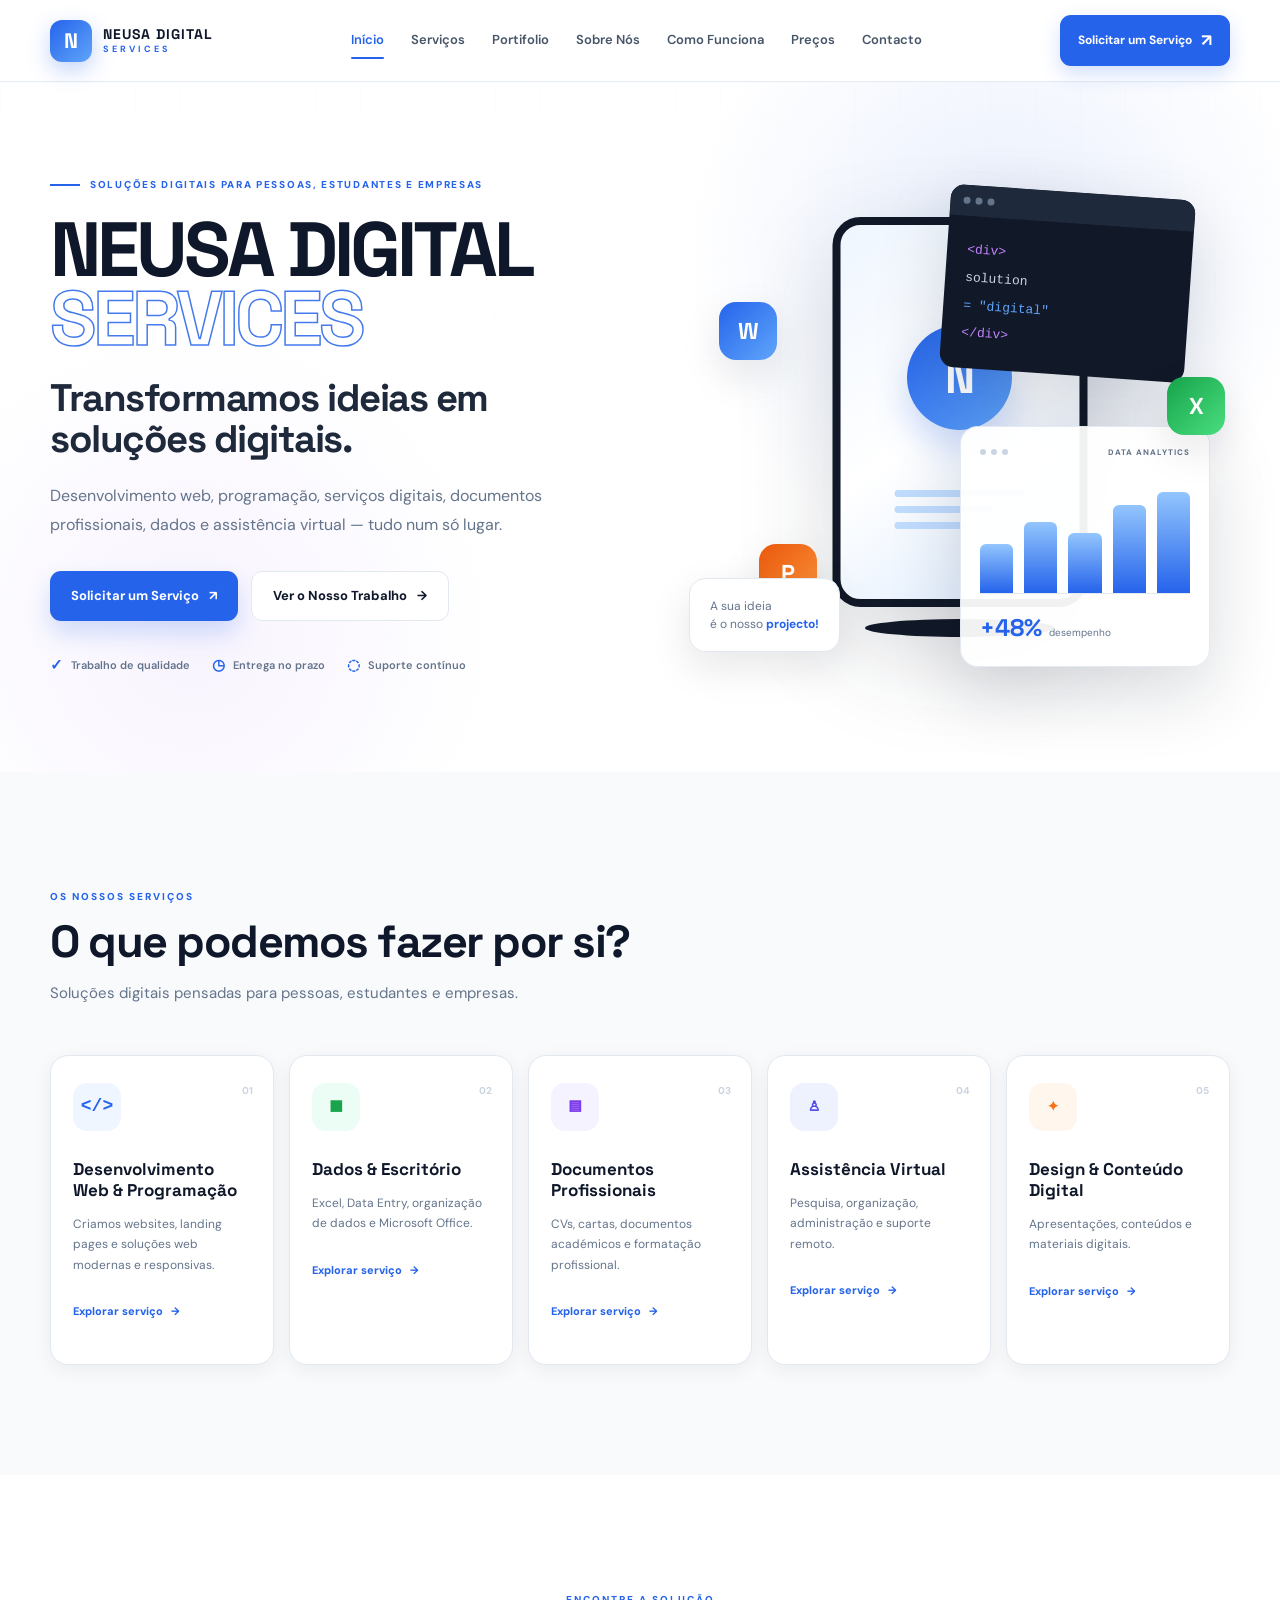
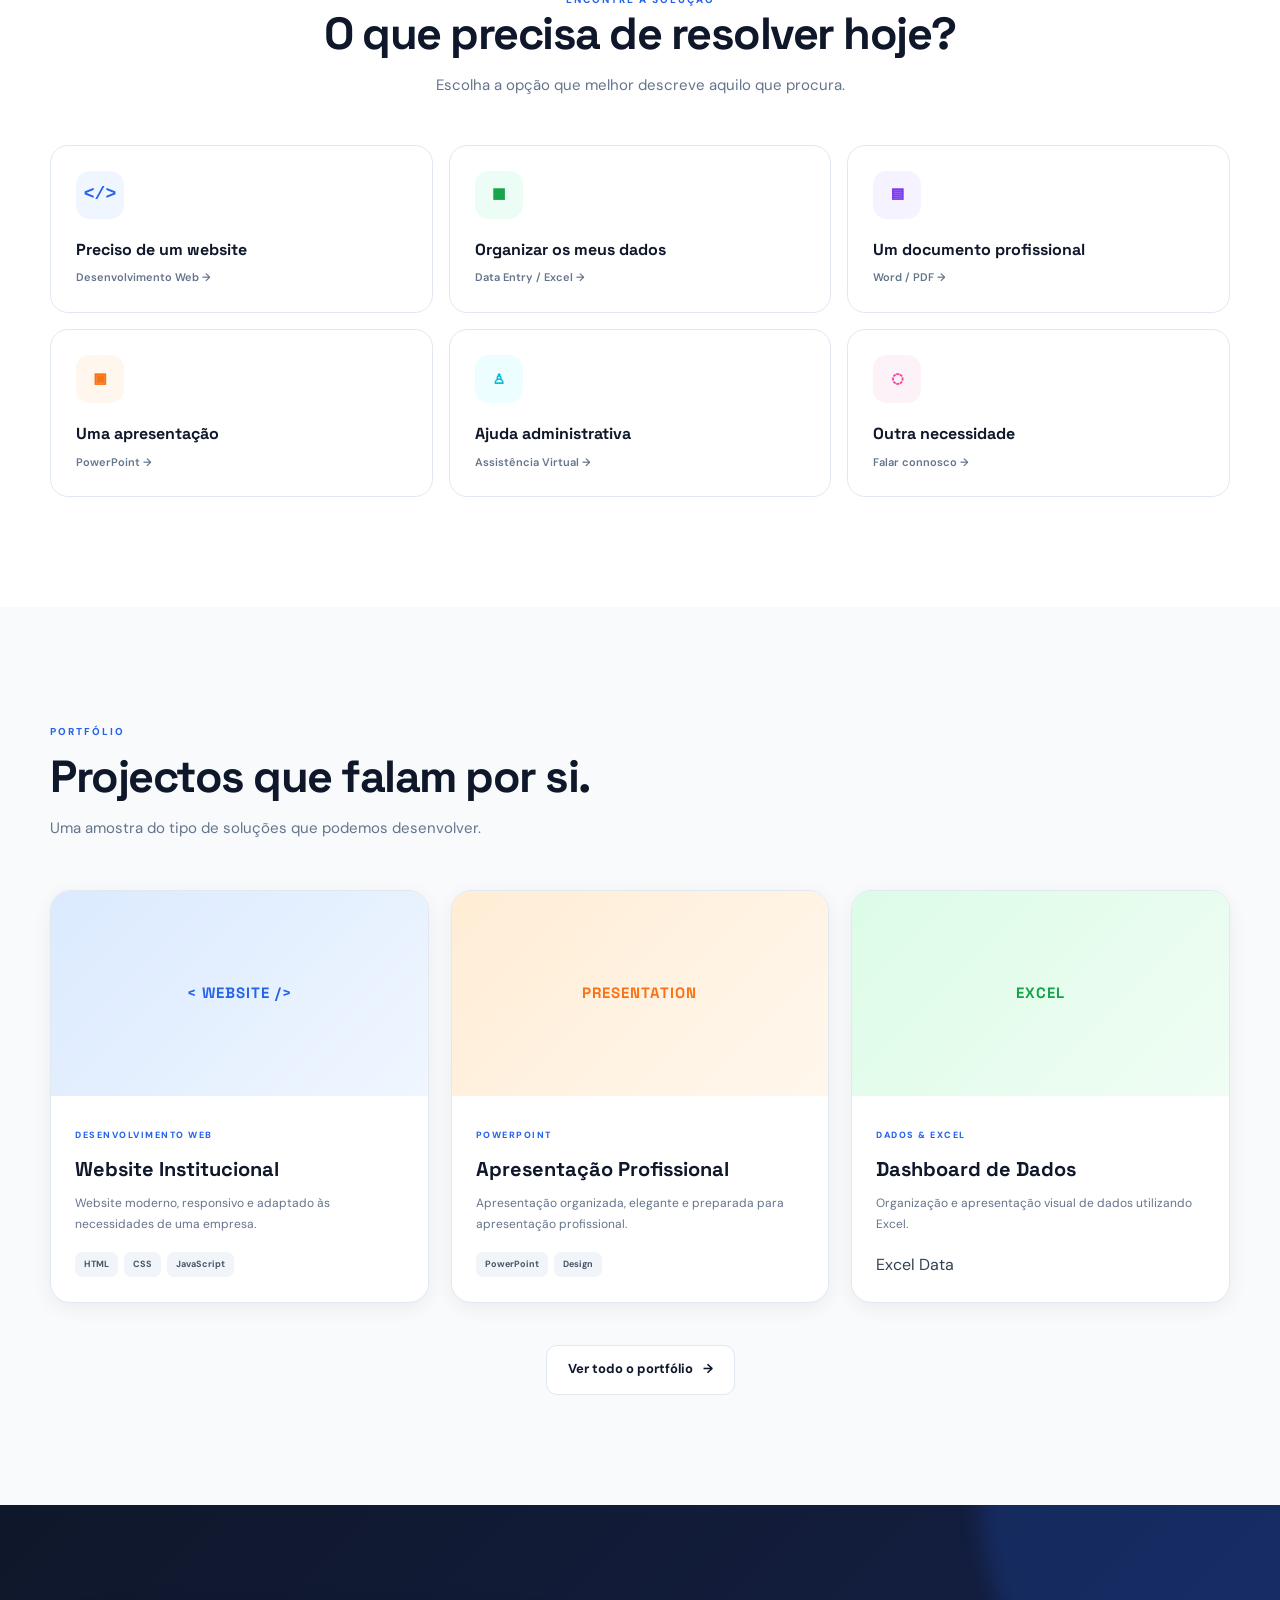
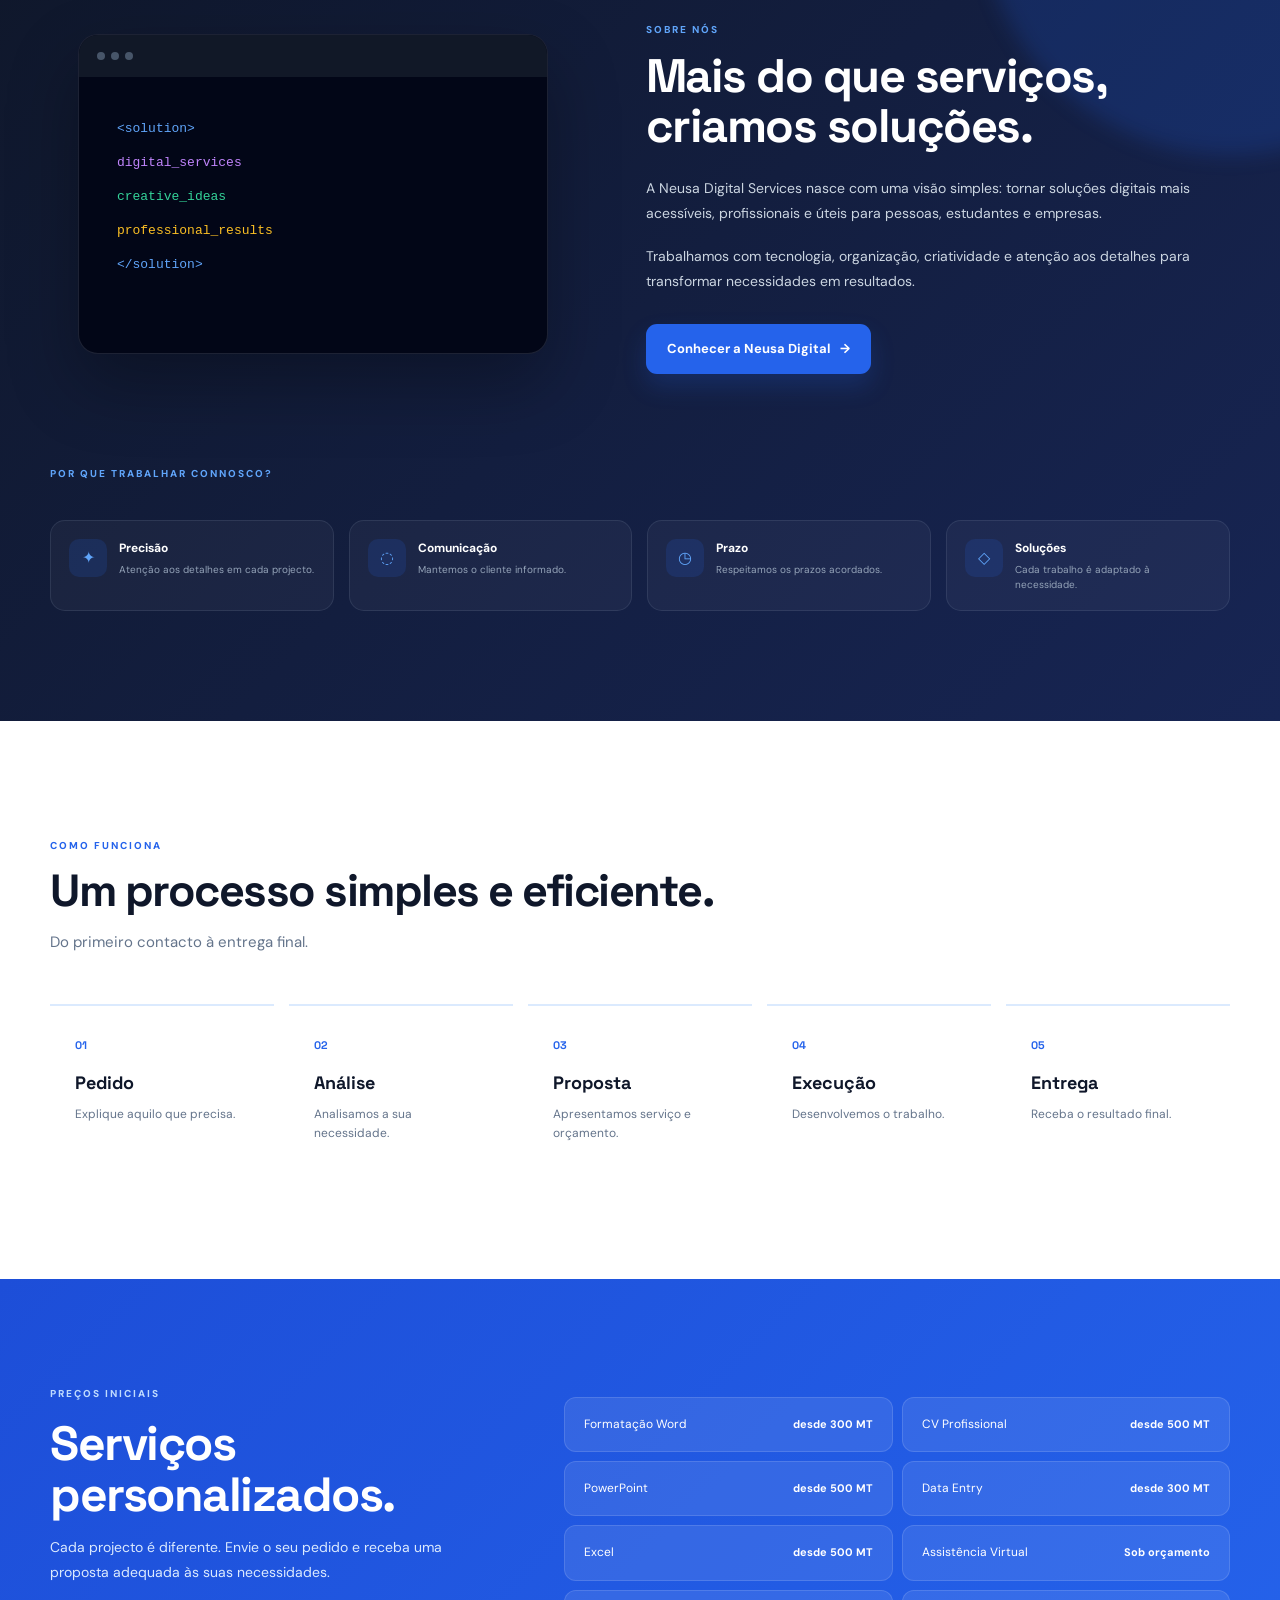
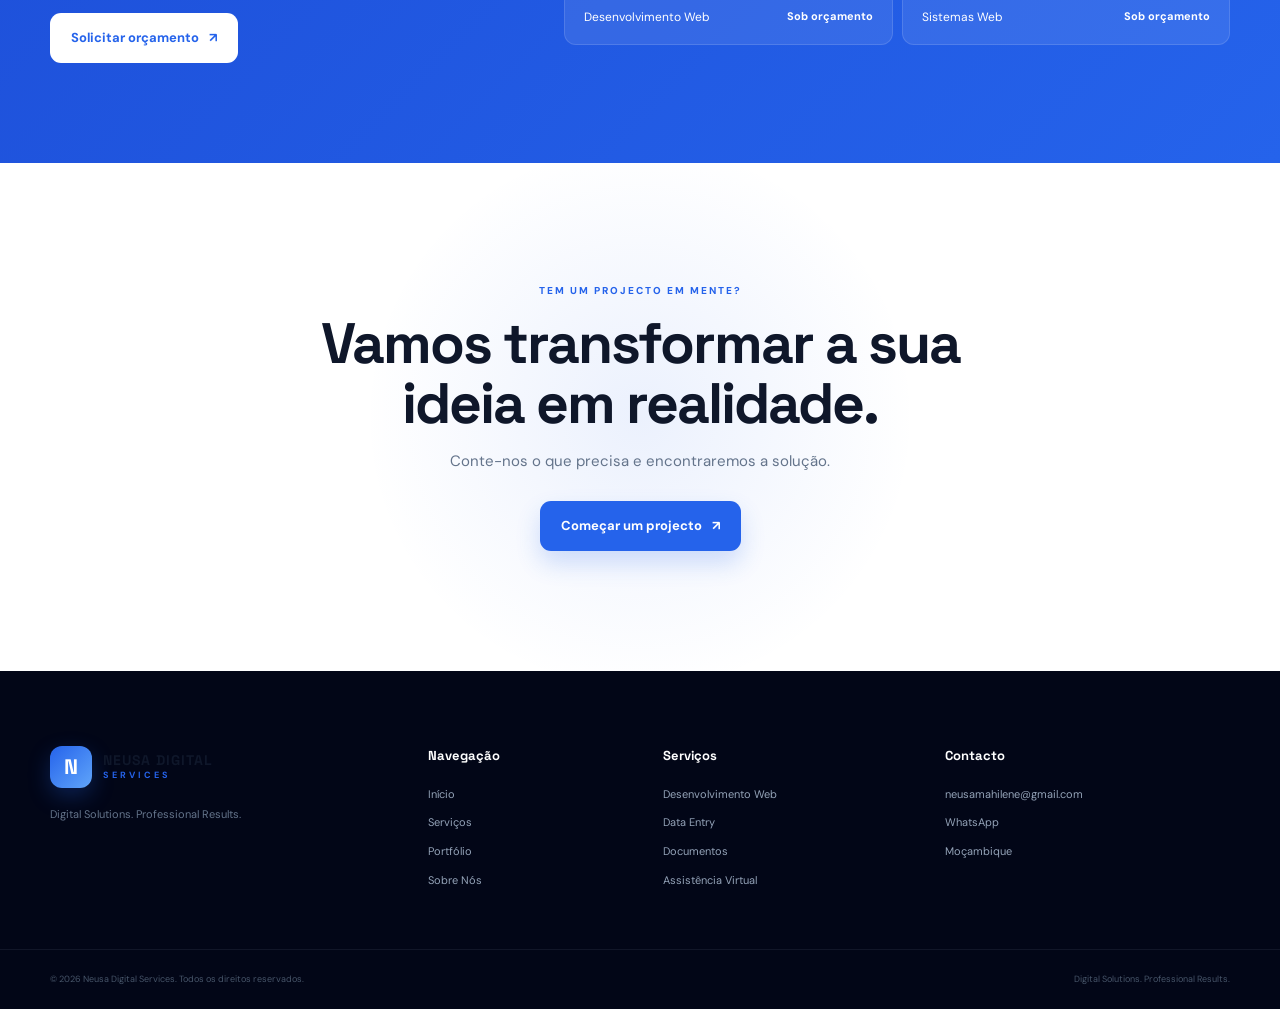
<file: index.html>
<!DOCTYPE html>
<html lang="pt-PT">

<head>
    <meta charset="UTF-8">

    <meta name="viewport"
          content="width=device-width, initial-scale=1.0">

    <meta name="description"
          content="Neusa Digital Services — soluções digitais, desenvolvimento web, documentos profissionais, dados e assistência virtual.">

    <meta name="keywords"
          content="Neusa Digital Services, desenvolvimento web, programação, Excel, Word, PowerPoint, assistência virtual, data entry">

    <meta name="author"
          content="Neusa Digital Services">

    <title>Neusa Digital Services | Soluções Digitais</title>

    <!-- GOOGLE FONTS -->
    <link rel="preconnect"
          href="https://fonts.googleapis.com">

    <link rel="preconnect"
          href="https://fonts.gstatic.com"
          crossorigin>

    <link href="https://fonts.googleapis.com/css2?family=DM+Sans:wght@400;500;600;700&family=Space+Grotesk:wght@500;600;700&display=swap"
          rel="stylesheet">

    <!-- CSS -->
    <link rel="stylesheet"
          href="style.css">
</head>


<body>

<!-- =====================================================
     HEADER
===================================================== -->

<header class="site-header">

    <div class="container header-content">

        <!-- LOGO -->
        <a href="index.html"
           class="logo">

            <div class="logo-symbol">
                N
            </div>

            <div class="logo-text">
                <strong>NEUSA DIGITAL</strong>
                <span>SERVICES</span>
            </div>

        </a>


        <!-- MENU DESKTOP -->

        <nav class="main-nav">

            <a href="index.html"
               class="active">
                Início
            </a>

            <a href="serviços.html">
                Serviços
            </a>

            <a href="portifolio.html">
                Portifolio
            </a>

            <a href="sobre.html">
                Sobre Nós
            </a>

            <a href="#processo">
                Como Funciona
            </a>

            <a href="#precos">
                Preços
            </a>

            <a href="contacto.html">
                Contacto
            </a>

        </nav>


        <!-- BOTÃO -->

        <a href="contacto.html"
           class="header-button">

            Solicitar um Serviço

            <span>↗</span>

        </a>


        <!-- MENU MOBILE -->

        <button class="menu-button"
                id="menuButton"
                aria-label="Abrir menu">

            ☰

        </button>

    </div>

</header>



<!-- =====================================================
     MENU MOBILE
===================================================== -->

<div class="mobile-menu"
     id="mobileMenu">

    <a href="index.html">
        Início
    </a>

    <a href="servicos.html">
        Serviços
    </a>

    <a href="portfolio.html">
        Portfólio
    </a>

    <a href="sobre.html">
        Sobre Nós
    </a>

    <a href="#processo">
        Como Funciona
    </a>

    <a href="#precos">
        Preços
    </a>

    <a href="contacto.html">
        Contacto
    </a>

</div>



<!-- =====================================================
     HERO
===================================================== -->

<section class="hero">

    <div class="hero-background"></div>

    <div class="container hero-content">


        <!-- TEXTO -->

        <div class="hero-text">

            <div class="hero-label">

                <span class="label-line"></span>

                SOLUÇÕES DIGITAIS PARA PESSOAS,
                ESTUDANTES E EMPRESAS

            </div>


            <h1>

                NEUSA DIGITAL

                <span>
                    SERVICES
                </span>

            </h1>


            <h2>
                Transformamos ideias
                em soluções digitais.
            </h2>


            <p class="hero-description">

                Desenvolvimento web, programação,
                serviços digitais, documentos profissionais,
                dados e assistência virtual — tudo num só lugar.

            </p>


            <!-- BOTÕES -->

            <div class="hero-buttons">

                <a href="contacto.html"
                   class="primary-button">

                    Solicitar um Serviço

                    <span>↗</span>

                </a>


                <a href="portfolio.html"
                   class="secondary-button">

                    Ver o Nosso Trabalho

                    <span>→</span>

                </a>

            </div>


            <!-- CONFIANÇA -->

            <div class="hero-trust">

                <div>

                    <strong>✓</strong>

                    <span>
                        Trabalho de qualidade
                    </span>

                </div>


                <div>

                    <strong>◷</strong>

                    <span>
                        Entrega no prazo
                    </span>

                </div>


                <div>

                    <strong>◌</strong>

                    <span>
                        Suporte contínuo
                    </span>

                </div>

            </div>

        </div>



        <!-- VISUAL -->

        <div class="hero-visual">


            <!-- CARTÃO DE CÓDIGO -->

            <div class="code-card">

                <div class="code-top">

                    <span></span>
                    <span></span>
                    <span></span>

                </div>


                <div class="code-content">

                    <span class="purple">
                        &lt;div&gt;
                    </span>

                    <span>
                        solution
                    </span>

                    <span class="blue">
                        = "digital"
                    </span>

                    <span class="purple">
                        &lt;/div&gt;
                    </span>

                </div>

            </div>



            <!-- ÍCONES OFFICE -->

            <div class="floating-app word">

                W

            </div>


            <div class="floating-app excel">

                X

            </div>


            <div class="floating-app powerpoint">

                P

            </div>



            <!-- DASHBOARD -->

            <div class="dashboard-card">

                <div class="dashboard-header">

                    <div class="dashboard-dots">

                        <span></span>
                        <span></span>
                        <span></span>

                    </div>

                    <small>
                        DATA ANALYTICS
                    </small>

                </div>


                <div class="dashboard-chart">

                    <div
                        class="bar"
                        style="height:45%">
                    </div>

                    <div
                        class="bar"
                        style="height:65%">
                    </div>

                    <div
                        class="bar"
                        style="height:55%">
                    </div>

                    <div
                        class="bar"
                        style="height:80%">
                    </div>

                    <div
                        class="bar"
                        style="height:92%">
                    </div>

                </div>


                <div class="dashboard-number">

                    <strong>
                        +48%
                    </strong>

                    <span>
                        desempenho
                    </span>

                </div>

            </div>



            <!-- ELEMENTO CENTRAL -->

            <div class="hero-device">

                <div class="device-screen">

                    <div class="device-person">

                        N

                    </div>

                    <div class="device-lines">

                        <span></span>
                        <span></span>
                        <span></span>

                    </div>

                </div>


                <div class="device-base"></div>

            </div>



            <!-- FRASE -->

            <div class="idea-message">

                A sua ideia

                <br>

                é o nosso

                <strong>
                    projecto!
                </strong>

            </div>

        </div>

    </div>

</section>



<!-- =====================================================
     SERVIÇOS
===================================================== -->

<section class="services-section"
         id="servicos">

    <div class="container">


        <div class="section-heading">

            <span class="section-label">
                OS NOSSOS SERVIÇOS
            </span>

            <h2>
                O que podemos fazer por si?
            </h2>

            <p>
                Soluções digitais pensadas para
                pessoas, estudantes e empresas.
            </p>

        </div>



        <div class="services-grid">


            <!-- SERVIÇO 1 -->

            <article class="service-card">

                <div class="service-icon blue">
                    &lt;/&gt;
                </div>

                <span class="service-number">
                    01
                </span>

                <h3>
                    Desenvolvimento Web
                    & Programação
                </h3>

                <p>

                    Criamos websites,
                    landing pages e soluções
                    web modernas e responsivas.

                </p>

                <a href="desenvolvimento-web.html">

                    Explorar serviço

                    <span>→</span>

                </a>

            </article>



            <!-- SERVIÇO 2 -->

            <article class="service-card">

                <div class="service-icon green">
                    ▦
                </div>

                <span class="service-number">
                    02
                </span>

                <h3>
                    Dados & Escritório
                </h3>

                <p>

                    Excel, Data Entry,
                    organização de dados
                    e Microsoft Office.

                </p>

                <a href="servicos.html">

                    Explorar serviço

                    <span>→</span>

                </a>

            </article>



            <!-- SERVIÇO 3 -->

            <article class="service-card">

                <div class="service-icon purple">
                    ▤
                </div>

                <span class="service-number">
                    03
                </span>

                <h3>
                    Documentos
                    Profissionais
                </h3>

                <p>

                    CVs, cartas,
                    documentos académicos
                    e formatação profissional.

                </p>

                <a href="servicos.html">

                    Explorar serviço

                    <span>→</span>

                </a>

            </article>



            <!-- SERVIÇO 4 -->

            <article class="service-card">

                <div class="service-icon violet">
                    ♙
                </div>

                <span class="service-number">
                    04
                </span>

                <h3>
                    Assistência Virtual
                </h3>

                <p>

                    Pesquisa, organização,
                    administração e
                    suporte remoto.

                </p>

                <a href="servicos.html">

                    Explorar serviço

                    <span>→</span>

                </a>

            </article>



            <!-- SERVIÇO 5 -->

            <article class="service-card">

                <div class="service-icon orange">
                    ✦
                </div>

                <span class="service-number">
                    05
                </span>

                <h3>
                    Design & Conteúdo
                    Digital
                </h3>

                <p>

                    Apresentações,
                    conteúdos e materiais
                    digitais.

                </p>

                <a href="servicos.html">

                    Explorar serviço

                    <span>→</span>

                </a>

            </article>

        </div>

    </div>

</section>



<!-- =====================================================
     ESCOLHA O SERVIÇO
===================================================== -->

<section class="solution-section">

    <div class="container">


        <div class="solution-heading">

            <span>
                ENCONTRE A SOLUÇÃO
            </span>

            <h2>
                O que precisa de resolver hoje?
            </h2>

            <p>
                Escolha a opção que melhor
                descreve aquilo que procura.
            </p>

        </div>



        <div class="solution-grid">


            <a href="desenvolvimento-web.html"
               class="solution-card">

                <div class="solution-icon">
                    &lt;/&gt;
                </div>

                <strong>
                    Preciso de um website
                </strong>

                <small>
                    Desenvolvimento Web →
                </small>

            </a>



            <a href="servicos.html"
               class="solution-card">

                <div class="solution-icon green">
                    ▦
                </div>

                <strong>
                    Organizar os meus dados
                </strong>

                <small>
                    Data Entry / Excel →
                </small>

            </a>



            <a href="servicos.html"
               class="solution-card">

                <div class="solution-icon purple">
                    ▤
                </div>

                <strong>
                    Um documento profissional
                </strong>

                <small>
                    Word / PDF →
                </small>

            </a>



            <a href="servicos.html"
               class="solution-card">

                <div class="solution-icon orange">
                    ▣
                </div>

                <strong>
                    Uma apresentação
                </strong>

                <small>
                    PowerPoint →
                </small>

            </a>



            <a href="servicos.html"
               class="solution-card">

                <div class="solution-icon cyan">
                    ♙
                </div>

                <strong>
                    Ajuda administrativa
                </strong>

                <small>
                    Assistência Virtual →
                </small>

            </a>



            <a href="contacto.html"
               class="solution-card">

                <div class="solution-icon pink">
                    ◌
                </div>

                <strong>
                    Outra necessidade
                </strong>

                <small>
                    Falar connosco →
                </small>

            </a>

        </div>

    </div>

</section>



<!-- =====================================================
     PORTFÓLIO
===================================================== -->

<section class="portfolio-section"
         id="portfolio">

    <div class="container">


        <div class="section-heading">

            <span class="section-label">
                PORTFÓLIO
            </span>

            <h2>
                Projectos que falam por si.
            </h2>

            <p>
                Uma amostra do tipo de soluções
                que podemos desenvolver.
            </p>

        </div>



        <div class="portfolio-grid">


            <article class="portfolio-card">

                <div class="portfolio-preview website-preview">

                    <span>
                        &lt; WEBSITE /&gt;
                    </span>

                </div>

                <div class="portfolio-content">

                    <small>
                        DESENVOLVIMENTO WEB
                    </small>

                    <h3>
                        Website Institucional
                    </h3>

                    <p>
                        Website moderno, responsivo
                        e adaptado às necessidades
                        de uma empresa.
                    </p>

                    <div class="portfolio-tags">

                        <span>
                            HTML
                        </span>

                        <span>
                            CSS
                        </span>

                        <span>
                            JavaScript
                        </span>

                    </div>

                </div>

            </article>



            <article class="portfolio-card">

                <div class="portfolio-preview powerpoint-preview">

                    <span>
                        PRESENTATION
                    </span>

                </div>

                <div class="portfolio-content">

                    <small>
                        POWERPOINT
                    </small>

                    <h3>
                        Apresentação Profissional
                    </h3>

                    <p>
                        Apresentação organizada,
                        elegante e preparada para
                        apresentação profissional.
                    </p>

                    <div class="portfolio-tags">

                        <span>
                            PowerPoint
                        </span>

                        <span>
                            Design
                        </span>

                    </div>

                </div>

            </article>



            <article class="portfolio-card">

                <div class="portfolio-preview excel-preview">

                    <span>
                        EXCEL
                    </span>

                </div>

                <div class="portfolio-content">

                    <small>
                        DADOS & EXCEL
                    </small>

                    <h3>
                        Dashboard de Dados
                    </h3>

                    <p>
                        Organização e apresentação
                        visual de dados utilizando
                        Excel.
                    </p>

                    <div class="portifolio-tags">

                        <span>
                            Excel
                        </span>

                        <span>
                            Data
                        </span>

                    </div>

                </div>

            </article>

        </div>


        <div class="center-button">

            <a href="portifolio.html"
               class="outline-button">

                Ver todo o portfólio

                <span>→</span>

            </a>

        </div>

    </div>

</section>



<!-- =====================================================
     SOBRE
===================================================== -->

<section class="about-section"
         id="sobre">

    <div class="container about-grid">


        <div class="about-visual">

            <div class="about-screen">

                <div class="screen-header">

                    <span></span>
                    <span></span>
                    <span></span>

                </div>

                <div class="screen-code">

                    <span>&lt;solution&gt;</span>

                    <span>
                        digital_services
                    </span>

                    <span>
                        creative_ideas
                    </span>

                    <span>
                        professional_results
                    </span>

                    <span>&lt;/solution&gt;</span>

                </div>

            </div>

        </div>



        <div class="about-text">

            <span class="section-label light-label">
                SOBRE NÓS
            </span>

            <h2>
                Mais do que serviços,
                criamos soluções.
            </h2>

            <p>

                A Neusa Digital Services nasce
                com uma visão simples:
                tornar soluções digitais mais
                acessíveis, profissionais e úteis
                para pessoas, estudantes e empresas.

            </p>

            <p>

                Trabalhamos com tecnologia,
                organização, criatividade e
                atenção aos detalhes para
                transformar necessidades em
                resultados.

            </p>

            <a href="sobre.html"
               class="primary-button">

                Conhecer a Neusa Digital

                <span>→</span>

            </a>

        </div>



        <div class="why-us">

            <span class="section-label light-label">
                POR QUE TRABALHAR CONNOSCO?
            </span>


            <div class="why-grid">


                <div class="why-item">

                    <div class="why-icon">
                        ✦
                    </div>

                    <div>

                        <strong>
                            Precisão
                        </strong>

                        <small>
                            Atenção aos detalhes
                            em cada projecto.
                        </small>

                    </div>

                </div>



                <div class="why-item">

                    <div class="why-icon">
                        ◌
                    </div>

                    <div>

                        <strong>
                            Comunicação
                        </strong>

                        <small>
                            Mantemos o cliente
                            informado.
                        </small>

                    </div>

                </div>



                <div class="why-item">

                    <div class="why-icon">
                        ◷
                    </div>

                    <div>

                        <strong>
                            Prazo
                        </strong>

                        <small>
                            Respeitamos os prazos
                            acordados.
                        </small>

                    </div>

                </div>



                <div class="why-item">

                    <div class="why-icon">
                        ◇
                    </div>

                    <div>

                        <strong>
                            Soluções
                        </strong>

                        <small>
                            Cada trabalho é
                            adaptado à necessidade.
                        </small>

                    </div>

                </div>

            </div>

        </div>

    </div>

</section>



<!-- =====================================================
     PROCESSO
===================================================== -->

<section class="process-section"
         id="processo">

    <div class="container">


        <div class="section-heading">

            <span class="section-label">
                COMO FUNCIONA
            </span>

            <h2>
                Um processo simples e eficiente.
            </h2>

            <p>
                Do primeiro contacto à entrega final.
            </p>

        </div>



        <div class="process-grid">


            <div class="process-item">

                <span class="process-number">
                    01
                </span>

                <h3>
                    Pedido
                </h3>

                <p>
                    Explique aquilo
                    que precisa.
                </p>

            </div>



            <div class="process-item">

                <span class="process-number">
                    02
                </span>

                <h3>
                    Análise
                </h3>

                <p>
                    Analisamos a
                    sua necessidade.
                </p>

            </div>



            <div class="process-item">

                <span class="process-number">
                    03
                </span>

                <h3>
                    Proposta
                </h3>

                <p>
                    Apresentamos
                    serviço e orçamento.
                </p>

            </div>



            <div class="process-item">

                <span class="process-number">
                    04
                </span>

                <h3>
                    Execução
                </h3>

                <p>
                    Desenvolvemos
                    o trabalho.
                </p>

            </div>



            <div class="process-item">

                <span class="process-number">
                    05
                </span>

                <h3>
                    Entrega
                </h3>

                <p>
                    Receba o resultado
                    final.
                </p>

            </div>

        </div>

    </div>

</section>



<!-- =====================================================
     PREÇOS
===================================================== -->

<section class="pricing-section"
         id="precos">

    <div class="container pricing-grid">


        <div class="pricing-intro">

            <span>
                PREÇOS INICIAIS
            </span>

            <h2>
                Serviços personalizados.
            </h2>

            <p>

                Cada projecto é diferente.
                Envie o seu pedido e receba
                uma proposta adequada às
                suas necessidades.

            </p>

            <a href="contacto.html"
               class="white-button">

                Solicitar orçamento

                <span>↗</span>

            </a>

        </div>



        <div class="price-list">


            <div class="price-item">

                <span>
                    Formatação Word
                </span>

                <strong>
                    desde 300 MT
                </strong>

            </div>



            <div class="price-item">

                <span>
                    CV Profissional
                </span>

                <strong>
                    desde 500 MT
                </strong>

            </div>



            <div class="price-item">

                <span>
                    PowerPoint
                </span>

                <strong>
                    desde 500 MT
                </strong>

            </div>



            <div class="price-item">

                <span>
                    Data Entry
                </span>

                <strong>
                    desde 300 MT
                </strong>

            </div>



            <div class="price-item">

                <span>
                    Excel
                </span>

                <strong>
                    desde 500 MT
                </strong>

            </div>



            <div class="price-item">

                <span>
                    Assistência Virtual
                </span>

                <strong>
                    Sob orçamento
                </strong>

            </div>



            <div class="price-item">

                <span>
                    Desenvolvimento Web
                </span>

                <strong>
                    Sob orçamento
                </strong>

            </div>



            <div class="price-item">

                <span>
                    Sistemas Web
                </span>

                <strong>
                    Sob orçamento
                </strong>

            </div>

        </div>

    </div>

</section>



<!-- =====================================================
     CTA
===================================================== -->

<section class="final-cta">

    <div class="container">

        <span>
            TEM UM PROJECTO EM MENTE?
        </span>

        <h2>
            Vamos transformar a sua ideia
            em realidade.
        </h2>

        <p>
            Conte-nos o que precisa
            e encontraremos a solução.
        </p>

        <a href="contacto.html"
           class="primary-button">

            Começar um projecto

            <span>↗</span>

        </a>

    </div>

</section>



<!-- =====================================================
     FOOTER
===================================================== -->

<footer class="footer">

    <div class="container footer-grid">


        <!-- MARCA -->

        <div class="footer-brand">

            <a href="index.html"
               class="logo">

                <div class="logo-symbol">
                    N
                </div>

                <div class="logo-text">

                    <strong>
                        NEUSA DIGITAL
                    </strong>

                    <span>
                        SERVICES
                    </span>

                </div>

            </a>

            <p>
                Digital Solutions.
                Professional Results.
            </p>

        </div>



        <!-- LINKS -->

        <div class="footer-column">

            <h4>
                Navegação
            </h4>

            <a href="index.html">
                Início
            </a>

            <a href="servicos.html">
                Serviços
            </a>

            <a href="portfolio.html">
                Portfólio
            </a>

            <a href="sobre.html">
                Sobre Nós
            </a>

        </div>



        <!-- SERVIÇOS -->

        <div class="footer-column">

            <h4>
                Serviços
            </h4>

            <a href="desenvolvimento-web.html">
                Desenvolvimento Web
            </a>

            <a href="servicos.html">
                Data Entry
            </a>

            <a href="servicos.html">
                Documentos
            </a>

            <a href="servicos.html">
                Assistência Virtual
            </a>

        </div>



        <!-- CONTACTO -->

        <div class="footer-column">

            <h4>
                Contacto
            </h4>

            <a href="mailto:neusamahilene@gmail.com">

                neusamahilene@gmail.com

            </a>

            <a href="https://wa.me/258852363012?text=Ol%C3%A1!%20Encontrei%20a%20Neusa%20Digital%20Services%20e%20gostaria%20de%20saber%20mais%20sobre%20os%20servi%C3%A7os."
   target="_blank"
   rel="noopener noreferrer">

    WhatsApp

</a>

            <span>
                Moçambique
            </span>

        </div>


    </div>


    <div class="footer-bottom">

        <div class="container">

            <span>
                © 2026 Neusa Digital Services.
                Todos os direitos reservados.
            </span>

            <span>
                Digital Solutions. Professional Results.
            </span>

        </div>

    </div>

</footer>



<!-- =====================================================
     JAVASCRIPT
===================================================== -->

<script src="script.js"></script>

</body>

</html>
</file>
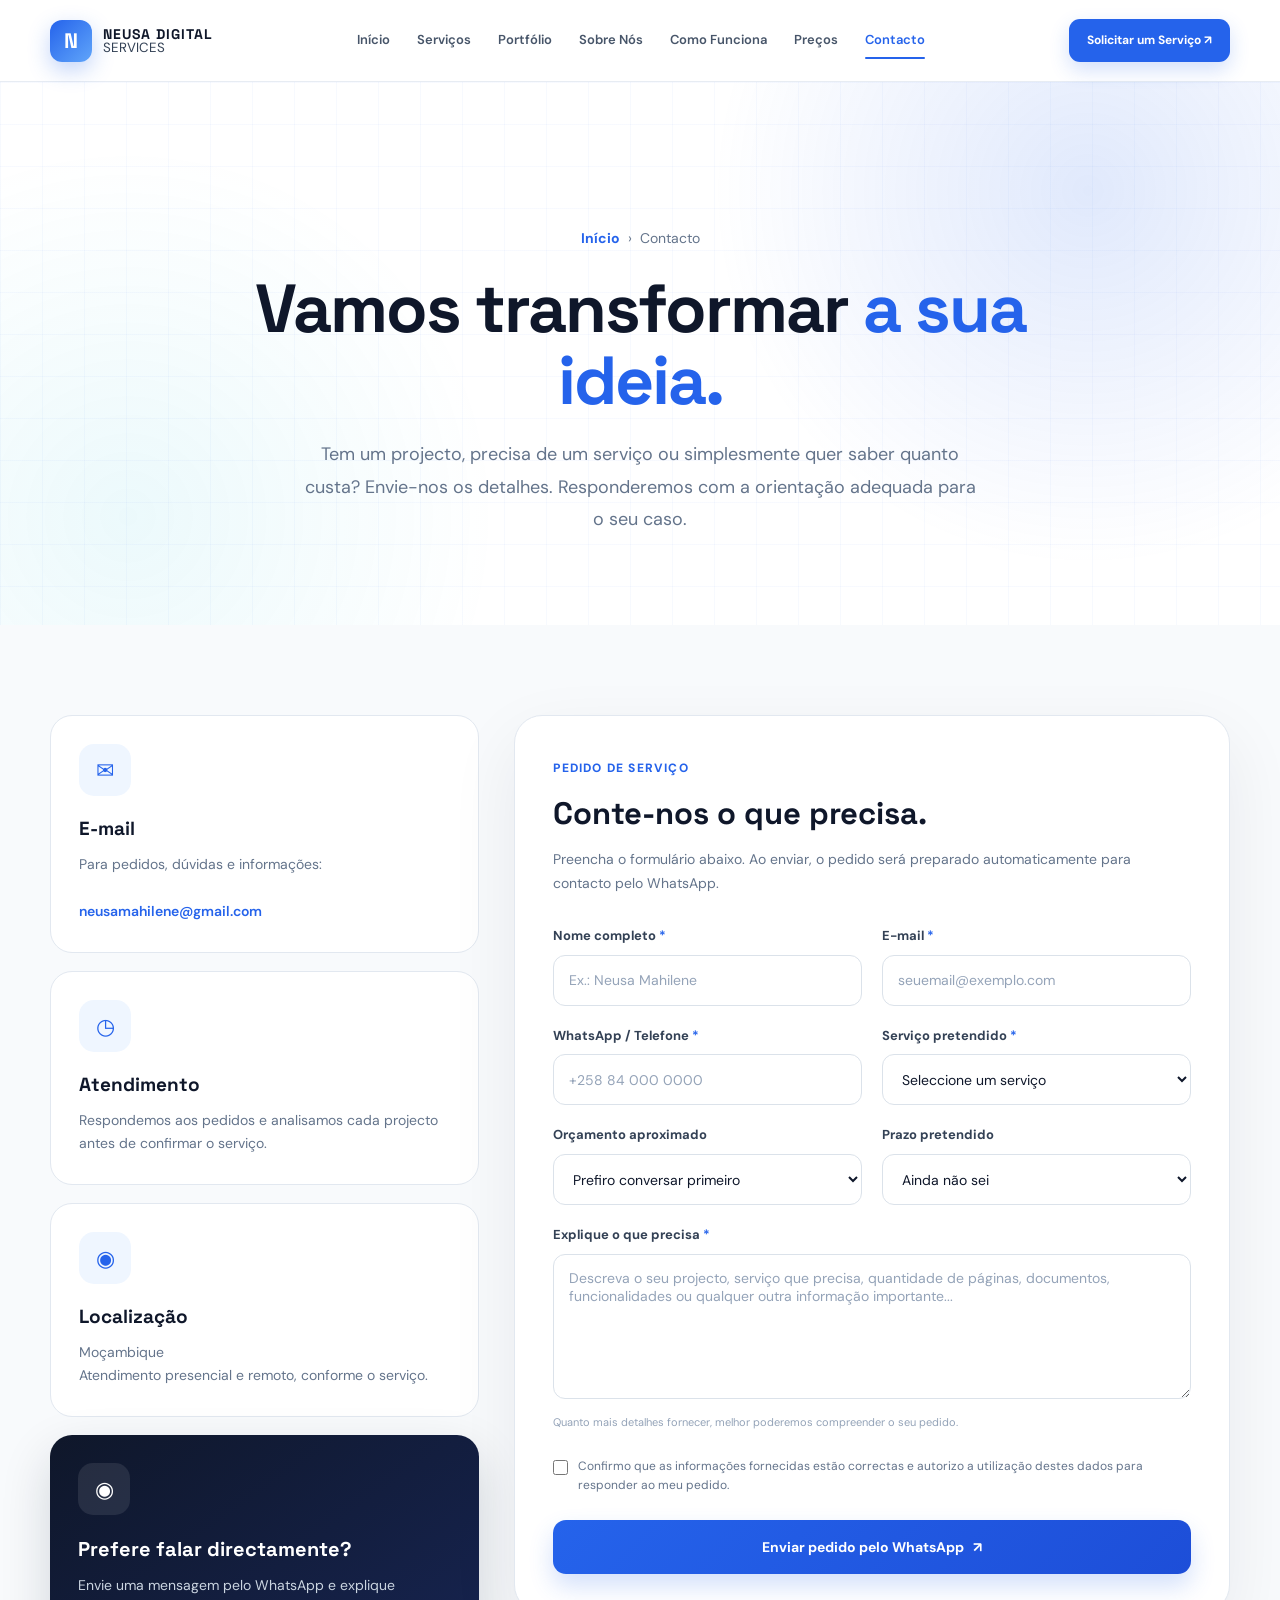
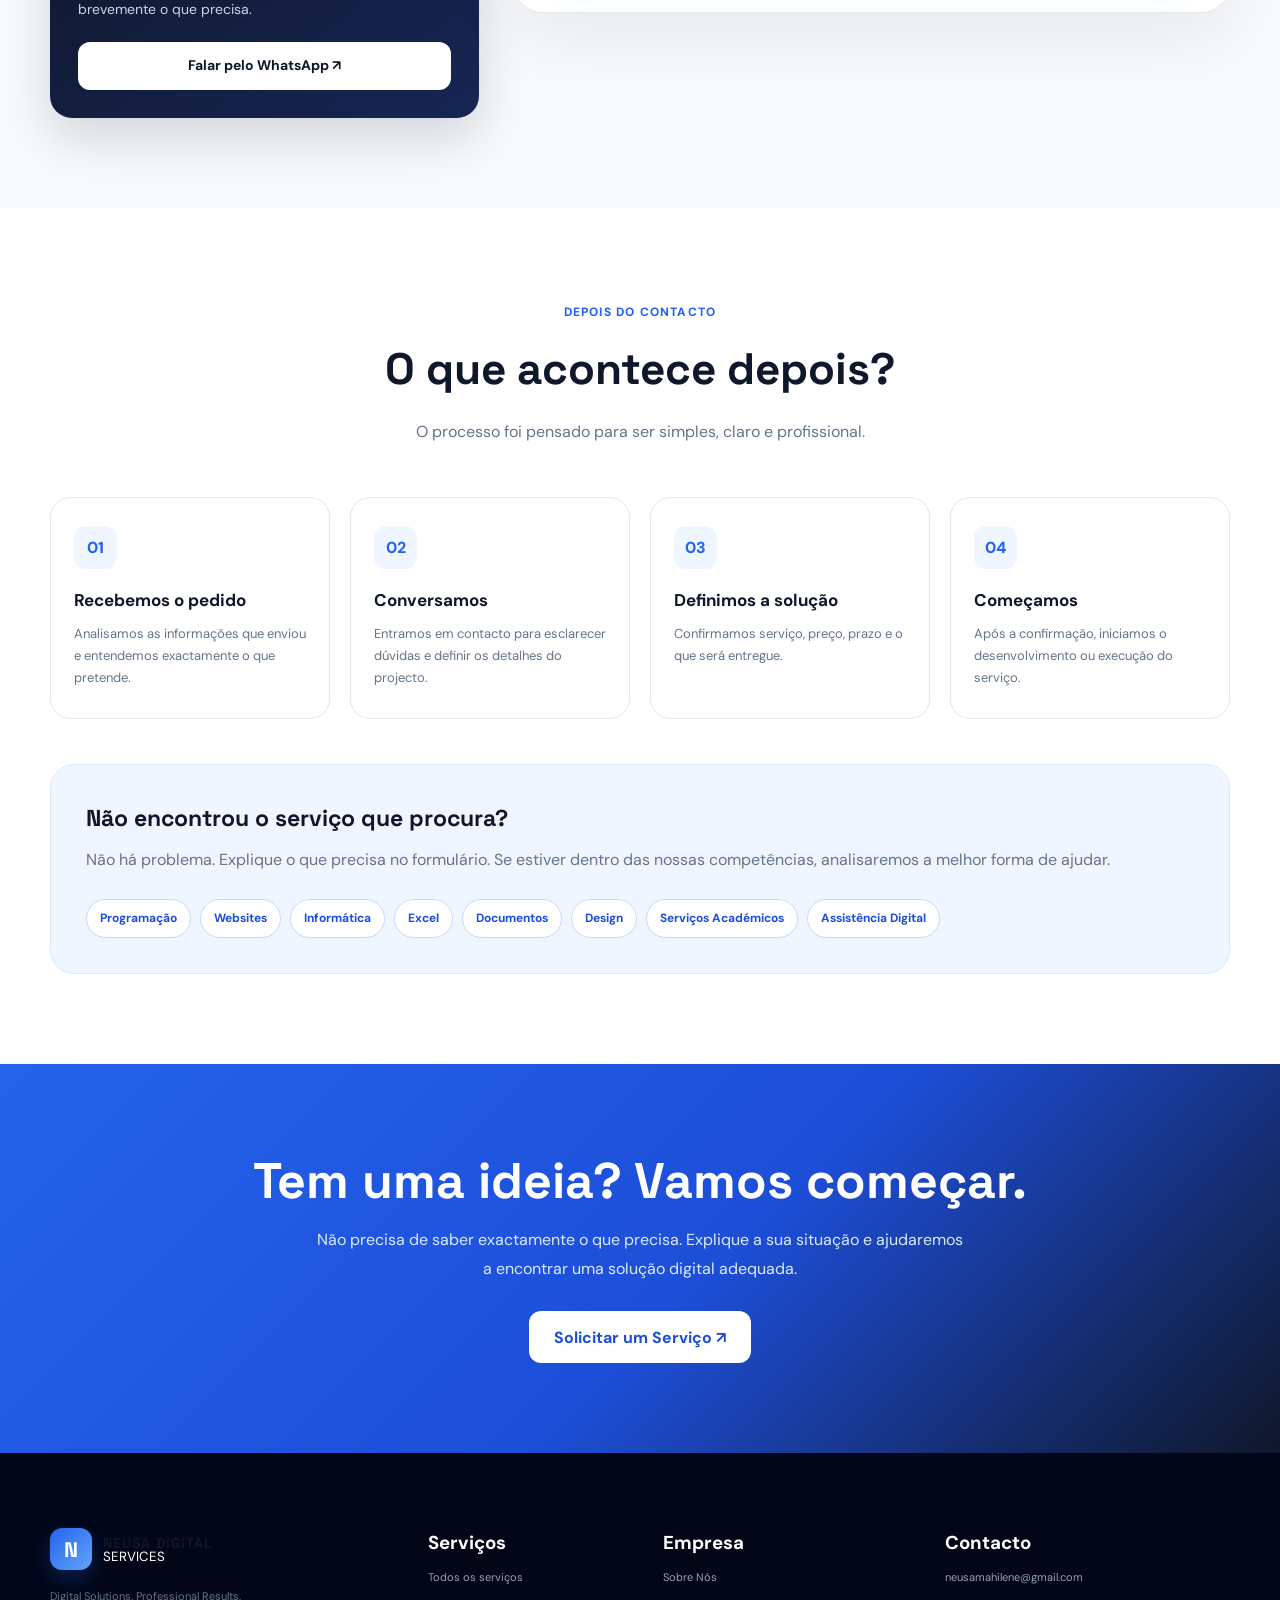
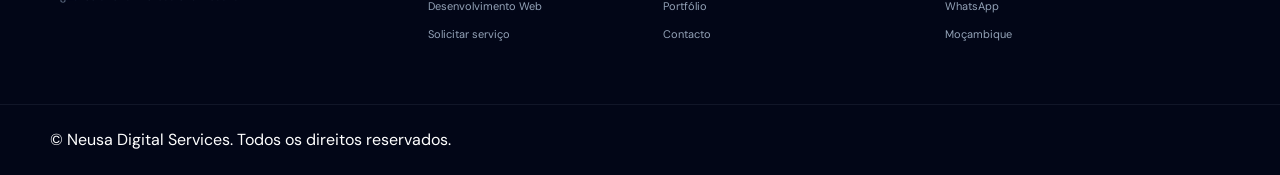
<file: Contacto.html>
<!DOCTYPE html>
<html lang="pt-PT">

<head>
    <meta charset="UTF-8">

    <meta
        name="viewport"
        content="width=device-width, initial-scale=1.0"
    >

    <title>Contacto | Neusa Digital Services</title>

    <meta
        name="description"
        content="Entre em contacto com a Neusa Digital Services para solicitar serviços digitais, desenvolvimento web, programação, documentos, design, informática e muito mais."
    >

    <meta
        name="keywords"
        content="Neusa Digital Services, contacto, serviços digitais, desenvolvimento web, programação, informática, design, Moçambique"
    >

    <link rel="preconnect" href="https://fonts.googleapis.com">
    <link rel="preconnect" href="https://fonts.gstatic.com" crossorigin>

    <link
        href="https://fonts.googleapis.com/css2?family=DM+Sans:wght@400;500;600;700&family=Space+Grotesk:wght@500;600;700&display=swap"
        rel="stylesheet"
    >

    <link rel="stylesheet" href="style.css">

    <style>

        /* =========================================================
           CONTACTO
        ========================================================= */

        .contact-page {
            background: #f8fafc;
        }

        /* HERO */

        .contact-hero {
            position: relative;
            overflow: hidden;
            padding: 145px 0 90px;

            background:
                radial-gradient(
                    circle at 85% 20%,
                    rgba(37, 99, 235, .14),
                    transparent 32%
                ),
                radial-gradient(
                    circle at 10% 80%,
                    rgba(6, 182, 212, .08),
                    transparent 30%
                ),
                #ffffff;
        }

        .contact-hero::before {
            content: "";
            position: absolute;
            inset: 0;
            pointer-events: none;

            background-image:
                linear-gradient(
                    rgba(37, 99, 235, .035) 1px,
                    transparent 1px
                ),
                linear-gradient(
                    90deg,
                    rgba(37, 99, 235, .035) 1px,
                    transparent 1px
                );

            background-size: 42px 42px;
        }

        .contact-hero-content {
            position: relative;
            z-index: 1;

            max-width: 850px;
            margin: auto;

            text-align: center;
        }

        .contact-breadcrumb {
            display: flex;
            justify-content: center;
            align-items: center;
            gap: 8px;

            margin-bottom: 24px;

            color: #64748b;
            font-size: 14px;
        }

        .contact-breadcrumb a {
            color: #2563eb;
            font-weight: 700;
            text-decoration: none;
        }

        .contact-hero h1 {
            margin: 0 0 22px;

            font-family: "Space Grotesk", sans-serif;
            font-size: clamp(42px, 6vw, 68px);
            line-height: 1.05;
            letter-spacing: -2px;

            color: #0f172a;
        }

        .contact-hero h1 span {
            color: #2563eb;
        }

        .contact-hero p {
            max-width: 680px;
            margin: auto;

            color: #64748b;
            font-size: 18px;
            line-height: 1.8;
        }

        /* MAIN */

        .contact-section {
            padding: 90px 0;
        }

        .contact-layout {
            display: grid;
            grid-template-columns: .75fr 1.25fr;
            gap: 35px;
            align-items: start;
        }

        /* INFO */

        .contact-info {
            display: grid;
            gap: 18px;
        }

        .contact-info-card {
            padding: 28px;

            border: 1px solid #e2e8f0;
            border-radius: 22px;

            background: #ffffff;

            transition: .3s ease;
        }

        .contact-info-card:hover {
            transform: translateY(-4px);

            border-color: rgba(37, 99, 235, .25);

            box-shadow:
                0 18px 45px rgba(15, 23, 42, .07);
        }

        .contact-info-icon {
            display: grid;
            place-items: center;

            width: 52px;
            height: 52px;

            margin-bottom: 18px;

            border-radius: 15px;

            background: #eff6ff;
            color: #2563eb;

            font-size: 22px;
        }

        .contact-info-card h3 {
            margin: 0 0 8px;

            font-family: "Space Grotesk", sans-serif;
            font-size: 19px;

            color: #0f172a;
        }

        .contact-info-card p {
            margin: 0;

            color: #64748b;
            font-size: 14px;
            line-height: 1.7;
        }

        .contact-info-card a {
            color: #2563eb;
            font-weight: 600;
            text-decoration: none;
            word-break: break-word;
        }

        /* WHATSAPP */

        .whatsapp-card {
            padding: 28px;

            border-radius: 22px;

            background:
                linear-gradient(
                    145deg,
                    #0f172a,
                    #172554
                );

            color: white;

            box-shadow:
                0 20px 50px rgba(15, 23, 42, .16);
        }

        .whatsapp-card .contact-info-icon {
            background: rgba(255,255,255,.09);
            color: #ffffff;
        }

        .whatsapp-card h3 {
            margin: 0 0 9px;

            font-family: "Space Grotesk", sans-serif;
            font-size: 20px;
        }

        .whatsapp-card p {
            margin: 0 0 20px;

            color: #cbd5e1;
            line-height: 1.7;
            font-size: 14px;
        }

        .whatsapp-button {
            display: flex;
            align-items: center;
            justify-content: center;

            min-height: 48px;

            border-radius: 12px;

            background: #ffffff;
            color: #0f172a;

            text-decoration: none;
            font-size: 14px;
            font-weight: 700;

            transition: .25s ease;
        }

        .whatsapp-button:hover {
            transform: translateY(-2px);
            background: #eff6ff;
        }

        /* FORM */

        .contact-form-card {
            padding: 38px;

            border: 1px solid #e2e8f0;
            border-radius: 28px;

            background: #ffffff;

            box-shadow:
                0 25px 70px rgba(15, 23, 42, .07);
        }

        .contact-form-heading {
            margin-bottom: 30px;
        }

        .contact-form-heading span {
            display: inline-block;

            margin-bottom: 10px;

            color: #2563eb;

            font-size: 12px;
            font-weight: 800;
            text-transform: uppercase;
            letter-spacing: 1.2px;
        }

        .contact-form-heading h2 {
            margin: 0 0 10px;

            font-family: "Space Grotesk", sans-serif;
            font-size: 31px;

            color: #0f172a;
        }

        .contact-form-heading p {
            margin: 0;

            color: #64748b;
            line-height: 1.7;
            font-size: 14px;
        }

        .form-grid {
            display: grid;
            grid-template-columns: 1fr 1fr;
            gap: 20px;
        }

        .form-group {
            display: flex;
            flex-direction: column;
            gap: 8px;
        }

        .form-group.full {
            grid-column: 1 / -1;
        }

        .form-group label {
            color: #334155;
            font-size: 13px;
            font-weight: 700;
        }

        .form-group label span {
            color: #2563eb;
        }

        .form-group input,
        .form-group select,
        .form-group textarea {
            width: 100%;
            box-sizing: border-box;

            border: 1px solid #dbe2ea;
            border-radius: 12px;

            background: #ffffff;
            color: #0f172a;

            font-family: "DM Sans", sans-serif;
            font-size: 14px;

            outline: none;

            transition:
                border-color .2s ease,
                box-shadow .2s ease;
        }

        .form-group input,
        .form-group select {
            height: 51px;
            padding: 0 15px;
        }

        .form-group textarea {
            min-height: 145px;
            padding: 14px 15px;
            resize: vertical;
        }

        .form-group input::placeholder,
        .form-group textarea::placeholder {
            color: #94a3b8;
        }

        .form-group input:focus,
        .form-group select:focus,
        .form-group textarea:focus {
            border-color: #2563eb;

            box-shadow:
                0 0 0 4px rgba(37, 99, 235, .09);
        }

        .form-note {
            margin-top: 7px;

            color: #94a3b8;
            font-size: 11px;
        }

        /* CHECKBOX */

        .form-check {
            display: flex;
            align-items: flex-start;
            gap: 10px;

            margin-top: 5px;

            grid-column: 1 / -1;
        }

        .form-check input {
            width: 17px;
            height: 17px;

            margin-top: 2px;

            accent-color: #2563eb;
        }

        .form-check label {
            color: #64748b;
            font-size: 12px;
            line-height: 1.6;
        }

        /* SUBMIT */

        .contact-submit {
            display: flex;
            align-items: center;
            justify-content: center;
            gap: 9px;

            width: 100%;
            min-height: 54px;

            margin-top: 25px;

            border: 0;
            border-radius: 13px;

            background:
                linear-gradient(
                    135deg,
                    #2563eb,
                    #1d4ed8
                );

            color: white;

            font-family: "DM Sans", sans-serif;
            font-size: 14px;
            font-weight: 700;

            cursor: pointer;

            box-shadow:
                0 12px 25px rgba(37, 99, 235, .2);

            transition: .25s ease;
        }

        .contact-submit:hover {
            transform: translateY(-2px);

            box-shadow:
                0 18px 35px rgba(37, 99, 235, .25);
        }

        /* SUCCESS */

        .form-success {
            display: none;

            margin-top: 20px;
            padding: 16px;

            border: 1px solid #bbf7d0;
            border-radius: 12px;

            background: #f0fdf4;
            color: #166534;

            font-size: 13px;
            line-height: 1.6;
        }

        .form-success.show {
            display: block;
        }

        /* HOW IT WORKS */

        .how-contact {
            background: #ffffff;
        }

        .section-heading-contact {
            max-width: 720px;
            margin: 0 auto 50px;

            text-align: center;
        }

        .section-heading-contact span {
            display: inline-block;

            margin-bottom: 12px;

            color: #2563eb;

            font-size: 12px;
            font-weight: 800;
            text-transform: uppercase;
            letter-spacing: 1.2px;
        }

        .section-heading-contact h2 {
            margin: 0 0 14px;

            font-family: "Space Grotesk", sans-serif;
            font-size: clamp(30px, 4vw, 44px);

            color: #0f172a;
        }

        .section-heading-contact p {
            margin: 0;

            color: #64748b;
            line-height: 1.8;
        }

        .contact-process {
            display: grid;
            grid-template-columns: repeat(4, 1fr);
            gap: 20px;
        }

        .contact-process-item {
            padding: 28px 23px;

            border: 1px solid #e2e8f0;
            border-radius: 20px;

            background: #ffffff;
        }

        .contact-process-number {
            display: grid;
            place-items: center;

            width: 43px;
            height: 43px;

            margin-bottom: 18px;

            border-radius: 12px;

            background: #eff6ff;
            color: #2563eb;

            font-weight: 800;
        }

        .contact-process-item h3 {
            margin: 0 0 9px;

            color: #0f172a;
            font-size: 17px;
        }

        .contact-process-item p {
            margin: 0;

            color: #64748b;
            font-size: 13px;
            line-height: 1.7;
        }

        /* SERVICE SELECT */

        .service-highlight {
            margin-top: 45px;
            padding: 35px;

            border-radius: 24px;

            background: #eff6ff;
            border: 1px solid #dbeafe;
        }

        .service-highlight h3 {
            margin: 0 0 10px;

            font-family: "Space Grotesk", sans-serif;
            color: #0f172a;
            font-size: 23px;
        }

        .service-highlight p {
            margin: 0 0 25px;

            color: #64748b;
            line-height: 1.7;
        }

        .service-tags {
            display: flex;
            flex-wrap: wrap;
            gap: 9px;
        }

        .service-tags span {
            padding: 9px 13px;

            border: 1px solid #bfdbfe;
            border-radius: 50px;

            background: white;
            color: #1d4ed8;

            font-size: 12px;
            font-weight: 700;
        }

        /* CTA */

        .contact-final {
            padding: 90px 0;

            background:
                linear-gradient(
                    135deg,
                    #2563eb,
                    #1d4ed8 55%,
                    #0f172a
                );
        }

        .contact-final-content {
            max-width: 800px;
            margin: auto;

            text-align: center;
        }

        .contact-final-content h2 {
            margin: 0 0 17px;

            color: white;

            font-family: "Space Grotesk", sans-serif;
            font-size: clamp(32px, 5vw, 50px);
            line-height: 1.1;
        }

        .contact-final-content p {
            max-width: 650px;
            margin: 0 auto 28px;

            color: #dbeafe;
            line-height: 1.8;
        }

        .contact-final-button {
            display: inline-flex;
            align-items: center;
            justify-content: center;

            min-height: 52px;
            padding: 0 25px;

            border-radius: 12px;

            background: white;
            color: #1d4ed8;

            text-decoration: none;

            font-weight: 700;

            transition: .25s ease;
        }

        .contact-final-button:hover {
            transform: translateY(-3px);
        }

        /* RESPONSIVE */

        @media (max-width: 1000px) {

            .contact-layout {
                grid-template-columns: 1fr;
            }

            .contact-info {
                grid-template-columns: repeat(2, 1fr);
            }

            .whatsapp-card {
                grid-column: 1 / -1;
            }

            .contact-process {
                grid-template-columns: repeat(2, 1fr);
            }
        }

        @media (max-width: 780px) {

            .contact-hero {
                padding: 115px 0 70px;
            }

            .contact-section {
                padding: 70px 0;
            }

            .contact-info {
                grid-template-columns: 1fr;
            }

            .contact-form-card {
                padding: 27px 20px;
            }

            .form-grid {
                grid-template-columns: 1fr;
            }

            .form-group.full {
                grid-column: auto;
            }

            .form-check {
                grid-column: auto;
            }

            .contact-process {
                grid-template-columns: 1fr;
            }
        }

        @media (max-width: 480px) {

            .contact-hero h1 {
                letter-spacing: -1px;
            }

            .contact-hero p {
                font-size: 16px;
            }

            .service-highlight {
                padding: 25px 20px;
            }
        }

    </style>
</head>


<body class="contact-page">

    <!-- HEADER -->

    <header class="site-header">

        <div class="container header-content">

            <a
                href="index.html"
                class="logo"
                aria-label="Neusa Digital Services - Página inicial"
            >

                <span class="logo-symbol">N</span>

                <span class="logo-text">
                    <strong>NEUSA DIGITAL</strong>
                    <small>SERVICES</small>
                </span>

            </a>


            <nav
                class="main-nav"
                aria-label="Navegação principal"
            >

                <a href="index.html">
                    Início
                </a>

                <a href="servicos.html">
                    Serviços
                </a>

                <a href="portfolio.html">
                    Portfólio
                </a>

                <a href="sobre.html">
                    Sobre Nós
                </a>

                <a href="index.html#processo">
                    Como Funciona
                </a>

                <a href="index.html#precos">
                    Preços
                </a>

                <a
                    href="contacto.html"
                    class="active"
                >
                    Contacto
                </a>

            </nav>


            <a
                href="contacto.html"
                class="header-button"
            >
                Solicitar um Serviço ↗
            </a>


            <button
                class="menu-button"
                id="menuButton"
                type="button"
                aria-label="Abrir menu"
            >
                ☰
            </button>

        </div>


        <div
            class="mobile-menu"
            id="mobileMenu"
        >

            <a href="index.html">
                Início
            </a>

            <a href="servicos.html">
                Serviços
            </a>

            <a href="portfolio.html">
                Portfólio
            </a>

            <a href="sobre.html">
                Sobre Nós
            </a>

            <a href="index.html#processo">
                Como Funciona
            </a>

            <a href="index.html#precos">
                Preços
            </a>

            <a href="contacto.html">
                Contacto
            </a>

        </div>

    </header>


    <main>

        <!-- HERO -->

        <section class="contact-hero">

            <div class="container contact-hero-content">

                <div class="contact-breadcrumb">

                    <a href="index.html">
                        Início
                    </a>

                    <span>›</span>

                    <span>
                        Contacto
                    </span>

                </div>


                <h1>
                    Vamos transformar
                    <span>a sua ideia.</span>
                </h1>


                <p>
                    Tem um projecto, precisa de um serviço ou simplesmente
                    quer saber quanto custa? Envie-nos os detalhes.
                    Responderemos com a orientação adequada para o seu caso.
                </p>

            </div>

        </section>


        <!-- CONTACTO -->

        <section class="contact-section">

            <div class="container contact-layout">


                <!-- INFORMAÇÕES -->

                <aside class="contact-info">

                    <div class="contact-info-card">

                        <div class="contact-info-icon">
                            ✉
                        </div>

                        <h3>
                            E-mail
                        </h3>

                        <p>
                            Para pedidos, dúvidas e informações:
                            <br><br>

                            <a href="mailto:neusamahilene@gmail.com">
                                neusamahilene@gmail.com
                            </a>
                        </p>

                    </div>


                    <div class="contact-info-card">

                        <div class="contact-info-icon">
                            ◷
                        </div>

                        <h3>
                            Atendimento
                        </h3>

                        <p>
                            Respondemos aos pedidos e analisamos cada projecto
                            antes de confirmar o serviço.
                        </p>

                    </div>


                    <div class="contact-info-card">

                        <div class="contact-info-icon">
                            ◉
                        </div>

                        <h3>
                            Localização
                        </h3>

                        <p>
                            Moçambique
                            <br>
                            Atendimento presencial e remoto,
                            conforme o serviço.
                        </p>

                    </div>


                    <div class="whatsapp-card">

                        <div class="contact-info-icon">
                            ◉
                        </div>

                        <h3>
                            Prefere falar directamente?
                        </h3>

                        <p>
                            Envie uma mensagem pelo WhatsApp e explique
                            brevemente o que precisa.
                        </p>

                        <!-- O número será configurado no JavaScript -->

                        <a
                            href="#"
                            class="whatsapp-button"
                            id="whatsappDirect"
                        >
                            Falar pelo WhatsApp ↗
                        </a>

                    </div>

                </aside>


                <!-- FORMULÁRIO -->

                <div class="contact-form-card">

                    <div class="contact-form-heading">

                        <span>
                            Pedido de serviço
                        </span>

                        <h2>
                            Conte-nos o que precisa.
                        </h2>

                        <p>
                            Preencha o formulário abaixo. Ao enviar,
                            o pedido será preparado automaticamente para
                            contacto pelo WhatsApp.
                        </p>

                    </div>


                    <form id="serviceForm">

                        <div class="form-grid">


                            <!-- NOME -->

                            <div class="form-group">

                                <label for="nome">
                                    Nome completo <span>*</span>
                                </label>

                                <input
                                    type="text"
                                    id="nome"
                                    name="nome"
                                    placeholder="Ex.: Neusa Mahilene"
                                    autocomplete="name"
                                    required
                                >

                            </div>


                            <!-- EMAIL -->

                            <div class="form-group">

                                <label for="email">
                                    E-mail <span>*</span>
                                </label>

                                <input
                                    type="email"
                                    id="email"
                                    name="email"
                                    placeholder="seuemail@exemplo.com"
                                    autocomplete="email"
                                    required
                                >

                            </div>


                            <!-- TELEFONE -->

                            <div class="form-group">

                                <label for="telefone">
                                    WhatsApp / Telefone <span>*</span>
                                </label>

                                <input
                                    type="tel"
                                    id="telefone"
                                    name="telefone"
                                    placeholder="+258 84 000 0000"
                                    autocomplete="tel"
                                    required
                                >

                            </div>


                            <!-- SERVIÇO -->

                            <div class="form-group">

                                <label for="servico">
                                    Serviço pretendido <span>*</span>
                                </label>

                                <select
                                    id="servico"
                                    name="servico"
                                    required
                                >

                                    <option value="">
                                        Seleccione um serviço
                                    </option>

                                    <option value="Desenvolvimento Web">
                                        Desenvolvimento Web
                                    </option>

                                    <option value="Programação">
                                        Programação
                                    </option>

                                    <option value="Landing Page">
                                        Landing Page
                                    </option>

                                    <option value="Website Empresarial">
                                        Website Empresarial
                                    </option>

                                    <option value="Correção de Website">
                                        Correção de Website
                                    </option>

                                    <option value="Manutenção de Website">
                                        Manutenção de Website
                                    </option>

                                    <option value="Informática e Microsoft Office">
                                        Informática & Microsoft Office
                                    </option>

                                    <option value="Dados e Excel">
                                        Dados & Excel
                                    </option>

                                    <option value="Documentos Profissionais">
                                        Documentos Profissionais
                                    </option>

                                    <option value="Serviços Académicos">
                                        Serviços Académicos
                                    </option>

                                    <option value="Design e Conteúdo Digital">
                                        Design & Conteúdo Digital
                                    </option>

                                    <option value="Redes Sociais">
                                        Redes Sociais & Presença Digital
                                    </option>

                                    <option value="Assistência Virtual">
                                        Assistência Virtual
                                    </option>

                                    <option value="Formação e Tutoria">
                                        Formação & Tutoria
                                    </option>

                                    <option value="Outro">
                                        Outro serviço
                                    </option>

                                </select>

                            </div>


                            <!-- ORÇAMENTO -->

                            <div class="form-group">

                                <label for="orcamento">
                                    Orçamento aproximado
                                </label>

                                <select
                                    id="orcamento"
                                    name="orcamento"
                                >

                                    <option value="">
                                        Prefiro conversar primeiro
                                    </option>

                                    <option value="Até 2.000 MT">
                                        Até 2.000 MT
                                    </option>

                                    <option value="2.000 - 5.000 MT">
                                        2.000 - 5.000 MT
                                    </option>

                                    <option value="5.000 - 10.000 MT">
                                        5.000 - 10.000 MT
                                    </option>

                                    <option value="10.000 - 20.000 MT">
                                        10.000 - 20.000 MT
                                    </option>

                                    <option value="Mais de 20.000 MT">
                                        Mais de 20.000 MT
                                    </option>

                                </select>

                            </div>


                            <!-- PRAZO -->

                            <div class="form-group">

                                <label for="prazo">
                                    Prazo pretendido
                                </label>

                                <select
                                    id="prazo"
                                    name="prazo"
                                >

                                    <option value="">
                                        Ainda não sei
                                    </option>

                                    <option value="Urgente">
                                        Urgente
                                    </option>

                                    <option value="Até 3 dias">
                                        Até 3 dias
                                    </option>

                                    <option value="Até 1 semana">
                                        Até 1 semana
                                    </option>

                                    <option value="Até 2 semanas">
                                        Até 2 semanas
                                    </option>

                                    <option value="Mais de 2 semanas">
                                        Mais de 2 semanas
                                    </option>

                                </select>

                            </div>


                            <!-- MENSAGEM -->

                            <div class="form-group full">

                                <label for="mensagem">
                                    Explique o que precisa <span>*</span>
                                </label>

                                <textarea
                                    id="mensagem"
                                    name="mensagem"
                                    placeholder="Descreva o seu projecto, serviço que precisa, quantidade de páginas, documentos, funcionalidades ou qualquer outra informação importante..."
                                    required
                                ></textarea>

                                <div class="form-note">
                                    Quanto mais detalhes fornecer, melhor
                                    poderemos compreender o seu pedido.
                                </div>

                            </div>


                            <!-- CHECK -->

                            <div class="form-check">

                                <input
                                    type="checkbox"
                                    id="confirmacao"
                                    required
                                >

                                <label for="confirmacao">
                                    Confirmo que as informações fornecidas
                                    estão correctas e autorizo a utilização
                                    destes dados para responder ao meu pedido.
                                </label>

                            </div>

                        </div>


                        <button
                            type="submit"
                            class="contact-submit"
                        >
                            Enviar pedido pelo WhatsApp
                            <span>↗</span>
                        </button>


                        <div
                            class="form-success"
                            id="formSuccess"
                        >
                            O seu pedido foi preparado. Estamos a abrir o
                            WhatsApp para concluir o contacto.
                        </div>

                    </form>

                </div>

            </div>

        </section>


        <!-- COMO FUNCIONA -->

        <section class="contact-section how-contact">

            <div class="container">

                <div class="section-heading-contact">

                    <span>
                        Depois do contacto
                    </span>

                    <h2>
                        O que acontece depois?
                    </h2>

                    <p>
                        O processo foi pensado para ser simples, claro e
                        profissional.
                    </p>

                </div>


                <div class="contact-process">


                    <article class="contact-process-item">

                        <div class="contact-process-number">
                            01
                        </div>

                        <h3>
                            Recebemos o pedido
                        </h3>

                        <p>
                            Analisamos as informações que enviou e entendemos
                            exactamente o que pretende.
                        </p>

                    </article>


                    <article class="contact-process-item">

                        <div class="contact-process-number">
                            02
                        </div>

                        <h3>
                            Conversamos
                        </h3>

                        <p>
                            Entramos em contacto para esclarecer dúvidas e
                            definir os detalhes do projecto.
                        </p>

                    </article>


                    <article class="contact-process-item">

                        <div class="contact-process-number">
                            03
                        </div>

                        <h3>
                            Definimos a solução
                        </h3>

                        <p>
                            Confirmamos serviço, preço, prazo e o que será
                            entregue.
                        </p>

                    </article>


                    <article class="contact-process-item">

                        <div class="contact-process-number">
                            04
                        </div>

                        <h3>
                            Começamos
                        </h3>

                        <p>
                            Após a confirmação, iniciamos o desenvolvimento
                            ou execução do serviço.
                        </p>

                    </article>


                </div>


                <div class="service-highlight">

                    <h3>
                        Não encontrou o serviço que procura?
                    </h3>

                    <p>
                        Não há problema. Explique o que precisa no formulário.
                        Se estiver dentro das nossas competências, analisaremos
                        a melhor forma de ajudar.
                    </p>


                    <div class="service-tags">

                        <span>
                            Programação
                        </span>

                        <span>
                            Websites
                        </span>

                        <span>
                            Informática
                        </span>

                        <span>
                            Excel
                        </span>

                        <span>
                            Documentos
                        </span>

                        <span>
                            Design
                        </span>

                        <span>
                            Serviços Académicos
                        </span>

                        <span>
                            Assistência Digital
                        </span>

                    </div>

                </div>

            </div>

        </section>


        <!-- CTA -->

        <section class="contact-final">

            <div class="container">

                <div class="contact-final-content">

                    <h2>
                        Tem uma ideia?
                        Vamos começar.
                    </h2>

                    <p>
                        Não precisa de saber exactamente o que precisa.
                        Explique a sua situação e ajudaremos a encontrar
                        uma solução digital adequada.
                    </p>

                    <a
                        href="#serviceForm"
                        class="contact-final-button"
                    >
                        Solicitar um Serviço ↗
                    </a>

                </div>

            </div>

        </section>

    </main>


    <!-- FOOTER -->

    <footer class="footer">

        <div class="container footer-grid">


            <div class="footer-brand">

                <a
                    href="index.html"
                    class="logo"
                >

                    <span class="logo-symbol">
                        N
                    </span>

                    <span class="logo-text">

                        <strong>
                            NEUSA DIGITAL
                        </strong>

                        <small>
                            SERVICES
                        </small>

                    </span>

                </a>


                <p>
                    Digital Solutions. Professional Results.
                </p>

            </div>


            <div class="footer-column">

                <h3>
                    Serviços
                </h3>

                <a href="servicos.html">
                    Todos os serviços
                </a>

                <a href="desenvolvimento-web.html">
                    Desenvolvimento Web
                </a>

                <a href="contacto.html">
                    Solicitar serviço
                </a>

            </div>


            <div class="footer-column">

                <h3>
                    Empresa
                </h3>

                <a href="sobre.html">
                    Sobre Nós
                </a>

                <a href="portfolio.html">
                    Portfólio
                </a>

                <a href="contacto.html">
                    Contacto
                </a>

            </div>


            <div class="footer-column">

                <h3>
                    Contacto
                </h3>

                <a href="mailto:neusamahilene@gmail.com">
                    neusamahilene@gmail.com
                </a>

                <a href="#serviceForm">
                    WhatsApp
                </a>

                <span>
                    Moçambique
                </span>

            </div>

        </div>


        <div class="footer-bottom">

            <div class="container">

                <p>
                    ©
                    <span class="footer-year"></span>
                    Neusa Digital Services.
                    Todos os direitos reservados.
                </p>

            </div>

        </div>

    </footer>


    <script src="script.js"></script>


    <!-- CONTACT FORM SCRIPT -->

    <script>

        /*
        ============================================================
        CONFIGURAÇÃO DO WHATSAPP
        ============================================================

        COLOCA AQUI O TEU NÚMERO.

        Exemplo para Moçambique:
        258841234567

        NÃO coloques:
        +
        espaços
        parênteses
        hífens

        ============================================================
        */

        const WHATSAPP_NUMBER = "258852363012";


        const serviceForm =
            document.getElementById("serviceForm");

        const formSuccess =
            document.getElementById("formSuccess");

        const whatsappDirect =
            document.getElementById("whatsappDirect");


        /*
        BOTÃO WHATSAPP DIRECTO
        */

        if (whatsappDirect) {

            whatsappDirect.addEventListener("click", function(event) {

                event.preventDefault();

                const message =
                    "Olá, Neusa Digital Services! Gostaria de saber mais sobre os serviços disponíveis.";

                const url =
                    "https://wa.me/" +
                    WHATSAPP_NUMBER +
                    "?text=" +
                    encodeURIComponent(message);

                window.open(url, "_blank");

            });

        }


        /*
        FORMULÁRIO
        */

        if (serviceForm) {

            serviceForm.addEventListener("submit", function(event) {

                event.preventDefault();


                const nome =
                    document.getElementById("nome").value.trim();

                const email =
                    document.getElementById("email").value.trim();

                const telefone =
                    document.getElementById("telefone").value.trim();

                const servico =
                    document.getElementById("servico").value;

                const orcamento =
                    document.getElementById("orcamento").value ||
                    "Não informado";

                const prazo =
                    document.getElementById("prazo").value ||
                    "Não informado";

                const mensagem =
                    document.getElementById("mensagem").value.trim();


                /*
                MENSAGEM QUE SERÁ ENVIADA
                */

                const whatsappMessage =
`Olá, Neusa Digital Services!

Gostaria de solicitar um serviço.

━━━━━━━━━━━━━━━━━━

👤 NOME
${nome}

📧 E-MAIL
${email}

📱 WHATSAPP / TELEFONE
${telefone}

🛠️ SERVIÇO
${servico}

💰 ORÇAMENTO
${orcamento}

⏱️ PRAZO PRETENDIDO
${prazo}

📝 DESCRIÇÃO DO PROJECTO
${mensagem}

━━━━━━━━━━━━━━━━━━

Enviado através do site Neusa Digital Services.`;


                const whatsappURL =
                    "https://wa.me/" +
                    WHATSAPP_NUMBER +
                    "?text=" +
                    encodeURIComponent(whatsappMessage);


                /*
                MOSTRAR CONFIRMAÇÃO
                */

                formSuccess.classList.add("show");


                /*
                ABRIR WHATSAPP
                */

                setTimeout(function() {

                    window.open(
                        whatsappURL,
                        "_blank"
                    );

                }, 500);

            });

        }

    </script>

</body>

</html>
</file>
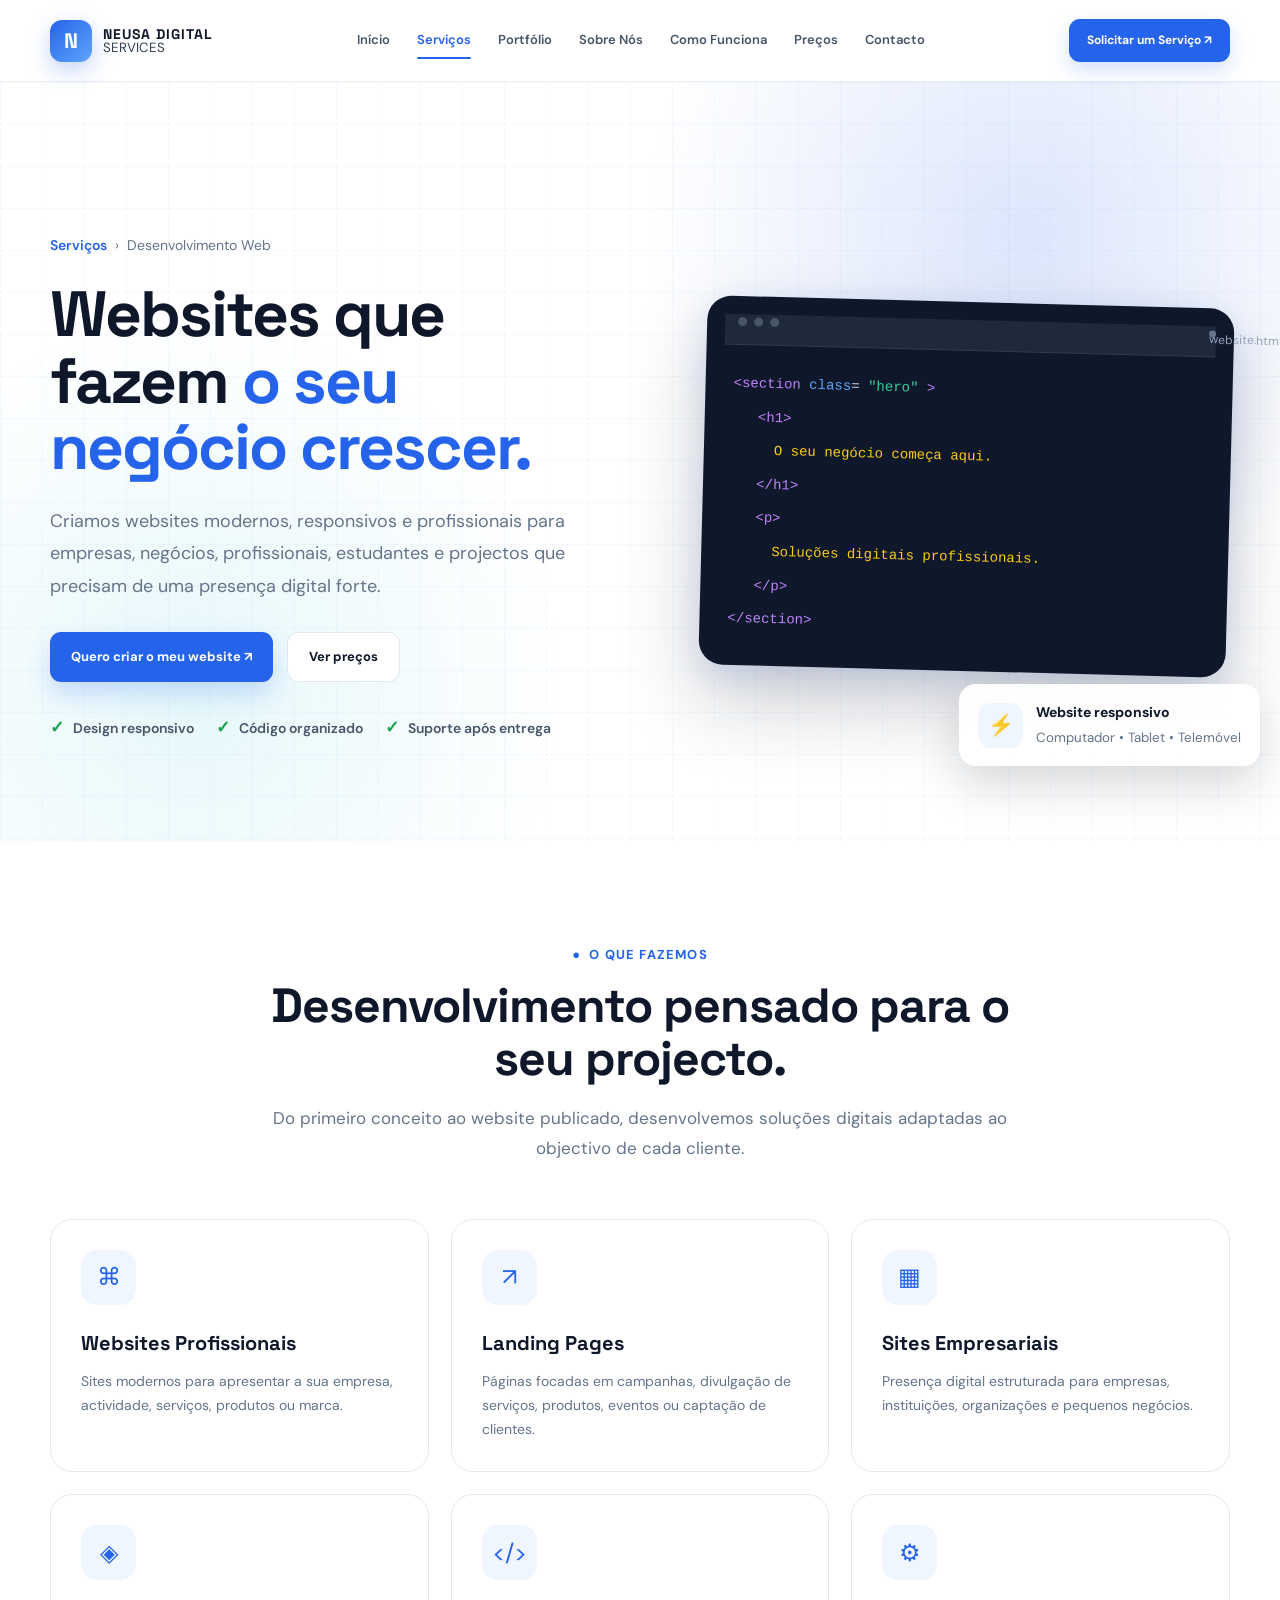
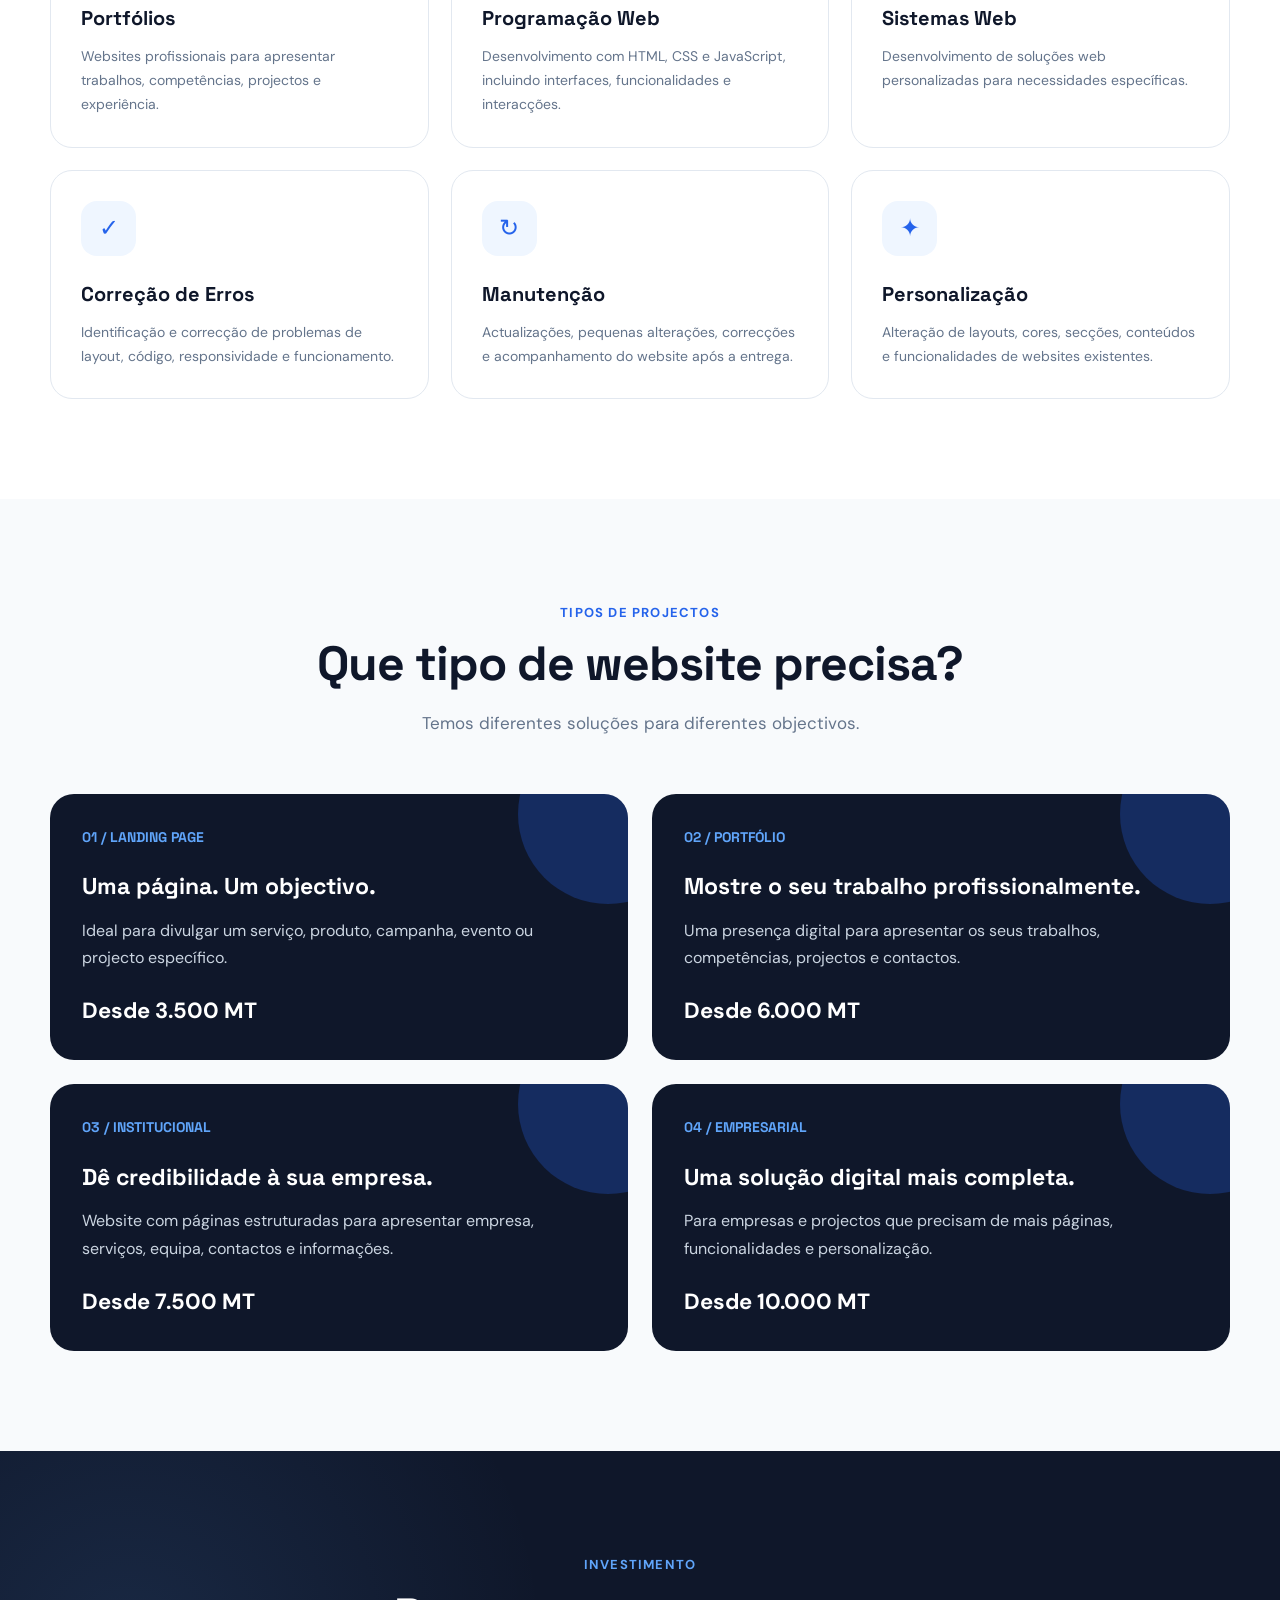
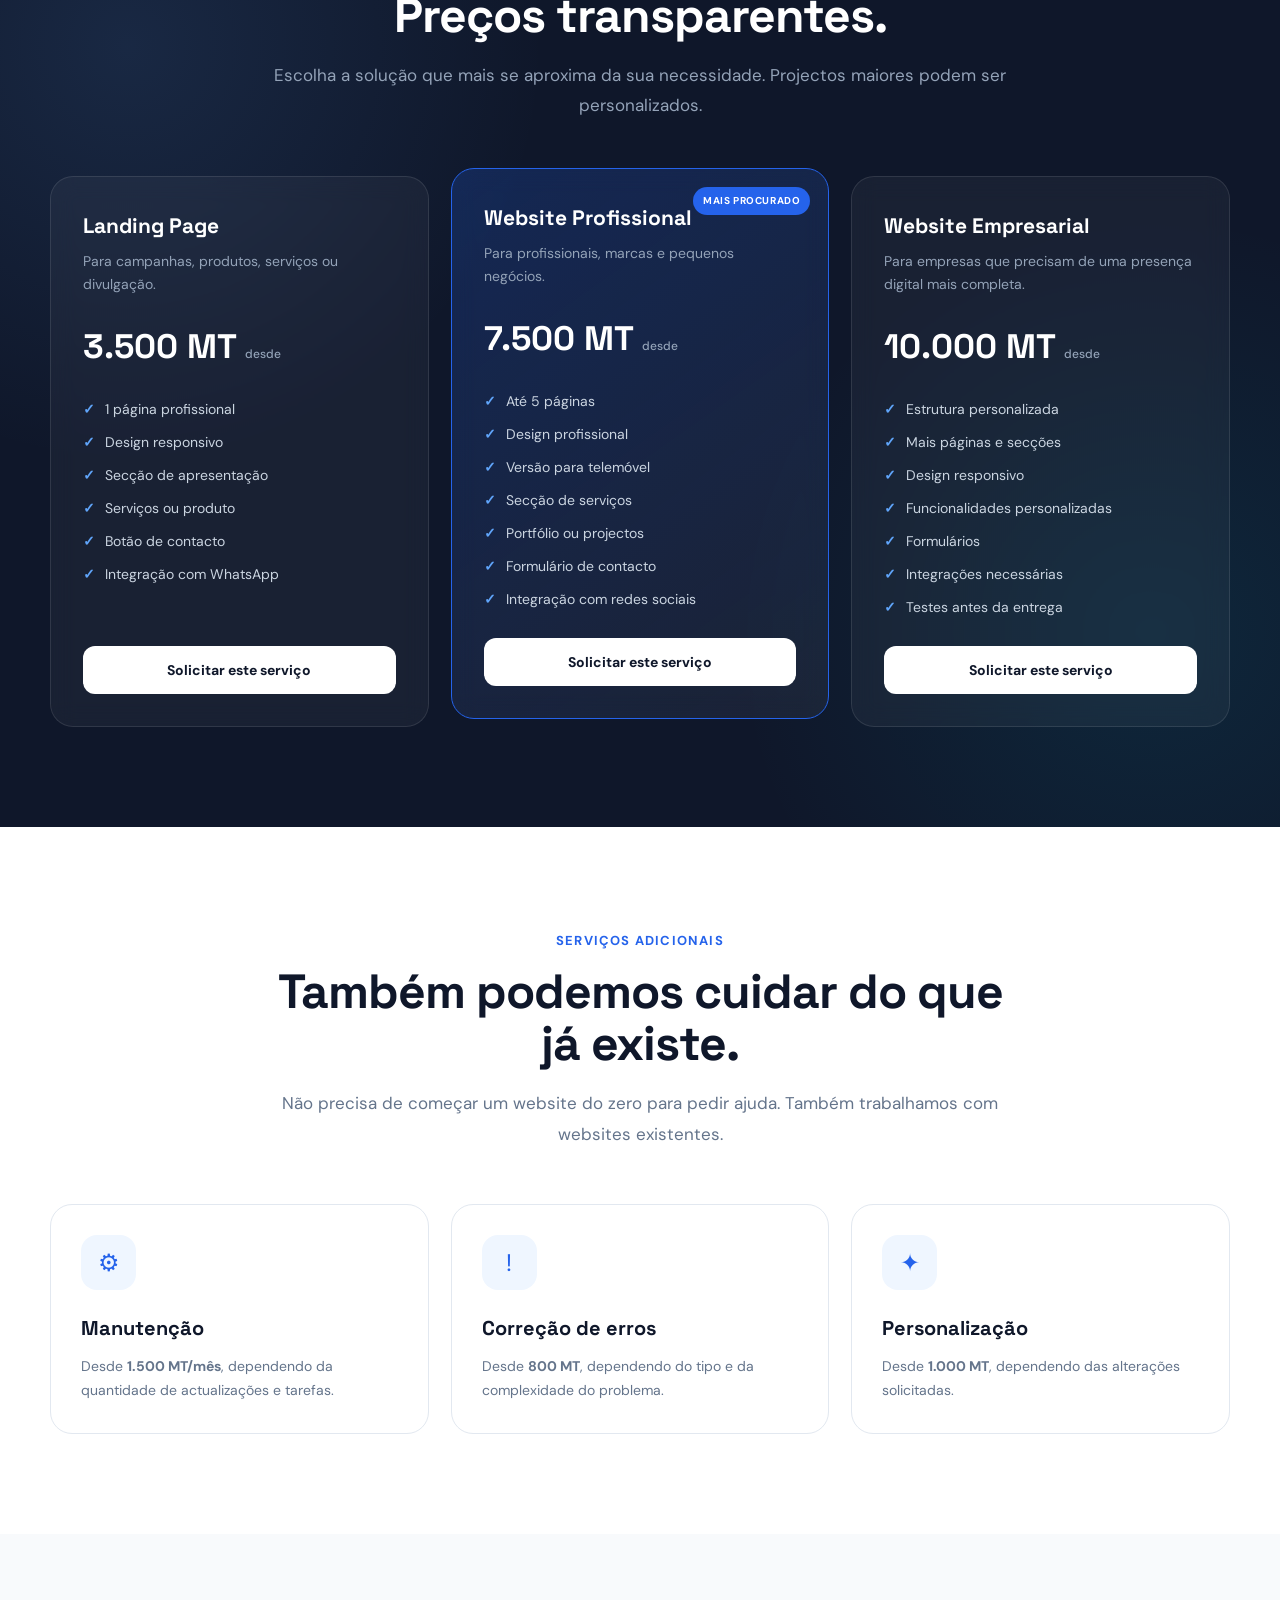
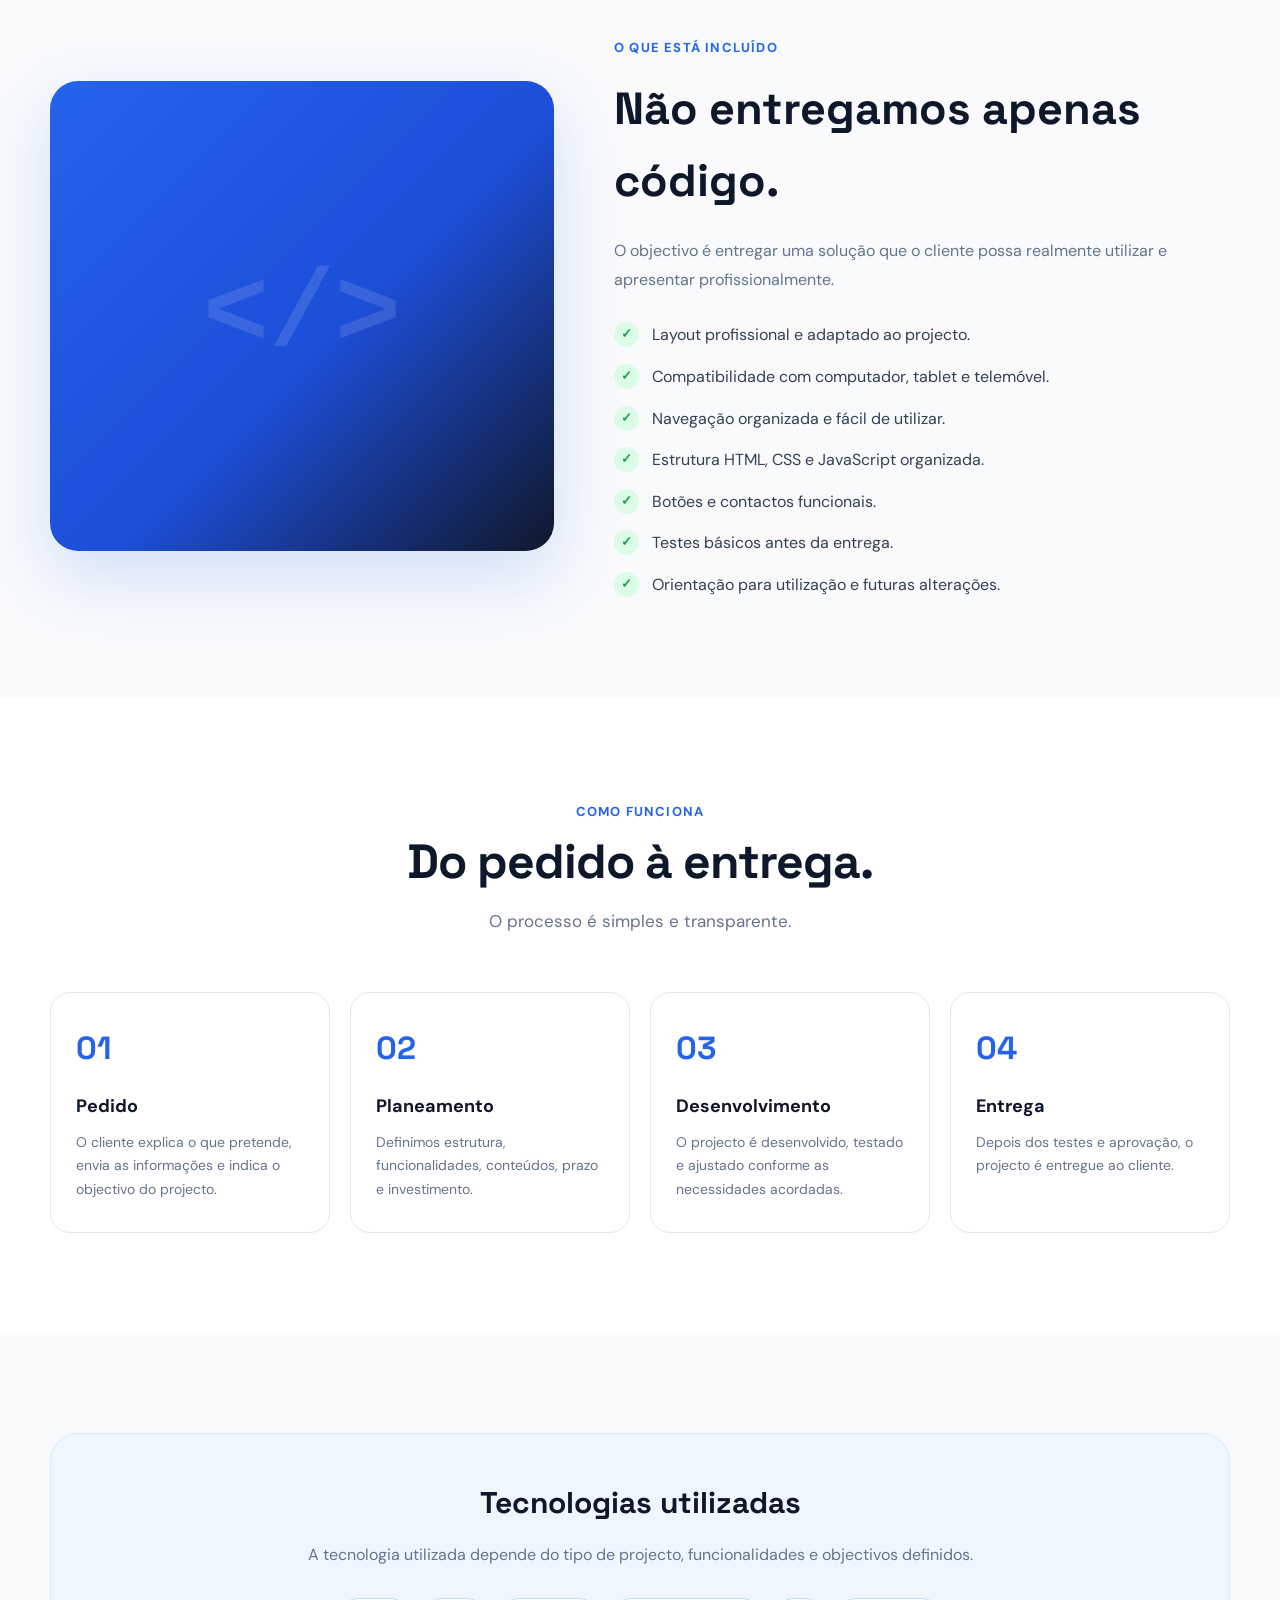
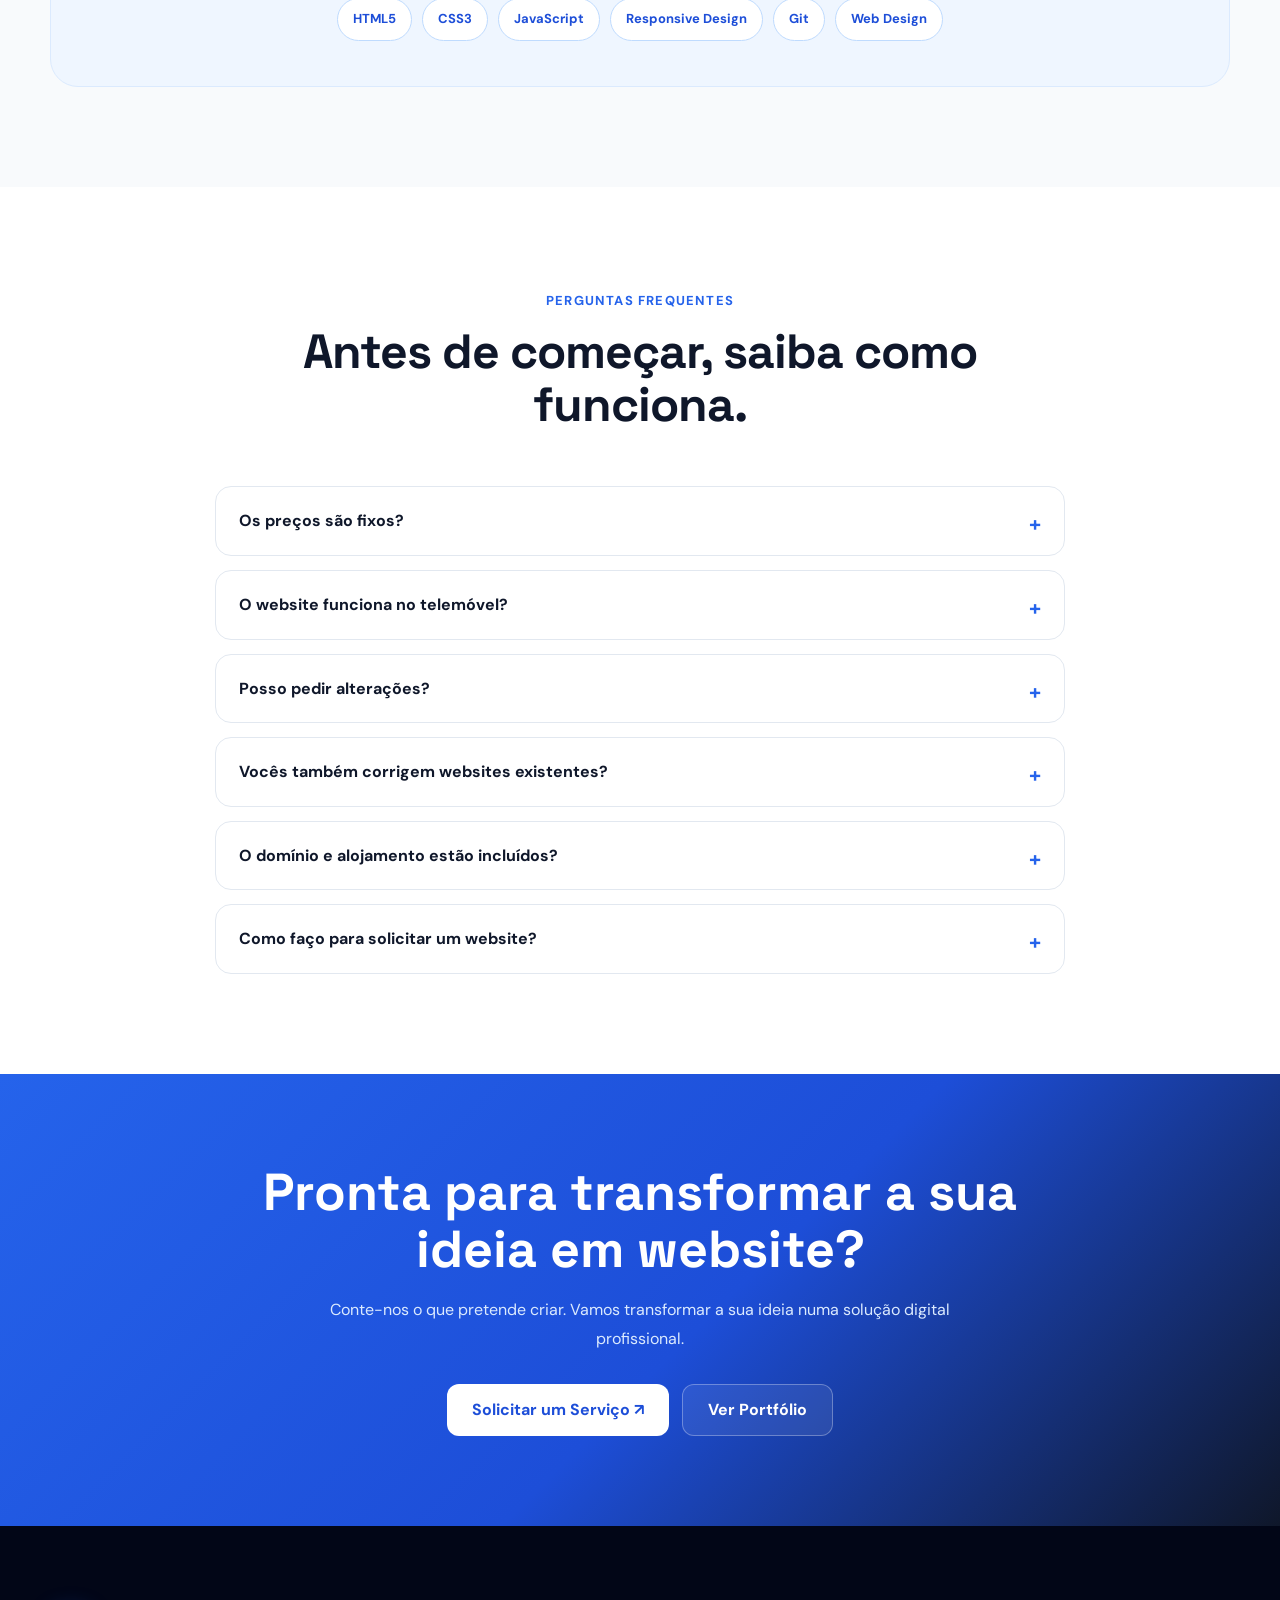
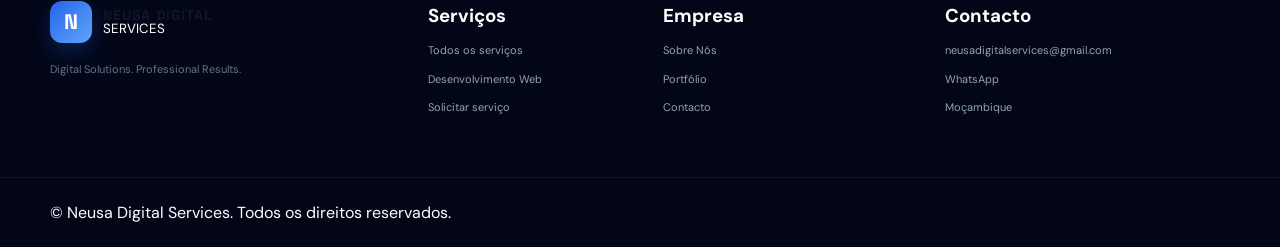
<file: desenvolvimento-web.html>
<!DOCTYPE html>
<html lang="pt-PT">
<head>
    <meta charset="UTF-8">
    <meta name="viewport" content="width=device-width, initial-scale=1.0">

    <title>Desenvolvimento Web & Programação | Neusa Digital Services</title>

    <meta
        name="description"
        content="Serviços profissionais de desenvolvimento web, programação, websites, landing pages, sistemas web, manutenção e correção de erros."
    >

    <meta
        name="keywords"
        content="desenvolvimento web, programação, websites, landing pages, HTML, CSS, JavaScript, sistemas web, Moçambique"
    >

    <link rel="preconnect" href="https://fonts.googleapis.com">
    <link rel="preconnect" href="https://fonts.gstatic.com" crossorigin>

    <link
        href="https://fonts.googleapis.com/css2?family=DM+Sans:wght@400;500;600;700&family=Space+Grotesk:wght@500;600;700&display=swap"
        rel="stylesheet"
    >

    <link rel="stylesheet" href="style.css">

    <style>
        /* =========================================================
           DESENVOLVIMENTO WEB
        ========================================================= */

        .web-page {
            background: #f8fafc;
        }

        .web-hero {
            position: relative;
            overflow: hidden;
            padding: 150px 0 100px;
            background:
                radial-gradient(circle at 80% 20%, rgba(37, 99, 235, .16), transparent 32%),
                radial-gradient(circle at 15% 80%, rgba(6, 182, 212, .10), transparent 30%),
                #ffffff;
        }

        .web-hero::before {
            content: "";
            position: absolute;
            inset: 0;
            pointer-events: none;
            background-image:
                linear-gradient(rgba(37, 99, 235, .035) 1px, transparent 1px),
                linear-gradient(90deg, rgba(37, 99, 235, .035) 1px, transparent 1px);
            background-size: 42px 42px;
        }

        .web-hero-grid {
            position: relative;
            z-index: 1;
            display: grid;
            grid-template-columns: 1.05fr .95fr;
            align-items: center;
            gap: 70px;
        }

        .breadcrumb {
            display: inline-flex;
            align-items: center;
            gap: 8px;
            margin-bottom: 25px;
            font-size: 14px;
            color: #64748b;
        }

        .breadcrumb a {
            color: #2563eb;
            text-decoration: none;
            font-weight: 600;
        }

        .web-hero h1 {
            max-width: 760px;
            margin: 0 0 24px;
            font-family: "Space Grotesk", sans-serif;
            font-size: clamp(42px, 5vw, 70px);
            line-height: 1.04;
            letter-spacing: -2px;
            color: #0f172a;
        }

        .web-hero h1 span {
            color: #2563eb;
        }

        .web-hero-description {
            max-width: 650px;
            margin-bottom: 30px;
            font-size: 18px;
            line-height: 1.8;
            color: #64748b;
        }

        .web-hero-buttons {
            display: flex;
            flex-wrap: wrap;
            gap: 14px;
            margin-bottom: 32px;
        }

        .web-trust {
            display: flex;
            flex-wrap: wrap;
            gap: 22px;
        }

        .web-trust-item {
            display: flex;
            align-items: center;
            gap: 9px;
            color: #475569;
            font-size: 14px;
            font-weight: 600;
        }

        .web-trust-item strong {
            color: #16a34a;
            font-size: 17px;
        }

        /* HERO VISUAL */

        .web-code-window {
            position: relative;
            border-radius: 24px;
            padding: 18px;
            background: #0f172a;
            box-shadow:
                0 35px 80px rgba(15, 23, 42, .22),
                0 10px 30px rgba(37, 99, 235, .12);
            transform: rotate(1.5deg);
        }

        .code-top {
            display: flex;
            align-items: center;
            justify-content: space-between;
            padding-bottom: 15px;
            border-bottom: 1px solid rgba(255,255,255,.08);
        }

        .code-dots {
            display: flex;
            gap: 7px;
        }

        .code-dots span {
            width: 9px;
            height: 9px;
            border-radius: 50%;
            background: #475569;
        }

        .code-file {
            color: #94a3b8;
            font-size: 12px;
        }

        .code-content {
            padding: 25px 10px 15px;
            font-family: Consolas, Monaco, monospace;
            font-size: 14px;
            line-height: 1.9;
            color: #cbd5e1;
        }

        .code-blue {
            color: #60a5fa;
        }

        .code-green {
            color: #34d399;
        }

        .code-purple {
            color: #c084fc;
        }

        .code-yellow {
            color: #facc15;
        }

        .web-floating-card {
            position: absolute;
            right: -30px;
            bottom: -25px;
            display: flex;
            align-items: center;
            gap: 13px;
            padding: 16px 18px;
            border: 1px solid rgba(255,255,255,.65);
            border-radius: 17px;
            background: rgba(255,255,255,.95);
            box-shadow: 0 20px 45px rgba(15, 23, 42, .15);
        }

        .web-floating-icon {
            display: grid;
            place-items: center;
            width: 45px;
            height: 45px;
            border-radius: 13px;
            background: #eff6ff;
            color: #2563eb;
            font-size: 21px;
        }

        .web-floating-card strong {
            display: block;
            color: #0f172a;
            font-size: 14px;
        }

        .web-floating-card small {
            color: #64748b;
        }

        /* GENERAL */

        .web-section {
            padding: 100px 0;
        }

        .web-section.white {
            background: #ffffff;
        }

        .web-section-heading {
            max-width: 760px;
            margin: 0 auto 55px;
            text-align: center;
        }

        .web-section-label {
            display: inline-flex;
            align-items: center;
            gap: 8px;
            margin-bottom: 14px;
            color: #2563eb;
            font-size: 13px;
            font-weight: 700;
            text-transform: uppercase;
            letter-spacing: 1.2px;
        }

        .web-section-heading h2 {
            margin: 0 0 17px;
            font-family: "Space Grotesk", sans-serif;
            font-size: clamp(32px, 4vw, 48px);
            line-height: 1.1;
            letter-spacing: -1px;
            color: #0f172a;
        }

        .web-section-heading p {
            margin: 0;
            color: #64748b;
            line-height: 1.8;
            font-size: 17px;
        }

        /* SERVICES */

        .web-services-grid {
            display: grid;
            grid-template-columns: repeat(3, 1fr);
            gap: 22px;
        }

        .web-service-card {
            position: relative;
            padding: 30px;
            border: 1px solid #e2e8f0;
            border-radius: 22px;
            background: #ffffff;
            transition: .3s ease;
        }

        .web-service-card:hover {
            transform: translateY(-7px);
            border-color: rgba(37, 99, 235, .3);
            box-shadow: 0 20px 50px rgba(15, 23, 42, .08);
        }

        .web-service-icon {
            display: grid;
            place-items: center;
            width: 55px;
            height: 55px;
            margin-bottom: 22px;
            border-radius: 16px;
            background: #eff6ff;
            color: #2563eb;
            font-size: 24px;
        }

        .web-service-card h3 {
            margin: 0 0 11px;
            font-family: "Space Grotesk", sans-serif;
            font-size: 20px;
            color: #0f172a;
        }

        .web-service-card p {
            margin: 0;
            color: #64748b;
            line-height: 1.7;
            font-size: 14px;
        }

        /* TYPES */

        .web-types {
            display: grid;
            grid-template-columns: repeat(2, 1fr);
            gap: 24px;
        }

        .web-type-card {
            position: relative;
            overflow: hidden;
            padding: 32px;
            border-radius: 24px;
            background: #0f172a;
            color: white;
        }

        .web-type-card::after {
            content: "";
            position: absolute;
            width: 180px;
            height: 180px;
            right: -70px;
            top: -70px;
            border-radius: 50%;
            background: rgba(37, 99, 235, .28);
        }

        .web-type-number {
            position: relative;
            z-index: 1;
            margin-bottom: 20px;
            color: #60a5fa;
            font-family: "Space Grotesk", sans-serif;
            font-size: 14px;
            font-weight: 700;
        }

        .web-type-card h3 {
            position: relative;
            z-index: 1;
            margin: 0 0 12px;
            font-family: "Space Grotesk", sans-serif;
            font-size: 23px;
        }

        .web-type-card p {
            position: relative;
            z-index: 1;
            margin: 0 0 22px;
            color: #cbd5e1;
            line-height: 1.7;
        }

        .web-type-price {
            position: relative;
            z-index: 1;
            font-size: 22px;
            font-weight: 700;
            color: #ffffff;
        }

        .web-type-price small {
            font-size: 12px;
            color: #94a3b8;
            font-weight: 500;
        }

        /* PRICING */

        .web-pricing {
            background:
                radial-gradient(circle at 10% 20%, rgba(96,165,250,.12), transparent 30%),
                radial-gradient(circle at 90% 80%, rgba(6,182,212,.10), transparent 30%),
                #0f172a;
        }

        .web-pricing .web-section-heading h2 {
            color: white;
        }

        .web-pricing .web-section-heading p {
            color: #94a3b8;
        }

        .web-pricing .web-section-label {
            color: #60a5fa;
        }

        .pricing-grid-web {
            display: grid;
            grid-template-columns: repeat(3, 1fr);
            gap: 22px;
            align-items: stretch;
        }

        .pricing-web-card {
            display: flex;
            flex-direction: column;
            padding: 32px;
            border: 1px solid rgba(255,255,255,.1);
            border-radius: 23px;
            background: rgba(255,255,255,.045);
            backdrop-filter: blur(12px);
        }

        .pricing-web-card.featured {
            position: relative;
            border-color: #2563eb;
            background: linear-gradient(
                145deg,
                rgba(37,99,235,.22),
                rgba(255,255,255,.05)
            );
            transform: translateY(-8px);
        }

        .pricing-badge {
            position: absolute;
            top: 18px;
            right: 18px;
            padding: 6px 10px;
            border-radius: 50px;
            background: #2563eb;
            color: white;
            font-size: 10px;
            font-weight: 700;
            text-transform: uppercase;
            letter-spacing: .6px;
        }

        .pricing-web-card h3 {
            margin: 0 0 8px;
            font-family: "Space Grotesk", sans-serif;
            color: white;
            font-size: 21px;
        }

        .pricing-web-card > p {
            min-height: 48px;
            margin: 0 0 22px;
            color: #94a3b8;
            line-height: 1.6;
            font-size: 14px;
        }

        .pricing-value {
            margin-bottom: 24px;
            color: white;
            font-family: "Space Grotesk", sans-serif;
            font-size: 34px;
            font-weight: 700;
        }

        .pricing-value small {
            font-family: "DM Sans", sans-serif;
            font-size: 12px;
            color: #94a3b8;
            font-weight: 500;
        }

        .pricing-web-list {
            display: grid;
            gap: 12px;
            margin: 0 0 28px;
            padding: 0;
            list-style: none;
        }

        .pricing-web-list li {
            display: flex;
            align-items: flex-start;
            gap: 10px;
            color: #cbd5e1;
            font-size: 14px;
            line-height: 1.5;
        }

        .pricing-web-list li::before {
            content: "✓";
            color: #60a5fa;
            font-weight: 800;
        }

        .pricing-web-card .web-price-button {
            margin-top: auto;
            display: inline-flex;
            justify-content: center;
            align-items: center;
            min-height: 48px;
            padding: 0 18px;
            border-radius: 12px;
            background: #ffffff;
            color: #0f172a;
            text-decoration: none;
            font-size: 14px;
            font-weight: 700;
            transition: .25s ease;
        }

        .pricing-web-card .web-price-button:hover {
            transform: translateY(-2px);
            background: #eff6ff;
        }

        /* INCLUDED */

        .included-grid {
            display: grid;
            grid-template-columns: .9fr 1.1fr;
            gap: 60px;
            align-items: center;
        }

        .included-image {
            min-height: 470px;
            position: relative;
            overflow: hidden;
            border-radius: 28px;
            background:
                linear-gradient(135deg, #2563eb, #1d4ed8 55%, #0f172a);
            box-shadow: 0 25px 70px rgba(37, 99, 235, .18);
        }

        .included-image::before {
            content: "</>";
            position: absolute;
            left: 50%;
            top: 50%;
            transform: translate(-50%, -50%);
            font-family: Consolas, monospace;
            font-size: 110px;
            font-weight: 700;
            color: rgba(255,255,255,.12);
        }

        .included-content h2 {
            margin: 0 0 20px;
            font-family: "Space Grotesk", sans-serif;
            font-size: clamp(30px, 4vw, 45px);
            color: #0f172a;
        }

        .included-content > p {
            margin: 0 0 28px;
            color: #64748b;
            line-height: 1.8;
        }

        .included-list {
            display: grid;
            gap: 16px;
            margin: 0;
            padding: 0;
            list-style: none;
        }

        .included-list li {
            display: flex;
            align-items: flex-start;
            gap: 13px;
            color: #334155;
            line-height: 1.6;
        }

        .included-check {
            flex: 0 0 25px;
            display: grid;
            place-items: center;
            width: 25px;
            height: 25px;
            border-radius: 50%;
            background: #dcfce7;
            color: #16a34a;
            font-size: 13px;
            font-weight: 800;
        }

        /* PROCESS */

        .web-process-grid {
            display: grid;
            grid-template-columns: repeat(4, 1fr);
            gap: 20px;
        }

        .web-process-item {
            position: relative;
            padding: 30px 25px;
            border: 1px solid #e2e8f0;
            border-radius: 20px;
            background: #ffffff;
        }

        .web-process-number {
            margin-bottom: 18px;
            color: #2563eb;
            font-family: "Space Grotesk", sans-serif;
            font-size: 32px;
            font-weight: 700;
        }

        .web-process-item h3 {
            margin: 0 0 10px;
            color: #0f172a;
            font-size: 18px;
        }

        .web-process-item p {
            margin: 0;
            color: #64748b;
            font-size: 14px;
            line-height: 1.7;
        }

        /* TECHNOLOGIES */

        .technology-box {
            padding: 45px;
            border-radius: 28px;
            background: #eff6ff;
            border: 1px solid #dbeafe;
            text-align: center;
        }

        .technology-box h2 {
            margin: 0 0 14px;
            font-family: "Space Grotesk", sans-serif;
            color: #0f172a;
            font-size: 30px;
        }

        .technology-box p {
            max-width: 700px;
            margin: 0 auto 30px;
            color: #64748b;
            line-height: 1.7;
        }

        .technology-tags {
            display: flex;
            justify-content: center;
            flex-wrap: wrap;
            gap: 10px;
        }

        .technology-tags span {
            padding: 10px 15px;
            border: 1px solid #bfdbfe;
            border-radius: 50px;
            background: white;
            color: #1d4ed8;
            font-size: 13px;
            font-weight: 700;
        }

        /* FAQ */

        .faq-grid {
            max-width: 850px;
            margin: 0 auto;
            display: grid;
            gap: 14px;
        }

        .faq-item {
            border: 1px solid #e2e8f0;
            border-radius: 16px;
            background: white;
            overflow: hidden;
        }

        .faq-item summary {
            cursor: pointer;
            padding: 21px 23px;
            color: #0f172a;
            font-weight: 700;
            list-style: none;
        }

        .faq-item summary::-webkit-details-marker {
            display: none;
        }

        .faq-item summary::after {
            content: "+";
            float: right;
            color: #2563eb;
            font-size: 21px;
        }

        .faq-item[open] summary::after {
            content: "−";
        }

        .faq-answer {
            padding: 0 23px 22px;
            color: #64748b;
            line-height: 1.7;
            font-size: 14px;
        }

        /* CTA */

        .web-final-cta {
            padding: 90px 0;
            background: linear-gradient(135deg, #2563eb, #1d4ed8 55%, #0f172a);
        }

        .web-final-content {
            max-width: 850px;
            margin: auto;
            text-align: center;
            color: white;
        }

        .web-final-content h2 {
            margin: 0 0 18px;
            font-family: "Space Grotesk", sans-serif;
            font-size: clamp(32px, 5vw, 52px);
            line-height: 1.1;
        }

        .web-final-content p {
            max-width: 650px;
            margin: 0 auto 30px;
            color: #dbeafe;
            line-height: 1.8;
        }

        .web-final-buttons {
            display: flex;
            justify-content: center;
            flex-wrap: wrap;
            gap: 13px;
        }

        .web-final-buttons a {
            min-height: 52px;
            display: inline-flex;
            align-items: center;
            justify-content: center;
            padding: 0 25px;
            border-radius: 12px;
            text-decoration: none;
            font-weight: 700;
            transition: .25s ease;
        }

        .web-final-primary {
            background: white;
            color: #1d4ed8;
        }

        .web-final-secondary {
            border: 1px solid rgba(255,255,255,.3);
            color: white;
            background: rgba(255,255,255,.08);
        }

        .web-final-buttons a:hover {
            transform: translateY(-3px);
        }

        /* RESPONSIVE */

        @media (max-width: 1050px) {
            .web-hero-grid {
                grid-template-columns: 1fr;
            }

            .web-hero {
                padding-top: 120px;
            }

            .web-code-window {
                max-width: 700px;
                margin: auto;
            }

            .web-services-grid {
                grid-template-columns: repeat(2, 1fr);
            }

            .pricing-grid-web {
                grid-template-columns: 1fr;
                max-width: 620px;
                margin: auto;
            }

            .pricing-web-card.featured {
                transform: none;
            }

            .included-grid {
                grid-template-columns: 1fr;
            }

            .included-image {
                min-height: 350px;
            }

            .web-process-grid {
                grid-template-columns: repeat(2, 1fr);
            }
        }

        @media (max-width: 780px) {
            .web-hero {
                padding: 110px 0 75px;
            }

            .web-hero h1 {
                letter-spacing: -1.5px;
            }

            .web-hero-description {
                font-size: 16px;
            }

            .web-floating-card {
                right: 10px;
            }

            .web-services-grid,
            .web-types {
                grid-template-columns: 1fr;
            }

            .web-section {
                padding: 75px 0;
            }

            .web-process-grid {
                grid-template-columns: 1fr;
            }

            .technology-box {
                padding: 30px 20px;
            }
        }

        @media (max-width: 480px) {
            .web-hero-buttons {
                flex-direction: column;
            }

            .web-hero-buttons a {
                width: 100%;
                justify-content: center;
            }

            .web-code-window {
                padding: 12px;
            }

            .code-content {
                font-size: 11px;
            }

            .web-floating-card {
                position: relative;
                right: auto;
                bottom: auto;
                width: fit-content;
                margin: 15px auto 0;
            }

            .web-service-card,
            .web-type-card,
            .pricing-web-card {
                padding: 25px;
            }
        }
    </style>
</head>

<body class="web-page">

    <!-- HEADER -->
    <header class="site-header">
        <div class="container header-content">

            <a href="index.html" class="logo" aria-label="Neusa Digital Services - Página inicial">
                <span class="logo-symbol">N</span>

                <span class="logo-text">
                    <strong>NEUSA DIGITAL</strong>
                    <small>SERVICES</small>
                </span>
            </a>

            <nav class="main-nav" aria-label="Navegação principal">
                <a href="index.html">Início</a>
                <a href="servicos.html" class="active">Serviços</a>
                <a href="portfolio.html">Portfólio</a>
                <a href="sobre.html">Sobre Nós</a>
                <a href="index.html#processo">Como Funciona</a>
                <a href="index.html#precos">Preços</a>
                <a href="contacto.html">Contacto</a>
            </nav>

            <a href="contacto.html" class="header-button">
                Solicitar um Serviço ↗
            </a>

            <button
                class="menu-button"
                id="menuButton"
                aria-label="Abrir menu"
                type="button"
            >
                ☰
            </button>

        </div>

        <div class="mobile-menu" id="mobileMenu">
            <a href="index.html">Início</a>
            <a href="servicos.html">Serviços</a>
            <a href="portfolio.html">Portfólio</a>
            <a href="sobre.html">Sobre Nós</a>
            <a href="index.html#processo">Como Funciona</a>
            <a href="index.html#precos">Preços</a>
            <a href="contacto.html">Contacto</a>
        </div>
    </header>


    <!-- HERO -->
    <main>

        <section class="web-hero">
            <div class="container web-hero-grid">

                <div>
                    <div class="breadcrumb">
                        <a href="servicos.html">Serviços</a>
                        <span>›</span>
                        <span>Desenvolvimento Web</span>
                    </div>

                    <h1>
                        Websites que fazem
                        <span>o seu negócio crescer.</span>
                    </h1>

                    <p class="web-hero-description">
                        Criamos websites modernos, responsivos e profissionais
                        para empresas, negócios, profissionais, estudantes e
                        projectos que precisam de uma presença digital forte.
                    </p>

                    <div class="web-hero-buttons">
                        <a href="contacto.html" class="primary-button">
                            Quero criar o meu website ↗
                        </a>

                        <a href="#precos" class="secondary-button">
                            Ver preços
                        </a>
                    </div>

                    <div class="web-trust">

                        <div class="web-trust-item">
                            <strong>✓</strong>
                            Design responsivo
                        </div>

                        <div class="web-trust-item">
                            <strong>✓</strong>
                            Código organizado
                        </div>

                        <div class="web-trust-item">
                            <strong>✓</strong>
                            Suporte após entrega
                        </div>

                    </div>
                </div>


                <div>

                    <div class="web-code-window">

                        <div class="code-top">

                            <div class="code-dots">
                                <span></span>
                                <span></span>
                                <span></span>
                            </div>

                            <span class="code-file">
                                website.html
                            </span>

                        </div>

                        <div class="code-content">

                            <div>
                                <span class="code-purple">&lt;section</span>
                                <span class="code-blue"> class</span>=
                                <span class="code-green">"hero"</span>
                                <span class="code-purple">&gt;</span>
                            </div>

                            <div>
                                &nbsp;&nbsp;
                                <span class="code-purple">&lt;h1&gt;</span>
                            </div>

                            <div>
                                &nbsp;&nbsp;&nbsp;&nbsp;
                                <span class="code-yellow">
                                    O seu negócio começa aqui.
                                </span>
                            </div>

                            <div>
                                &nbsp;&nbsp;
                                <span class="code-purple">&lt;/h1&gt;</span>
                            </div>

                            <div>
                                &nbsp;&nbsp;
                                <span class="code-purple">&lt;p&gt;</span>
                            </div>

                            <div>
                                &nbsp;&nbsp;&nbsp;&nbsp;
                                <span class="code-yellow">
                                    Soluções digitais profissionais.
                                </span>
                            </div>

                            <div>
                                &nbsp;&nbsp;
                                <span class="code-purple">&lt;/p&gt;</span>
                            </div>

                            <div>
                                <span class="code-purple">&lt;/section&gt;</span>
                            </div>

                        </div>

                    </div>

                    <div class="web-floating-card">

                        <div class="web-floating-icon">
                            ⚡
                        </div>

                        <div>
                            <strong>Website responsivo</strong>
                            <small>Computador • Tablet • Telemóvel</small>
                        </div>

                    </div>

                </div>

            </div>
        </section>


        <!-- O QUE OFERECEMOS -->
        <section class="web-section white">

            <div class="container">

                <div class="web-section-heading">

                    <div class="web-section-label">
                        <span>●</span>
                        O que fazemos
                    </div>

                    <h2>
                        Desenvolvimento pensado para o seu projecto.
                    </h2>

                    <p>
                        Do primeiro conceito ao website publicado,
                        desenvolvemos soluções digitais adaptadas ao objectivo
                        de cada cliente.
                    </p>

                </div>


                <div class="web-services-grid">

                    <article class="web-service-card">

                        <div class="web-service-icon">⌘</div>

                        <h3>Websites Profissionais</h3>

                        <p>
                            Sites modernos para apresentar a sua empresa,
                            actividade, serviços, produtos ou marca.
                        </p>

                    </article>


                    <article class="web-service-card">

                        <div class="web-service-icon">↗</div>

                        <h3>Landing Pages</h3>

                        <p>
                            Páginas focadas em campanhas, divulgação de
                            serviços, produtos, eventos ou captação de clientes.
                        </p>

                    </article>


                    <article class="web-service-card">

                        <div class="web-service-icon">▦</div>

                        <h3>Sites Empresariais</h3>

                        <p>
                            Presença digital estruturada para empresas,
                            instituições, organizações e pequenos negócios.
                        </p>

                    </article>


                    <article class="web-service-card">

                        <div class="web-service-icon">◈</div>

                        <h3>Portfólios</h3>

                        <p>
                            Websites profissionais para apresentar trabalhos,
                            competências, projectos e experiência.
                        </p>

                    </article>


                    <article class="web-service-card">

                        <div class="web-service-icon">&lt;/&gt;</div>

                        <h3>Programação Web</h3>

                        <p>
                            Desenvolvimento com HTML, CSS e JavaScript,
                            incluindo interfaces, funcionalidades e interacções.
                        </p>

                    </article>


                    <article class="web-service-card">

                        <div class="web-service-icon">⚙</div>

                        <h3>Sistemas Web</h3>

                        <p>
                            Desenvolvimento de soluções web personalizadas
                            para necessidades específicas.
                        </p>

                    </article>


                    <article class="web-service-card">

                        <div class="web-service-icon">✓</div>

                        <h3>Correção de Erros</h3>

                        <p>
                            Identificação e correcção de problemas de layout,
                            código, responsividade e funcionamento.
                        </p>

                    </article>


                    <article class="web-service-card">

                        <div class="web-service-icon">↻</div>

                        <h3>Manutenção</h3>

                        <p>
                            Actualizações, pequenas alterações, correcções e
                            acompanhamento do website após a entrega.
                        </p>

                    </article>


                    <article class="web-service-card">

                        <div class="web-service-icon">✦</div>

                        <h3>Personalização</h3>

                        <p>
                            Alteração de layouts, cores, secções, conteúdos e
                            funcionalidades de websites existentes.
                        </p>

                    </article>

                </div>

            </div>

        </section>


        <!-- TIPOS DE WEBSITE -->
        <section class="web-section">

            <div class="container">

                <div class="web-section-heading">

                    <div class="web-section-label">
                        Tipos de projectos
                    </div>

                    <h2>
                        Que tipo de website precisa?
                    </h2>

                    <p>
                        Temos diferentes soluções para diferentes objectivos.
                    </p>

                </div>


                <div class="web-types">

                    <article class="web-type-card">

                        <div class="web-type-number">01 / LANDING PAGE</div>

                        <h3>
                            Uma página. Um objectivo.
                        </h3>

                        <p>
                            Ideal para divulgar um serviço, produto, campanha,
                            evento ou projecto específico.
                        </p>

                        <div class="web-type-price">
                            Desde 3.500 MT
                        </div>

                    </article>


                    <article class="web-type-card">

                        <div class="web-type-number">02 / PORTFÓLIO</div>

                        <h3>
                            Mostre o seu trabalho profissionalmente.
                        </h3>

                        <p>
                            Uma presença digital para apresentar os seus
                            trabalhos, competências, projectos e contactos.
                        </p>

                        <div class="web-type-price">
                            Desde 6.000 MT
                        </div>

                    </article>


                    <article class="web-type-card">

                        <div class="web-type-number">03 / INSTITUCIONAL</div>

                        <h3>
                            Dê credibilidade à sua empresa.
                        </h3>

                        <p>
                            Website com páginas estruturadas para apresentar
                            empresa, serviços, equipa, contactos e informações.
                        </p>

                        <div class="web-type-price">
                            Desde 7.500 MT
                        </div>

                    </article>


                    <article class="web-type-card">

                        <div class="web-type-number">04 / EMPRESARIAL</div>

                        <h3>
                            Uma solução digital mais completa.
                        </h3>

                        <p>
                            Para empresas e projectos que precisam de mais
                            páginas, funcionalidades e personalização.
                        </p>

                        <div class="web-type-price">
                            Desde 10.000 MT
                        </div>

                    </article>

                </div>

            </div>

        </section>


        <!-- PREÇOS -->
        <section class="web-section web-pricing" id="precos">

            <div class="container">

                <div class="web-section-heading">

                    <div class="web-section-label">
                        Investimento
                    </div>

                    <h2>
                        Preços transparentes.
                    </h2>

                    <p>
                        Escolha a solução que mais se aproxima da sua
                        necessidade. Projectos maiores podem ser personalizados.
                    </p>

                </div>


                <div class="pricing-grid-web">

                    <!-- LANDING -->
                    <article class="pricing-web-card">

                        <h3>Landing Page</h3>

                        <p>
                            Para campanhas, produtos, serviços ou divulgação.
                        </p>

                        <div class="pricing-value">
                            3.500 MT
                            <small>desde</small>
                        </div>

                        <ul class="pricing-web-list">
                            <li>1 página profissional</li>
                            <li>Design responsivo</li>
                            <li>Secção de apresentação</li>
                            <li>Serviços ou produto</li>
                            <li>Botão de contacto</li>
                            <li>Integração com WhatsApp</li>
                        </ul>

                        <a href="contacto.html" class="web-price-button">
                            Solicitar este serviço
                        </a>

                    </article>


                    <!-- INSTITUCIONAL -->
                    <article class="pricing-web-card featured">

                        <span class="pricing-badge">
                            Mais procurado
                        </span>

                        <h3>Website Profissional</h3>

                        <p>
                            Para profissionais, marcas e pequenos negócios.
                        </p>

                        <div class="pricing-value">
                            7.500 MT
                            <small>desde</small>
                        </div>

                        <ul class="pricing-web-list">
                            <li>Até 5 páginas</li>
                            <li>Design profissional</li>
                            <li>Versão para telemóvel</li>
                            <li>Secção de serviços</li>
                            <li>Portfólio ou projectos</li>
                            <li>Formulário de contacto</li>
                            <li>Integração com redes sociais</li>
                        </ul>

                        <a href="contacto.html" class="web-price-button">
                            Solicitar este serviço
                        </a>

                    </article>


                    <!-- EMPRESARIAL -->
                    <article class="pricing-web-card">

                        <h3>Website Empresarial</h3>

                        <p>
                            Para empresas que precisam de uma presença digital
                            mais completa.
                        </p>

                        <div class="pricing-value">
                            10.000 MT
                            <small>desde</small>
                        </div>

                        <ul class="pricing-web-list">
                            <li>Estrutura personalizada</li>
                            <li>Mais páginas e secções</li>
                            <li>Design responsivo</li>
                            <li>Funcionalidades personalizadas</li>
                            <li>Formulários</li>
                            <li>Integrações necessárias</li>
                            <li>Testes antes da entrega</li>
                        </ul>

                        <a href="contacto.html" class="web-price-button">
                            Solicitar este serviço
                        </a>

                    </article>

                </div>

            </div>

        </section>


        <!-- OUTROS PREÇOS -->
        <section class="web-section white">

            <div class="container">

                <div class="web-section-heading">

                    <div class="web-section-label">
                        Serviços adicionais
                    </div>

                    <h2>
                        Também podemos cuidar do que já existe.
                    </h2>

                    <p>
                        Não precisa de começar um website do zero para pedir
                        ajuda. Também trabalhamos com websites existentes.
                    </p>

                </div>


                <div class="web-services-grid">

                    <article class="web-service-card">

                        <div class="web-service-icon">⚙</div>

                        <h3>Manutenção</h3>

                        <p>
                            Desde <strong>1.500 MT/mês</strong>, dependendo da
                            quantidade de actualizações e tarefas.
                        </p>

                    </article>


                    <article class="web-service-card">

                        <div class="web-service-icon">!</div>

                        <h3>Correção de erros</h3>

                        <p>
                            Desde <strong>800 MT</strong>, dependendo do tipo e
                            da complexidade do problema.
                        </p>

                    </article>


                    <article class="web-service-card">

                        <div class="web-service-icon">✦</div>

                        <h3>Personalização</h3>

                        <p>
                            Desde <strong>1.000 MT</strong>, dependendo das
                            alterações solicitadas.
                        </p>

                    </article>

                </div>

            </div>

        </section>


        <!-- O QUE RECEBE -->
        <section class="web-section">

            <div class="container included-grid">

                <div class="included-image" aria-hidden="true"></div>

                <div class="included-content">

                    <div class="web-section-label">
                        O que está incluído
                    </div>

                    <h2>
                        Não entregamos apenas código.
                    </h2>

                    <p>
                        O objectivo é entregar uma solução que o cliente possa
                        realmente utilizar e apresentar profissionalmente.
                    </p>

                    <ul class="included-list">

                        <li>
                            <span class="included-check">✓</span>
                            <span>Layout profissional e adaptado ao projecto.</span>
                        </li>

                        <li>
                            <span class="included-check">✓</span>
                            <span>Compatibilidade com computador, tablet e telemóvel.</span>
                        </li>

                        <li>
                            <span class="included-check">✓</span>
                            <span>Navegação organizada e fácil de utilizar.</span>
                        </li>

                        <li>
                            <span class="included-check">✓</span>
                            <span>Estrutura HTML, CSS e JavaScript organizada.</span>
                        </li>

                        <li>
                            <span class="included-check">✓</span>
                            <span>Botões e contactos funcionais.</span>
                        </li>

                        <li>
                            <span class="included-check">✓</span>
                            <span>Testes básicos antes da entrega.</span>
                        </li>

                        <li>
                            <span class="included-check">✓</span>
                            <span>Orientação para utilização e futuras alterações.</span>
                        </li>

                    </ul>

                </div>

            </div>

        </section>


        <!-- PROCESSO -->
        <section class="web-section white">

            <div class="container">

                <div class="web-section-heading">

                    <div class="web-section-label">
                        Como funciona
                    </div>

                    <h2>
                        Do pedido à entrega.
                    </h2>

                    <p>
                        O processo é simples e transparente.
                    </p>

                </div>


                <div class="web-process-grid">

                    <article class="web-process-item">

                        <div class="web-process-number">01</div>

                        <h3>Pedido</h3>

                        <p>
                            O cliente explica o que pretende, envia as
                            informações e indica o objectivo do projecto.
                        </p>

                    </article>


                    <article class="web-process-item">

                        <div class="web-process-number">02</div>

                        <h3>Planeamento</h3>

                        <p>
                            Definimos estrutura, funcionalidades, conteúdos,
                            prazo e investimento.
                        </p>

                    </article>


                    <article class="web-process-item">

                        <div class="web-process-number">03</div>

                        <h3>Desenvolvimento</h3>

                        <p>
                            O projecto é desenvolvido, testado e ajustado
                            conforme as necessidades acordadas.
                        </p>

                    </article>


                    <article class="web-process-item">

                        <div class="web-process-number">04</div>

                        <h3>Entrega</h3>

                        <p>
                            Depois dos testes e aprovação, o projecto é
                            entregue ao cliente.
                        </p>

                    </article>

                </div>

            </div>

        </section>


        <!-- TECNOLOGIAS -->
        <section class="web-section">

            <div class="container">

                <div class="technology-box">

                    <h2>
                        Tecnologias utilizadas
                    </h2>

                    <p>
                        A tecnologia utilizada depende do tipo de projecto,
                        funcionalidades e objectivos definidos.
                    </p>

                    <div class="technology-tags">

                        <span>HTML5</span>
                        <span>CSS3</span>
                        <span>JavaScript</span>
                        <span>Responsive Design</span>
                        <span>Git</span>
                        <span>Web Design</span>

                    </div>

                </div>

            </div>

        </section>


        <!-- FAQ -->
        <section class="web-section white">

            <div class="container">

                <div class="web-section-heading">

                    <div class="web-section-label">
                        Perguntas frequentes
                    </div>

                    <h2>
                        Antes de começar, saiba como funciona.
                    </h2>

                </div>


                <div class="faq-grid">

                    <details class="faq-item">

                        <summary>
                            Os preços são fixos?
                        </summary>

                        <div class="faq-answer">
                            Os valores apresentados são preços iniciais.
                            Projectos com funcionalidades, páginas ou requisitos
                            adicionais podem ter um valor diferente, definido
                            antes do início do desenvolvimento.
                        </div>

                    </details>


                    <details class="faq-item">

                        <summary>
                            O website funciona no telemóvel?
                        </summary>

                        <div class="faq-answer">
                            Sim. Os websites são desenvolvidos com estrutura
                            responsiva para diferentes tamanhos de ecrã.
                        </div>

                    </details>


                    <details class="faq-item">

                        <summary>
                            Posso pedir alterações?
                        </summary>

                        <div class="faq-answer">
                            Sim. Durante o desenvolvimento são consideradas as
                            alterações previstas no projecto. Alterações
                            adicionais ou mudanças significativas podem ter
                            custo adicional.
                        </div>

                    </details>


                    <details class="faq-item">

                        <summary>
                            Vocês também corrigem websites existentes?
                        </summary>

                        <div class="faq-answer">
                            Sim. É possível solicitar correcções, melhorias,
                            personalizações e manutenção de websites já
                            existentes.
                        </div>

                    </details>


                    <details class="faq-item">

                        <summary>
                            O domínio e alojamento estão incluídos?
                        </summary>

                        <div class="faq-answer">
                            Não estão incluídos automaticamente nos preços
                            apresentados. Caso o cliente precise, podemos
                            orientar na escolha e configuração destes serviços.
                        </div>

                    </details>


                    <details class="faq-item">

                        <summary>
                            Como faço para solicitar um website?
                        </summary>

                        <div class="faq-answer">
                            Basta entrar em contacto através da página de
                            contacto e explicar o que pretende. Depois
                            analisaremos o projecto e apresentaremos a solução
                            adequada.
                        </div>

                    </details>

                </div>

            </div>

        </section>


        <!-- CTA -->
        <section class="web-final-cta">

            <div class="container">

                <div class="web-final-content">

                    <h2>
                        Pronta para transformar a sua ideia em website?
                    </h2>

                    <p>
                        Conte-nos o que pretende criar. Vamos transformar a
                        sua ideia numa solução digital profissional.
                    </p>

                    <div class="web-final-buttons">

                        <a
                            href="contacto.html"
                            class="web-final-primary"
                        >
                            Solicitar um Serviço ↗
                        </a>

                        <a
                            href="portfolio.html"
                            class="web-final-secondary"
                        >
                            Ver Portfólio
                        </a>

                    </div>

                </div>

            </div>

        </section>

    </main>


    <!-- FOOTER -->
    <footer class="footer">

        <div class="container footer-grid">

            <div class="footer-brand">

                <a href="index.html" class="logo">

                    <span class="logo-symbol">N</span>

                    <span class="logo-text">
                        <strong>NEUSA DIGITAL</strong>
                        <small>SERVICES</small>
                    </span>

                </a>

                <p>
                    Digital Solutions. Professional Results.
                </p>

            </div>


            <div class="footer-column">

                <h3>Serviços</h3>

                <a href="servicos.html">
                    Todos os serviços
                </a>

                <a href="desenvolvimento-web.html">
                    Desenvolvimento Web
                </a>

                <a href="contacto.html">
                    Solicitar serviço
                </a>

            </div>


            <div class="footer-column">

                <h3>Empresa</h3>

                <a href="sobre.html">
                    Sobre Nós
                </a>

                <a href="portfolio.html">
                    Portfólio
                </a>

                <a href="contacto.html">
                    Contacto
                </a>

            </div>


            <div class="footer-column">

                <h3>Contacto</h3>

                <a href="mailto:neusadigitalservices@gmail.com">
                    neusadigitalservices@gmail.com
                </a>

                <a href="contacto.html">
                    WhatsApp
                </a>

                <span>
                    Moçambique
                </span>

            </div>

        </div>


        <div class="footer-bottom">

            <div class="container">

                <p>
                    © <span class="footer-year"></span>
                    Neusa Digital Services. Todos os direitos reservados.
                </p>

            </div>

        </div>

    </footer>


    <script src="script.js"></script>

</body>
</html>
</file>
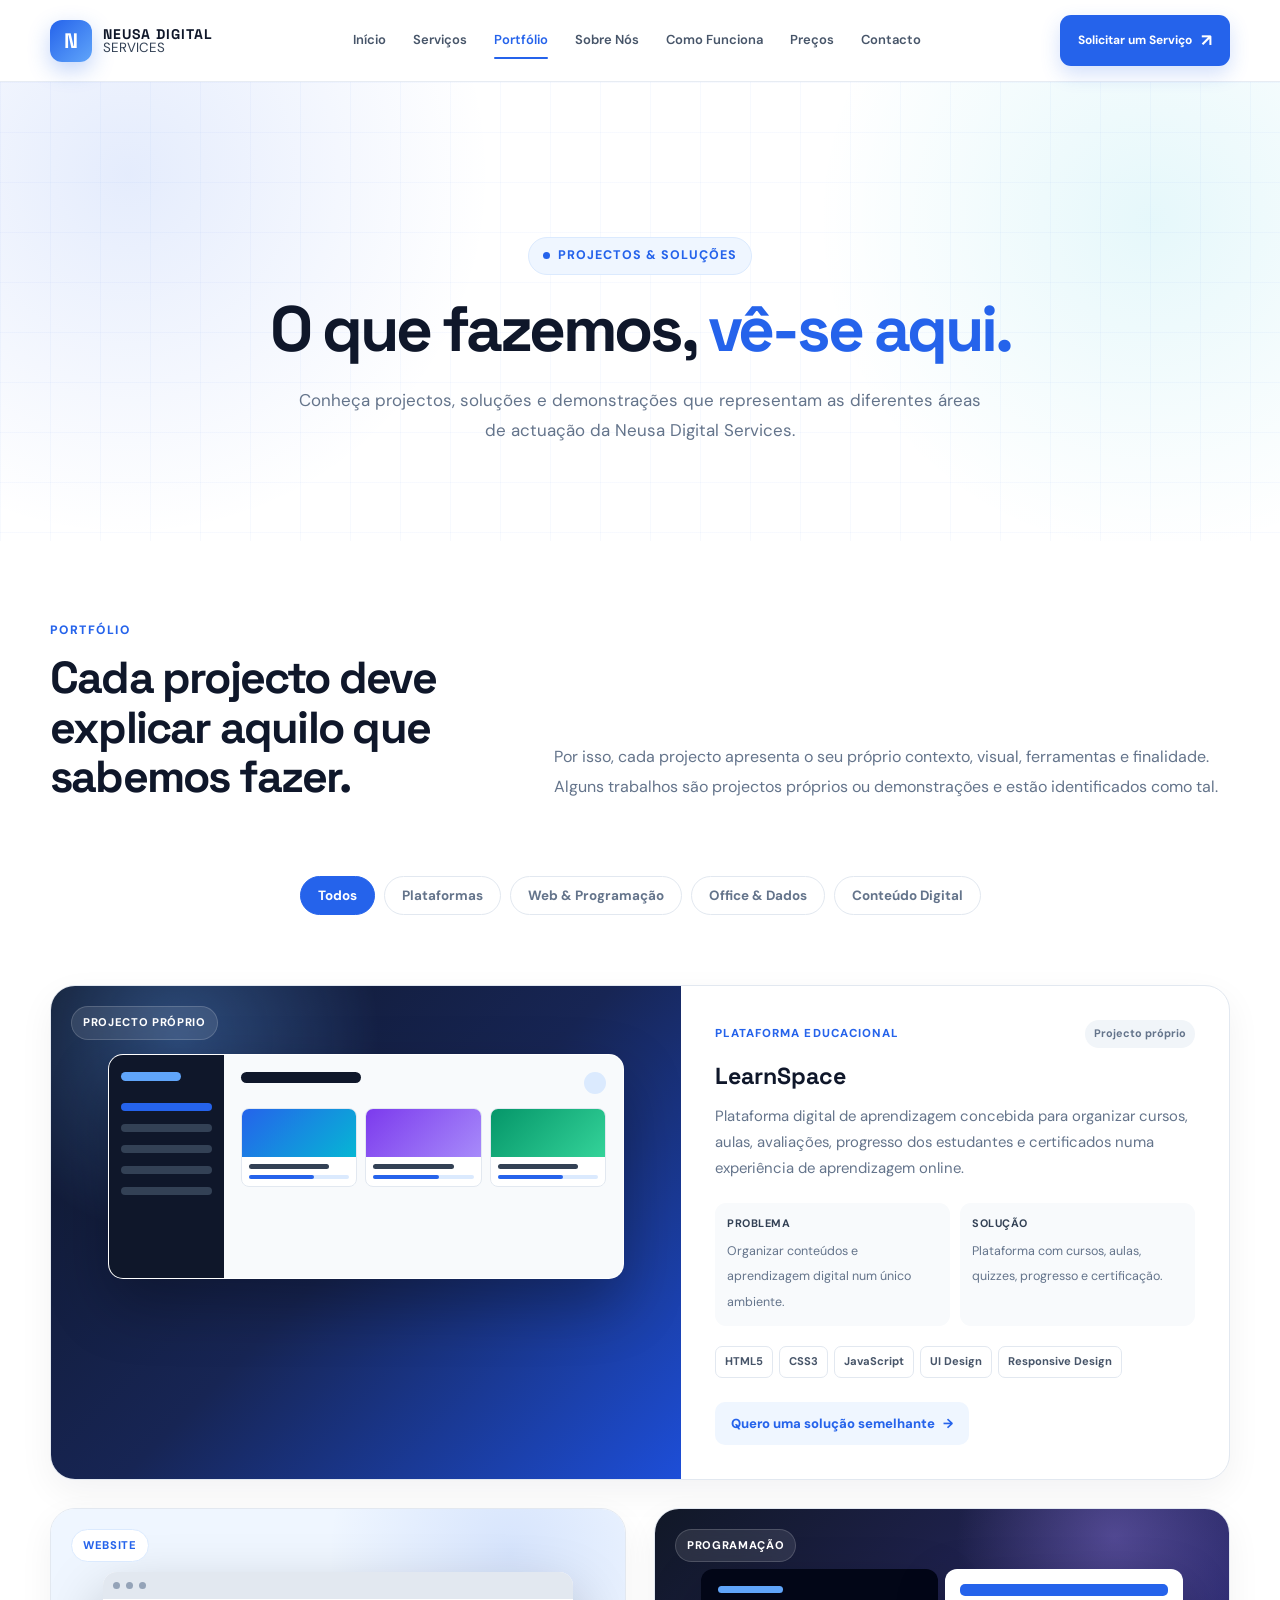
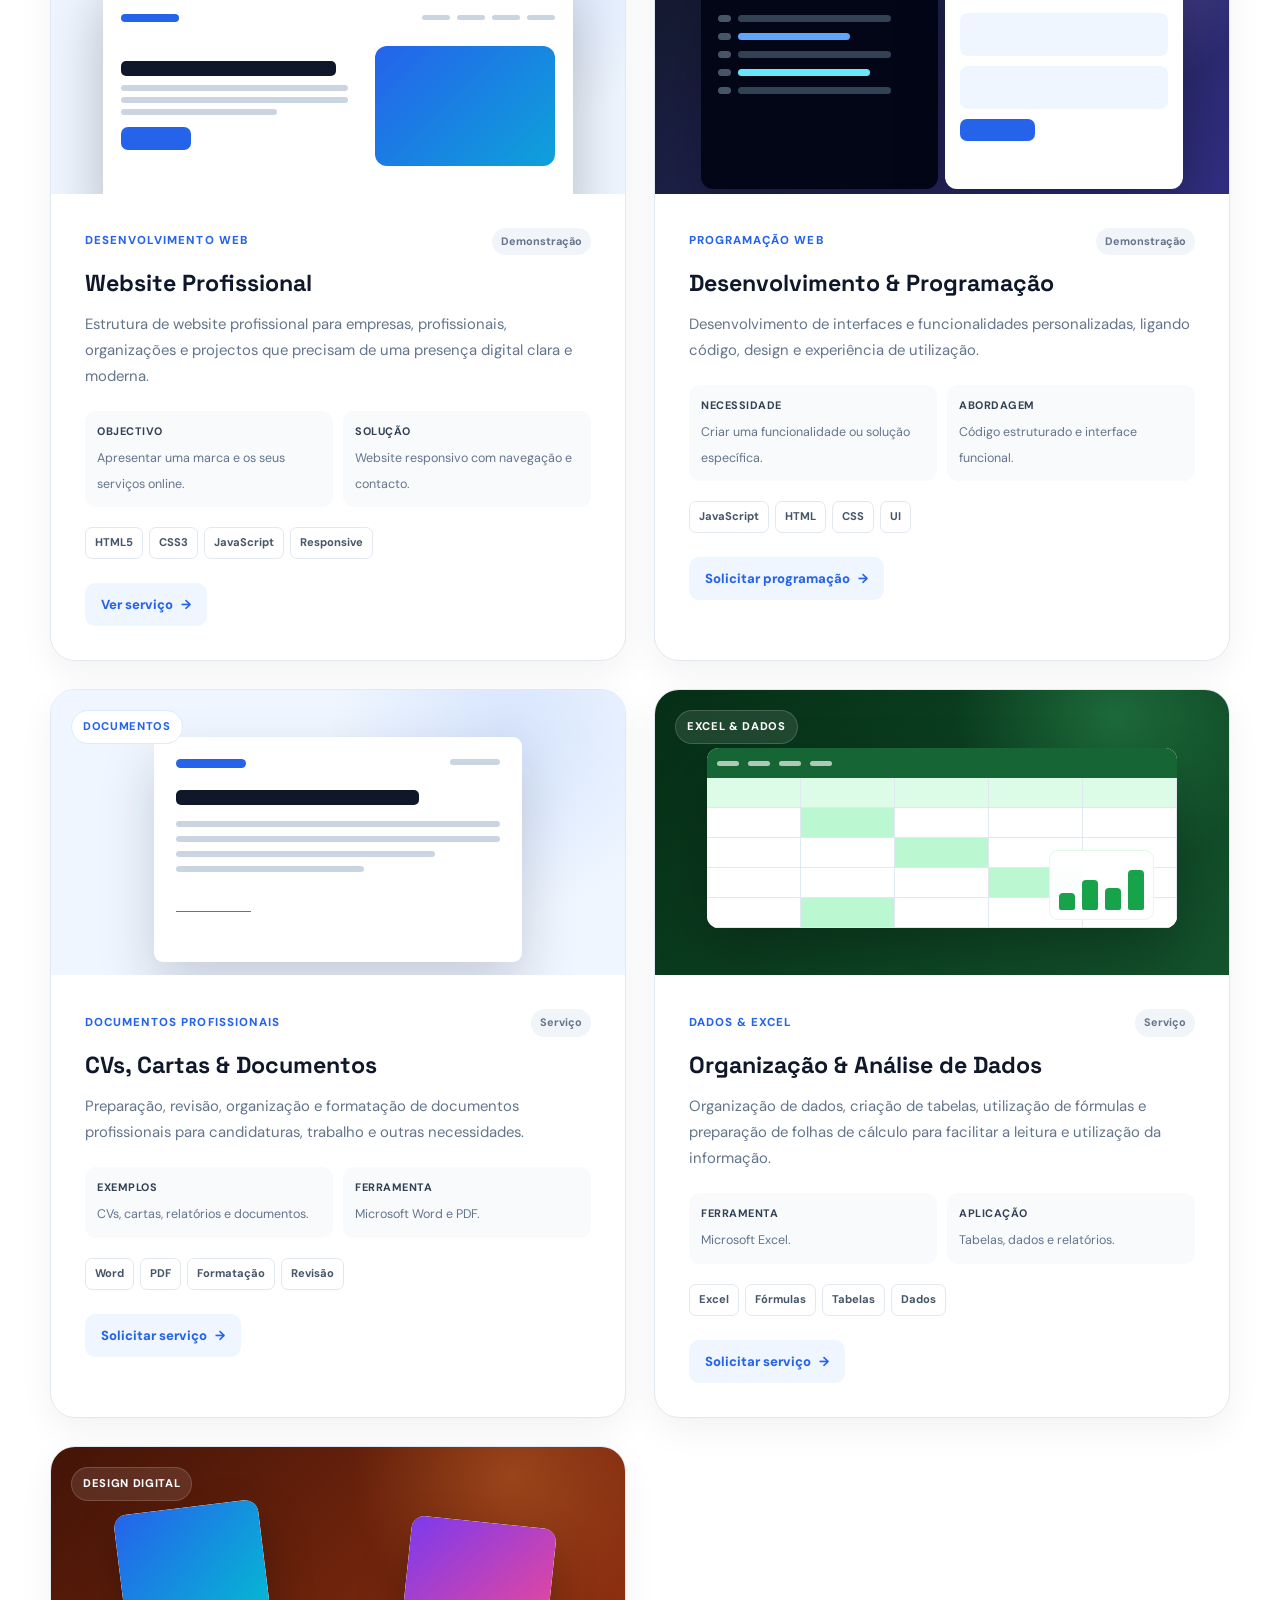
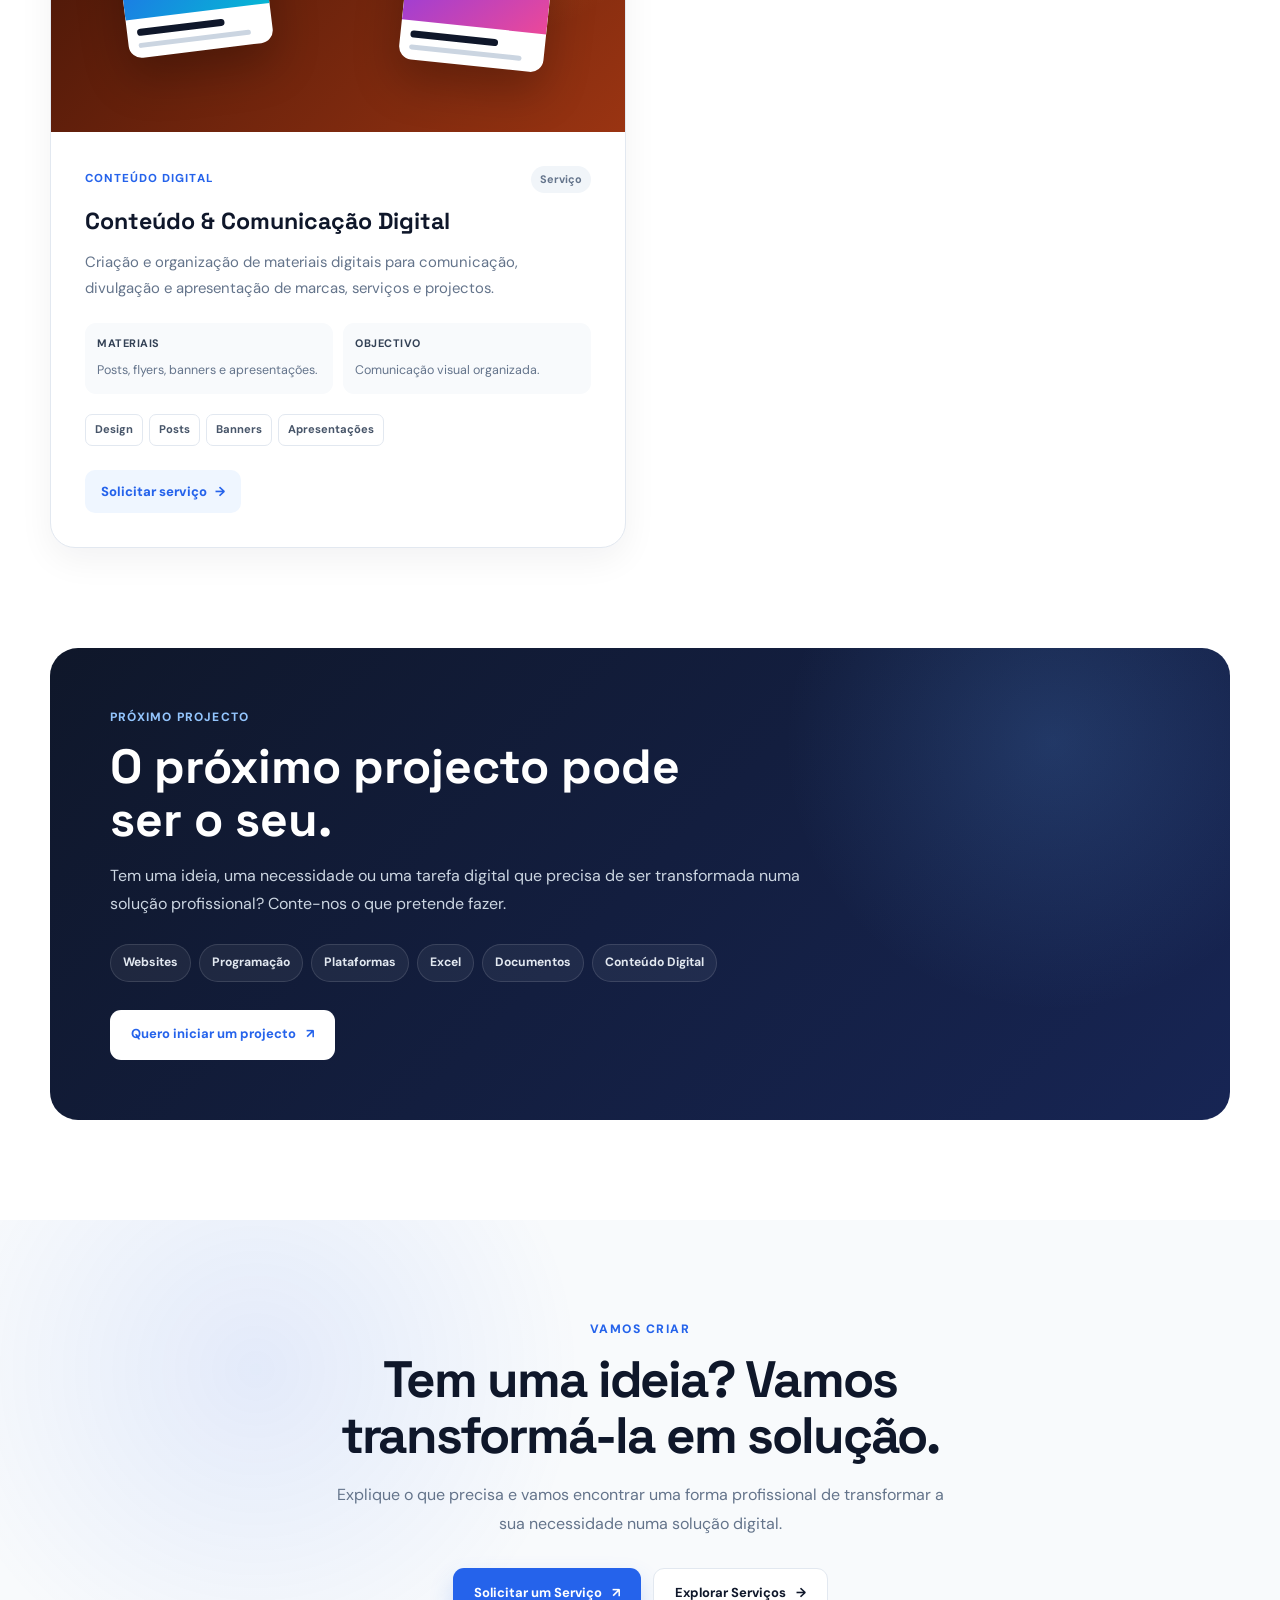
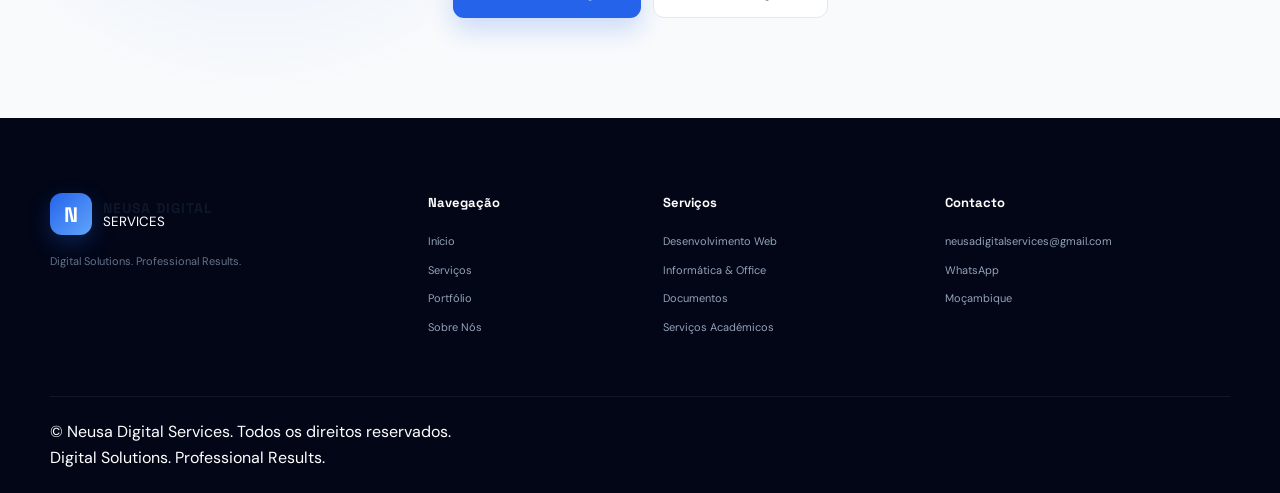
<file: portifolio.html>
<!DOCTYPE html>
<html lang="pt-PT">
<head>
    <meta charset="UTF-8">
    <meta name="viewport" content="width=device-width, initial-scale=1.0">

    <title>Portfólio | Neusa Digital Services</title>

    <meta name="description"
        content="Conheça projectos e soluções desenvolvidos pela Neusa Digital Services: plataformas digitais, websites, programação, Excel, documentos profissionais e conteúdo digital.">

    <link rel="preconnect" href="https://fonts.googleapis.com">
    <link rel="preconnect" href="https://fonts.gstatic.com" crossorigin>

    <link
        href="https://fonts.googleapis.com/css2?family=DM+Sans:wght@400;500;600;700&family=Space+Grotesk:wght@500;600;700&display=swap"
        rel="stylesheet">

    <link rel="stylesheet" href="style.css">

    <style>

        /* =====================================================
           BASE
        ===================================================== */

        .portfolio-page {
            background: #f8fafc;
        }

        .portfolio-hero {
            position: relative;
            overflow: hidden;
            padding: 155px 0 95px;
            background:
                radial-gradient(circle at 10% 20%, rgba(37,99,235,.12), transparent 30%),
                radial-gradient(circle at 90% 30%, rgba(6,182,212,.10), transparent 28%),
                #ffffff;
        }

        .portfolio-hero::before {
            content: "";
            position: absolute;
            inset: 0;
            background-image:
                linear-gradient(rgba(37,99,235,.035) 1px, transparent 1px),
                linear-gradient(90deg, rgba(37,99,235,.035) 1px, transparent 1px);
            background-size: 50px 50px;
            pointer-events: none;
        }

        .portfolio-hero-content {
            position: relative;
            z-index: 1;
            max-width: 900px;
            margin: auto;
            text-align: center;
        }

        .portfolio-badge {
            display: inline-flex;
            align-items: center;
            gap: 8px;
            padding: 8px 14px;
            margin-bottom: 22px;
            border: 1px solid #dbeafe;
            border-radius: 999px;
            background: #eff6ff;
            color: #2563eb;
            font-size: .78rem;
            font-weight: 800;
            letter-spacing: .08em;
            text-transform: uppercase;
        }

        .portfolio-badge i {
            width: 7px;
            height: 7px;
            border-radius: 50%;
            background: #2563eb;
        }

        .portfolio-hero h1 {
            margin: 0 auto 22px;
            max-width: 850px;
            color: #0f172a;
            font-family: "Space Grotesk", sans-serif;
            font-size: clamp(2.6rem, 5vw, 4.7rem);
            line-height: 1.03;
            letter-spacing: -.05em;
        }

        .portfolio-hero h1 span {
            color: #2563eb;
        }

        .portfolio-hero p {
            max-width: 700px;
            margin: auto;
            color: #64748b;
            font-size: 1.06rem;
            line-height: 1.8;
        }


        /* =====================================================
           INTRO
        ===================================================== */

        .portfolio-intro {
            padding: 80px 0 40px;
            background: #fff;
        }

        .portfolio-intro-grid {
            display: grid;
            grid-template-columns: .9fr 1.4fr;
            gap: 70px;
            align-items: end;
        }

        .portfolio-label {
            display: block;
            margin-bottom: 13px;
            color: #2563eb;
            font-size: .76rem;
            font-weight: 800;
            letter-spacing: .12em;
            text-transform: uppercase;
        }

        .portfolio-intro h2 {
            margin: 0;
            color: #0f172a;
            font-family: "Space Grotesk", sans-serif;
            font-size: clamp(2rem, 3.5vw, 3rem);
            line-height: 1.1;
            letter-spacing: -.04em;
        }

        .portfolio-intro p {
            margin: 0;
            color: #64748b;
            line-height: 1.85;
        }


        /* =====================================================
           FILTERS
        ===================================================== */

        .portfolio-filters {
            padding: 35px 0 25px;
            background: #fff;
        }

        .filter-list {
            display: flex;
            justify-content: center;
            flex-wrap: wrap;
            gap: 9px;
        }

        .filter-btn {
            padding: 10px 17px;
            border: 1px solid #e2e8f0;
            border-radius: 999px;
            background: #fff;
            color: #64748b;
            font: 700 .84rem "DM Sans", sans-serif;
            cursor: pointer;
            transition: .25s ease;
        }

        .filter-btn:hover,
        .filter-btn.active {
            border-color: #2563eb;
            background: #2563eb;
            color: #fff;
        }


        /* =====================================================
           PROJECTS
        ===================================================== */

        .portfolio-projects {
            padding: 45px 0 100px;
            background: #fff;
        }

        .projects-grid {
            display: grid;
            grid-template-columns: repeat(2, minmax(0,1fr));
            gap: 28px;
        }

        .project-card {
            overflow: hidden;
            border: 1px solid #e2e8f0;
            border-radius: 25px;
            background: #fff;
            box-shadow: 0 12px 35px rgba(15,23,42,.055);
            transition: .3s ease;
        }

        .project-card:hover {
            transform: translateY(-7px);
            border-color: #bfdbfe;
            box-shadow: 0 25px 60px rgba(15,23,42,.11);
        }

        .project-card.featured {
            grid-column: 1 / -1;
            display: grid;
            grid-template-columns: 1.15fr 1fr;
        }


        /* =====================================================
           PROJECT VISUAL AREA
        ===================================================== */

        .project-visual {
            position: relative;
            min-height: 335px;
            overflow: hidden;
            background: #0f172a;
        }

        .project-card:not(.featured) .project-visual {
            min-height: 285px;
        }

        .visual-blue {
            background:
                radial-gradient(circle at 20% 10%, rgba(96,165,250,.35), transparent 30%),
                linear-gradient(135deg,#0f172a,#172554,#1d4ed8);
        }

        .visual-purple {
            background:
                radial-gradient(circle at 80% 10%, rgba(167,139,250,.35), transparent 30%),
                linear-gradient(135deg,#111827,#312e81);
        }

        .visual-green {
            background:
                radial-gradient(circle at 80% 10%, rgba(74,222,128,.25), transparent 30%),
                linear-gradient(135deg,#052e16,#14532d);
        }

        .visual-orange {
            background:
                radial-gradient(circle at 80% 10%, rgba(251,146,60,.28), transparent 30%),
                linear-gradient(135deg,#431407,#9a3412);
        }

        .visual-light {
            background:
                radial-gradient(circle at 80% 15%, rgba(37,99,235,.12), transparent 35%),
                #eff6ff;
        }

        .visual-tag {
            position: absolute;
            top: 20px;
            left: 20px;
            z-index: 5;
            padding: 7px 11px;
            border: 1px solid rgba(255,255,255,.16);
            border-radius: 999px;
            background: rgba(255,255,255,.10);
            color: #fff;
            backdrop-filter: blur(10px);
            font-size: .7rem;
            font-weight: 800;
            letter-spacing: .06em;
            text-transform: uppercase;
        }

        .visual-light .visual-tag {
            border-color: #dbeafe;
            background: #fff;
            color: #2563eb;
        }


        /* =====================================================
           1. LEARNSPACE - INTERFACE REALISTA
        ===================================================== */

        .learnspace-ui {
            position: absolute;
            top: 68px;
            left: 9%;
            width: 82%;
            height: 225px;
            display: grid;
            grid-template-columns: 115px 1fr;
            overflow: hidden;
            border: 1px solid rgba(255,255,255,.15);
            border-radius: 15px;
            background: #fff;
            box-shadow: 0 25px 60px rgba(0,0,0,.3);
        }

        .ls-sidebar {
            padding: 17px 12px;
            background: #0f172a;
        }

        .ls-logo {
            width: 60px;
            height: 9px;
            margin-bottom: 22px;
            border-radius: 6px;
            background: #60a5fa;
        }

        .ls-menu {
            height: 8px;
            margin-bottom: 13px;
            border-radius: 6px;
            background: #334155;
        }

        .ls-menu.active {
            background: #2563eb;
        }

        .ls-main {
            padding: 17px;
            background: #f8fafc;
        }

        .ls-top {
            display: flex;
            justify-content: space-between;
            margin-bottom: 14px;
        }

        .ls-heading {
            width: 120px;
            height: 11px;
            border-radius: 6px;
            background: #0f172a;
        }

        .ls-avatar {
            width: 22px;
            height: 22px;
            border-radius: 50%;
            background: #dbeafe;
        }

        .ls-course-grid {
            display: grid;
            grid-template-columns: repeat(3,1fr);
            gap: 8px;
        }

        .ls-course {
            overflow: hidden;
            border: 1px solid #e2e8f0;
            border-radius: 8px;
            background: #fff;
        }

        .ls-course-image {
            height: 48px;
            background: linear-gradient(135deg,#2563eb,#06b6d4);
        }

        .ls-course:nth-child(2) .ls-course-image {
            background: linear-gradient(135deg,#7c3aed,#a78bfa);
        }

        .ls-course:nth-child(3) .ls-course-image {
            background: linear-gradient(135deg,#059669,#34d399);
        }

        .ls-course-info {
            padding: 7px;
        }

        .ls-course-title {
            width: 80%;
            height: 5px;
            margin-bottom: 6px;
            border-radius: 4px;
            background: #334155;
        }

        .ls-progress {
            height: 4px;
            border-radius: 5px;
            background: #dbeafe;
        }

        .ls-progress::after {
            content: "";
            display: block;
            width: 65%;
            height: 100%;
            border-radius: inherit;
            background: #2563eb;
        }


        /* =====================================================
           2. WEBSITE
        ===================================================== */

        .website-browser {
            position: absolute;
            top: 63px;
            left: 9%;
            width: 82%;
            overflow: hidden;
            border-radius: 14px;
            background: #fff;
            box-shadow: 0 25px 60px rgba(0,0,0,.25);
        }

        .browser-bar {
            display: flex;
            align-items: center;
            gap: 6px;
            height: 27px;
            padding: 0 10px;
            background: #e2e8f0;
        }

        .browser-dot {
            width: 7px;
            height: 7px;
            border-radius: 50%;
            background: #94a3b8;
        }

        .website-screen {
            min-height: 220px;
            padding: 15px 18px;
            background: #fff;
        }

        .website-nav {
            display: flex;
            justify-content: space-between;
            align-items: center;
            margin-bottom: 24px;
        }

        .website-logo {
            width: 58px;
            height: 8px;
            border-radius: 5px;
            background: #2563eb;
        }

        .website-nav-links {
            display: flex;
            gap: 7px;
        }

        .website-nav-links span {
            width: 28px;
            height: 5px;
            border-radius: 5px;
            background: #cbd5e1;
        }

        .website-hero {
            display: grid;
            grid-template-columns: 1fr .75fr;
            gap: 15px;
            align-items: center;
        }

        .website-copy h4 {
            width: 90%;
            height: 15px;
            margin: 0 0 9px;
            border-radius: 5px;
            background: #0f172a;
        }

        .website-copy p {
            width: 95%;
            height: 6px;
            margin-bottom: 6px;
            border-radius: 5px;
            background: #cbd5e1;
        }

        .website-copy p.short {
            width: 65%;
        }

        .website-cta {
            width: 70px;
            height: 23px;
            margin-top: 12px;
            border-radius: 7px;
            background: #2563eb;
        }

        .website-image {
            height: 120px;
            border-radius: 12px;
            background:
                linear-gradient(135deg,rgba(37,99,235,.85),rgba(6,182,212,.75)),
                #2563eb;
        }


        /* =====================================================
           3. PROGRAMAÇÃO
        ===================================================== */

        .programming-ui {
            position: absolute;
            top: 60px;
            left: 8%;
            width: 84%;
            display: grid;
            grid-template-columns: 1fr 1fr;
            gap: 7px;
        }

        .code-panel,
        .result-panel {
            min-height: 220px;
            overflow: hidden;
            border-radius: 12px;
            box-shadow: 0 20px 50px rgba(0,0,0,.25);
        }

        .code-panel {
            padding: 17px;
            background: #020617;
        }

        .code-title {
            width: 65px;
            height: 7px;
            margin-bottom: 22px;
            border-radius: 5px;
            background: #60a5fa;
        }

        .code-row {
            display: flex;
            gap: 7px;
            margin-bottom: 11px;
        }

        .code-number {
            width: 13px;
            height: 7px;
            border-radius: 4px;
            background: #475569;
        }

        .code-text {
            width: 75%;
            height: 7px;
            border-radius: 4px;
            background: #334155;
        }

        .code-row:nth-child(3) .code-text {
            width: 55%;
            background: #60a5fa;
        }

        .code-row:nth-child(5) .code-text {
            width: 65%;
            background: #67e8f9;
        }

        .result-panel {
            padding: 15px;
            background: #fff;
        }

        .result-header {
            height: 12px;
            margin-bottom: 17px;
            border-radius: 5px;
            background: #2563eb;
        }

        .result-box {
            height: 43px;
            margin-bottom: 10px;
            border-radius: 8px;
            background: #eff6ff;
        }

        .result-button {
            width: 75px;
            height: 22px;
            margin-top: 8px;
            border-radius: 7px;
            background: #2563eb;
        }


        /* =====================================================
           4. DOCUMENTOS
        ===================================================== */

        .documents-ui {
            position: absolute;
            top: 47px;
            left: 18%;
            width: 64%;
            min-height: 225px;
            padding: 22px;
            border-radius: 9px;
            background: #fff;
            box-shadow: 0 25px 55px rgba(15,23,42,.18);
        }

        .doc-top {
            display: flex;
            justify-content: space-between;
            margin-bottom: 22px;
        }

        .doc-logo {
            width: 70px;
            height: 9px;
            border-radius: 5px;
            background: #2563eb;
        }

        .doc-date {
            width: 50px;
            height: 6px;
            border-radius: 5px;
            background: #cbd5e1;
        }

        .doc-title {
            width: 75%;
            height: 15px;
            margin-bottom: 16px;
            border-radius: 5px;
            background: #0f172a;
        }

        .doc-line {
            width: 100%;
            height: 6px;
            margin-bottom: 9px;
            border-radius: 5px;
            background: #cbd5e1;
        }

        .doc-line.medium {
            width: 80%;
        }

        .doc-line.short {
            width: 58%;
        }

        .doc-signature {
            width: 75px;
            height: 22px;
            margin-top: 18px;
            border-bottom: 1px solid #64748b;
        }


        /* =====================================================
           5. EXCEL
        ===================================================== */

        .excel-ui {
            position: absolute;
            top: 58px;
            left: 9%;
            width: 82%;
            overflow: hidden;
            border-radius: 12px;
            background: #fff;
            box-shadow: 0 25px 55px rgba(0,0,0,.24);
        }

        .excel-toolbar {
            display: flex;
            align-items: center;
            gap: 9px;
            height: 30px;
            padding: 0 10px;
            background: #166534;
        }

        .excel-toolbar span {
            width: 22px;
            height: 5px;
            border-radius: 4px;
            background: rgba(255,255,255,.65);
        }

        .excel-grid {
            display: grid;
            grid-template-columns: repeat(5,1fr);
        }

        .excel-cell {
            height: 30px;
            border-right: 1px solid #e2e8f0;
            border-bottom: 1px solid #e2e8f0;
            background: #fff;
        }

        .excel-cell.head {
            background: #dcfce7;
        }

        .excel-cell.green {
            background: #bbf7d0;
        }

        .excel-chart {
            position: absolute;
            right: 13%;
            bottom: 55px;
            width: 105px;
            height: 70px;
            display: flex;
            align-items: end;
            gap: 7px;
            padding: 9px;
            border: 1px solid #dcfce7;
            border-radius: 9px;
            background: rgba(255,255,255,.94);
        }

        .excel-bar {
            flex: 1;
            border-radius: 4px 4px 2px 2px;
            background: #16a34a;
        }

        .excel-bar:nth-child(1) {
            height: 35%;
        }

        .excel-bar:nth-child(2) {
            height: 60%;
        }

        .excel-bar:nth-child(3) {
            height: 45%;
        }

        .excel-bar:nth-child(4) {
            height: 80%;
        }


        /* =====================================================
           6. DESIGN DIGITAL
        ===================================================== */

        .design-ui {
            position: absolute;
            inset: 55px 9% 45px;
        }

        .social-card {
            position: absolute;
            width: 145px;
            overflow: hidden;
            border-radius: 13px;
            background: #fff;
            box-shadow: 0 20px 45px rgba(0,0,0,.25);
        }

        .social-card.one {
            top: 5px;
            left: 4%;
            transform: rotate(-7deg);
        }

        .social-card.two {
            top: 20px;
            right: 5%;
            transform: rotate(6deg);
        }

        .social-image {
            height: 105px;
            background: linear-gradient(135deg,#2563eb,#06b6d4);
        }

        .social-card.two .social-image {
            background: linear-gradient(135deg,#7c3aed,#ec4899);
        }

        .social-info {
            padding: 10px;
        }

        .social-info strong {
            display: block;
            width: 70%;
            height: 7px;
            margin-bottom: 7px;
            border-radius: 5px;
            background: #0f172a;
        }

        .social-info span {
            display: block;
            width: 90%;
            height: 5px;
            border-radius: 5px;
            background: #cbd5e1;
        }


        /* =====================================================
           PROJECT CONTENT
        ===================================================== */

        .project-content {
            display: flex;
            flex-direction: column;
            padding: 34px;
        }

        .project-meta {
            display: flex;
            align-items: center;
            justify-content: space-between;
            gap: 10px;
            margin-bottom: 15px;
        }

        .project-category {
            color: #2563eb;
            font-size: .72rem;
            font-weight: 800;
            letter-spacing: .09em;
            text-transform: uppercase;
        }

        .project-status {
            padding: 5px 9px;
            border-radius: 999px;
            background: #f1f5f9;
            color: #64748b;
            font-size: .68rem;
            font-weight: 700;
        }

        .project-content h3 {
            margin: 0 0 13px;
            color: #0f172a;
            font-family: "Space Grotesk", sans-serif;
            font-size: 1.45rem;
            line-height: 1.2;
        }

        .project-content > p {
            margin: 0 0 22px;
            color: #64748b;
            font-size: .93rem;
            line-height: 1.75;
        }

        .project-info {
            display: grid;
            grid-template-columns: repeat(2,1fr);
            gap: 10px;
            margin-bottom: 20px;
        }

        .info-item {
            padding: 12px;
            border-radius: 11px;
            background: #f8fafc;
        }

        .info-item strong {
            display: block;
            margin-bottom: 4px;
            color: #334155;
            font-size: .68rem;
            letter-spacing: .05em;
            text-transform: uppercase;
        }

        .info-item span {
            color: #64748b;
            font-size: .78rem;
            line-height: 1.4;
        }

        .tech-list {
            display: flex;
            flex-wrap: wrap;
            gap: 6px;
            margin-bottom: 24px;
        }

        .tech {
            padding: 6px 9px;
            border: 1px solid #e2e8f0;
            border-radius: 7px;
            color: #475569;
            background: #fff;
            font-size: .7rem;
            font-weight: 700;
        }

        .project-link {
            display: inline-flex;
            align-items: center;
            justify-content: center;
            gap: 8px;
            width: fit-content;
            margin-top: auto;
            padding: 11px 16px;
            border-radius: 10px;
            background: #eff6ff;
            color: #2563eb;
            text-decoration: none;
            font-size: .82rem;
            font-weight: 800;
            transition: .25s ease;
        }

        .project-link:hover {
            background: #2563eb;
            color: #fff;
            transform: translateX(3px);
        }


        /* =====================================================
           FUTURE CTA
        ===================================================== */

        .future-section {
            padding: 0 0 100px;
            background: #fff;
        }

        .future-card {
            position: relative;
            overflow: hidden;
            padding: 60px;
            border-radius: 28px;
            background:
                radial-gradient(circle at 85% 20%, rgba(96,165,250,.18), transparent 25%),
                linear-gradient(135deg,#0f172a,#172554);
            color: #fff;
        }

        .future-card h2 {
            max-width: 650px;
            margin: 0 0 15px;
            font-family: "Space Grotesk", sans-serif;
            font-size: clamp(2rem,4vw,3rem);
            line-height: 1.1;
        }

        .future-card p {
            max-width: 700px;
            margin: 0 0 25px;
            color: #cbd5e1;
            line-height: 1.8;
        }

        .future-label {
            display: block;
            margin-bottom: 14px;
            color: #93c5fd;
            font-size: .75rem;
            font-weight: 800;
            letter-spacing: .1em;
            text-transform: uppercase;
        }

        .future-points {
            display: flex;
            flex-wrap: wrap;
            gap: 8px;
            margin-bottom: 28px;
        }

        .future-point {
            padding: 8px 12px;
            border: 1px solid rgba(255,255,255,.12);
            border-radius: 999px;
            background: rgba(255,255,255,.06);
            color: #e2e8f0;
            font-size: .76rem;
            font-weight: 700;
        }


        /* =====================================================
           FINAL CTA
        ===================================================== */

        .portfolio-final {
            padding: 100px 0;
            background:
                radial-gradient(circle at 20% 30%,rgba(37,99,235,.10),transparent 30%),
                #f8fafc;
            text-align: center;
        }

        .portfolio-final h2 {
            max-width: 750px;
            margin: 0 auto 16px;
            color: #0f172a;
            font-family: "Space Grotesk", sans-serif;
            font-size: clamp(2rem,4vw,3.2rem);
            line-height: 1.1;
            letter-spacing: -.04em;
        }

        .portfolio-final p {
            max-width: 620px;
            margin: 0 auto 30px;
            color: #64748b;
            line-height: 1.8;
        }

        .final-buttons {
            display: flex;
            justify-content: center;
            flex-wrap: wrap;
            gap: 12px;
        }


        /* =====================================================
           RESPONSIVE
        ===================================================== */

        @media(max-width: 900px) {

            .portfolio-intro-grid {
                grid-template-columns: 1fr;
                gap: 22px;
            }

            .project-card.featured {
                grid-template-columns: 1fr;
            }
        }

        @media(max-width: 760px) {

            .portfolio-hero {
                padding: 125px 0 75px;
            }

            .projects-grid {
                grid-template-columns: 1fr;
            }

            .project-card.featured {
                grid-column: auto;
            }

            .project-info {
                grid-template-columns: 1fr;
            }

            .future-card {
                padding: 40px 26px;
            }
        }

        @media(max-width: 520px) {

            .portfolio-hero h1 {
                font-size: 2.45rem;
            }

            .filter-list {
                justify-content: flex-start;
            }

            .project-content {
                padding: 25px;
            }

            .learnspace-ui {
                grid-template-columns: 75px 1fr;
                left: 6%;
                width: 88%;
            }

            .programming-ui {
                left: 5%;
                width: 90%;
            }

            .website-browser {
                left: 5%;
                width: 90%;
            }

            .documents-ui {
                left: 10%;
                width: 80%;
            }

            .excel-ui {
                left: 5%;
                width: 90%;
            }
        }

    </style>
</head>


<body class="portfolio-page">


<!-- =====================================================
     HEADER
===================================================== -->

<header class="site-header">

    <div class="container header-content">

        <a href="index.html" class="logo">

            <span class="logo-symbol">N</span>

            <span class="logo-text">
                <strong>NEUSA DIGITAL</strong>
                <small>SERVICES</small>
            </span>

        </a>


        <nav class="main-nav">

            <a href="index.html">Início</a>
            <a href="servicos.html">Serviços</a>
            <a href="portfolio.html" class="active">Portfólio</a>
            <a href="sobre.html">Sobre Nós</a>
            <a href="index.html#processo">Como Funciona</a>
            <a href="index.html#precos">Preços</a>
            <a href="contacto.html">Contacto</a>

        </nav>


        <a href="contacto.html" class="header-button">
            Solicitar um Serviço
            <span>↗</span>
        </a>


        <button
            class="menu-button"
            id="menuButton"
            type="button"
            aria-label="Abrir menu">

            ☰

        </button>

    </div>


    <div class="mobile-menu" id="mobileMenu">

        <a href="index.html">Início</a>
        <a href="servicos.html">Serviços</a>
        <a href="portfolio.html">Portfólio</a>
        <a href="sobre.html">Sobre Nós</a>
        <a href="index.html#processo">Como Funciona</a>
        <a href="index.html#precos">Preços</a>
        <a href="contacto.html">Contacto</a>

    </div>

</header>


<main>


<!-- =====================================================
     HERO
===================================================== -->

<section class="portfolio-hero">

    <div class="container">

        <div class="portfolio-hero-content">

            <div class="portfolio-badge">
                <i></i>
                Projectos & Soluções
            </div>

            <h1>
                O que fazemos,
                <span>vê-se aqui.</span>
            </h1>

            <p>
                Conheça projectos, soluções e demonstrações que representam
                as diferentes áreas de actuação da Neusa Digital Services.
            </p>

        </div>

    </div>

</section>


<!-- =====================================================
     INTRO
===================================================== -->

<section class="portfolio-intro">

    <div class="container">

        <div class="portfolio-intro-grid">

            <div>

                <span class="portfolio-label">
                    Portfólio
                </span>

                <h2>
                    Cada projecto deve explicar
                    aquilo que sabemos fazer.
                </h2>

            </div>

            <p>
                Por isso, cada projecto apresenta o seu próprio contexto,
                visual, ferramentas e finalidade. Alguns trabalhos são
                projectos próprios ou demonstrações e estão identificados
                como tal.
            </p>

        </div>

    </div>

</section>


<!-- =====================================================
     FILTERS
===================================================== -->

<section class="portfolio-filters">

    <div class="container">

        <div class="filter-list">

            <button class="filter-btn active" data-filter="all">
                Todos
            </button>

            <button class="filter-btn" data-filter="platform">
                Plataformas
            </button>

            <button class="filter-btn" data-filter="web">
                Web & Programação
            </button>

            <button class="filter-btn" data-filter="office">
                Office & Dados
            </button>

            <button class="filter-btn" data-filter="digital">
                Conteúdo Digital
            </button>

        </div>

    </div>

</section>


<!-- =====================================================
     PROJECTOS
===================================================== -->

<section class="portfolio-projects">

    <div class="container">

        <div class="projects-grid">


            <!-- =================================================
                 LEARNSPACE
            ================================================== -->

            <article class="project-card featured"
                data-category="platform">

                <div class="project-visual visual-blue">

                    <span class="visual-tag">
                        Projecto próprio
                    </span>


                    <div class="learnspace-ui">

                        <aside class="ls-sidebar">

                            <div class="ls-logo"></div>

                            <div class="ls-menu active"></div>
                            <div class="ls-menu"></div>
                            <div class="ls-menu"></div>
                            <div class="ls-menu"></div>
                            <div class="ls-menu"></div>

                        </aside>


                        <div class="ls-main">

                            <div class="ls-top">

                                <div class="ls-heading"></div>

                                <div class="ls-avatar"></div>

                            </div>


                            <div class="ls-course-grid">

                                <div class="ls-course">

                                    <div class="ls-course-image"></div>

                                    <div class="ls-course-info">

                                        <div class="ls-course-title"></div>
                                        <div class="ls-progress"></div>

                                    </div>

                                </div>


                                <div class="ls-course">

                                    <div class="ls-course-image"></div>

                                    <div class="ls-course-info">

                                        <div class="ls-course-title"></div>
                                        <div class="ls-progress"></div>

                                    </div>

                                </div>


                                <div class="ls-course">

                                    <div class="ls-course-image"></div>

                                    <div class="ls-course-info">

                                        <div class="ls-course-title"></div>
                                        <div class="ls-progress"></div>

                                    </div>

                                </div>

                            </div>

                        </div>

                    </div>

                </div>


                <div class="project-content">

                    <div class="project-meta">

                        <span class="project-category">
                            Plataforma Educacional
                        </span>

                        <span class="project-status">
                            Projecto próprio
                        </span>

                    </div>


                    <h3>
                        LearnSpace
                    </h3>


                    <p>
                        Plataforma digital de aprendizagem concebida para
                        organizar cursos, aulas, avaliações, progresso dos
                        estudantes e certificados numa experiência de
                        aprendizagem online.
                    </p>


                    <div class="project-info">

                        <div class="info-item">

                            <strong>Problema</strong>

                            <span>
                                Organizar conteúdos e aprendizagem digital
                                num único ambiente.
                            </span>

                        </div>


                        <div class="info-item">

                            <strong>Solução</strong>

                            <span>
                                Plataforma com cursos, aulas, quizzes,
                                progresso e certificação.
                            </span>

                        </div>

                    </div>


                    <div class="tech-list">

                        <span class="tech">HTML5</span>
                        <span class="tech">CSS3</span>
                        <span class="tech">JavaScript</span>
                        <span class="tech">UI Design</span>
                        <span class="tech">Responsive Design</span>

                    </div>


                    <a href="contacto.html" class="project-link">

                        Quero uma solução semelhante

                        <span>→</span>

                    </a>

                </div>

            </article>



            <!-- =================================================
                 WEBSITE
            ================================================== -->

            <article class="project-card"
                data-category="web">

                <div class="project-visual visual-light">

                    <span class="visual-tag">
                        Website
                    </span>


                    <div class="website-browser">

                        <div class="browser-bar">

                            <span class="browser-dot"></span>
                            <span class="browser-dot"></span>
                            <span class="browser-dot"></span>

                        </div>


                        <div class="website-screen">

                            <div class="website-nav">

                                <div class="website-logo"></div>

                                <div class="website-nav-links">

                                    <span></span>
                                    <span></span>
                                    <span></span>
                                    <span></span>

                                </div>

                            </div>


                            <div class="website-hero">

                                <div class="website-copy">

                                    <h4></h4>

                                    <p></p>
                                    <p></p>
                                    <p class="short"></p>

                                    <div class="website-cta"></div>

                                </div>


                                <div class="website-image"></div>

                            </div>

                        </div>

                    </div>

                </div>


                <div class="project-content">

                    <div class="project-meta">

                        <span class="project-category">
                            Desenvolvimento Web
                        </span>

                        <span class="project-status">
                            Demonstração
                        </span>

                    </div>


                    <h3>
                        Website Profissional
                    </h3>


                    <p>
                        Estrutura de website profissional para empresas,
                        profissionais, organizações e projectos que precisam
                        de uma presença digital clara e moderna.
                    </p>


                    <div class="project-info">

                        <div class="info-item">

                            <strong>Objectivo</strong>

                            <span>
                                Apresentar uma marca e os seus serviços online.
                            </span>

                        </div>


                        <div class="info-item">

                            <strong>Solução</strong>

                            <span>
                                Website responsivo com navegação e contacto.
                            </span>

                        </div>

                    </div>


                    <div class="tech-list">

                        <span class="tech">HTML5</span>
                        <span class="tech">CSS3</span>
                        <span class="tech">JavaScript</span>
                        <span class="tech">Responsive</span>

                    </div>


                    <a href="desenvolvimento-web.html"
                        class="project-link">

                        Ver serviço

                        <span>→</span>

                    </a>

                </div>

            </article>



            <!-- =================================================
                 PROGRAMACAO
            ================================================== -->

            <article class="project-card"
                data-category="web">

                <div class="project-visual visual-purple">

                    <span class="visual-tag">
                        Programação
                    </span>


                    <div class="programming-ui">

                        <div class="code-panel">

                            <div class="code-title"></div>

                            <div class="code-row">
                                <span class="code-number"></span>
                                <span class="code-text"></span>
                            </div>

                            <div class="code-row">
                                <span class="code-number"></span>
                                <span class="code-text"></span>
                            </div>

                            <div class="code-row">
                                <span class="code-number"></span>
                                <span class="code-text"></span>
                            </div>

                            <div class="code-row">
                                <span class="code-number"></span>
                                <span class="code-text"></span>
                            </div>

                            <div class="code-row">
                                <span class="code-number"></span>
                                <span class="code-text"></span>
                            </div>

                        </div>


                        <div class="result-panel">

                            <div class="result-header"></div>

                            <div class="result-box"></div>
                            <div class="result-box"></div>

                            <div class="result-button"></div>

                        </div>

                    </div>

                </div>


                <div class="project-content">

                    <div class="project-meta">

                        <span class="project-category">
                            Programação Web
                        </span>

                        <span class="project-status">
                            Demonstração
                        </span>

                    </div>


                    <h3>
                        Desenvolvimento & Programação
                    </h3>


                    <p>
                        Desenvolvimento de interfaces e funcionalidades
                        personalizadas, ligando código, design e
                        experiência de utilização.
                    </p>


                    <div class="project-info">

                        <div class="info-item">

                            <strong>Necessidade</strong>

                            <span>
                                Criar uma funcionalidade ou solução específica.
                            </span>

                        </div>


                        <div class="info-item">

                            <strong>Abordagem</strong>

                            <span>
                                Código estruturado e interface funcional.
                            </span>

                        </div>

                    </div>


                    <div class="tech-list">

                        <span class="tech">JavaScript</span>
                        <span class="tech">HTML</span>
                        <span class="tech">CSS</span>
                        <span class="tech">UI</span>

                    </div>


                    <a href="contacto.html" class="project-link">

                        Solicitar programação

                        <span>→</span>

                    </a>

                </div>

            </article>



            <!-- =================================================
                 DOCUMENTOS
            ================================================== -->

            <article class="project-card"
                data-category="office">

                <div class="project-visual visual-light">

                    <span class="visual-tag">
                        Documentos
                    </span>


                    <div class="documents-ui">

                        <div class="doc-top">

                            <div class="doc-logo"></div>
                            <div class="doc-date"></div>

                        </div>


                        <div class="doc-title"></div>

                        <div class="doc-line"></div>
                        <div class="doc-line"></div>
                        <div class="doc-line medium"></div>
                        <div class="doc-line short"></div>

                        <div class="doc-signature"></div>

                    </div>

                </div>


                <div class="project-content">

                    <div class="project-meta">

                        <span class="project-category">
                            Documentos Profissionais
                        </span>

                        <span class="project-status">
                            Serviço
                        </span>

                    </div>


                    <h3>
                        CVs, Cartas & Documentos
                    </h3>


                    <p>
                        Preparação, revisão, organização e formatação de
                        documentos profissionais para candidaturas,
                        trabalho e outras necessidades.
                    </p>


                    <div class="project-info">

                        <div class="info-item">

                            <strong>Exemplos</strong>

                            <span>
                                CVs, cartas, relatórios e documentos.
                            </span>

                        </div>


                        <div class="info-item">

                            <strong>Ferramenta</strong>

                            <span>
                                Microsoft Word e PDF.
                            </span>

                        </div>

                    </div>


                    <div class="tech-list">

                        <span class="tech">Word</span>
                        <span class="tech">PDF</span>
                        <span class="tech">Formatação</span>
                        <span class="tech">Revisão</span>

                    </div>


                    <a href="contacto.html" class="project-link">

                        Solicitar serviço

                        <span>→</span>

                    </a>

                </div>

            </article>



            <!-- =================================================
                 EXCEL
            ================================================== -->

            <article class="project-card"
                data-category="office">

                <div class="project-visual visual-green">

                    <span class="visual-tag">
                        Excel & Dados
                    </span>


                    <div class="excel-ui">

                        <div class="excel-toolbar">

                            <span></span>
                            <span></span>
                            <span></span>
                            <span></span>

                        </div>


                        <div class="excel-grid">

                            <span class="excel-cell head"></span>
                            <span class="excel-cell head"></span>
                            <span class="excel-cell head"></span>
                            <span class="excel-cell head"></span>
                            <span class="excel-cell head"></span>

                            <span class="excel-cell"></span>
                            <span class="excel-cell green"></span>
                            <span class="excel-cell"></span>
                            <span class="excel-cell"></span>
                            <span class="excel-cell"></span>

                            <span class="excel-cell"></span>
                            <span class="excel-cell"></span>
                            <span class="excel-cell green"></span>
                            <span class="excel-cell"></span>
                            <span class="excel-cell"></span>

                            <span class="excel-cell"></span>
                            <span class="excel-cell"></span>
                            <span class="excel-cell"></span>
                            <span class="excel-cell green"></span>
                            <span class="excel-cell"></span>

                            <span class="excel-cell"></span>
                            <span class="excel-cell green"></span>
                            <span class="excel-cell"></span>
                            <span class="excel-cell"></span>
                            <span class="excel-cell"></span>

                        </div>

                    </div>


                    <div class="excel-chart">

                        <span class="excel-bar"></span>
                        <span class="excel-bar"></span>
                        <span class="excel-bar"></span>
                        <span class="excel-bar"></span>

                    </div>

                </div>


                <div class="project-content">

                    <div class="project-meta">

                        <span class="project-category">
                            Dados & Excel
                        </span>

                        <span class="project-status">
                            Serviço
                        </span>

                    </div>


                    <h3>
                        Organização & Análise de Dados
                    </h3>


                    <p>
                        Organização de dados, criação de tabelas, utilização
                        de fórmulas e preparação de folhas de cálculo para
                        facilitar a leitura e utilização da informação.
                    </p>


                    <div class="project-info">

                        <div class="info-item">

                            <strong>Ferramenta</strong>

                            <span>
                                Microsoft Excel.
                            </span>

                        </div>


                        <div class="info-item">

                            <strong>Aplicação</strong>

                            <span>
                                Tabelas, dados e relatórios.
                            </span>

                        </div>

                    </div>


                    <div class="tech-list">

                        <span class="tech">Excel</span>
                        <span class="tech">Fórmulas</span>
                        <span class="tech">Tabelas</span>
                        <span class="tech">Dados</span>

                    </div>


                    <a href="contacto.html" class="project-link">

                        Solicitar serviço

                        <span>→</span>

                    </a>

                </div>

            </article>



            <!-- =================================================
                 DESIGN DIGITAL
            ================================================== -->

            <article class="project-card"
                data-category="digital">

                <div class="project-visual visual-orange">

                    <span class="visual-tag">
                        Design Digital
                    </span>


                    <div class="design-ui">

                        <div class="social-card one">

                            <div class="social-image"></div>

                            <div class="social-info">

                                <strong></strong>
                                <span></span>

                            </div>

                        </div>


                        <div class="social-card two">

                            <div class="social-image"></div>

                            <div class="social-info">

                                <strong></strong>
                                <span></span>

                            </div>

                        </div>

                    </div>

                </div>


                <div class="project-content">

                    <div class="project-meta">

                        <span class="project-category">
                            Conteúdo Digital
                        </span>

                        <span class="project-status">
                            Serviço
                        </span>

                    </div>


                    <h3>
                        Conteúdo & Comunicação Digital
                    </h3>


                    <p>
                        Criação e organização de materiais digitais para
                        comunicação, divulgação e apresentação de marcas,
                        serviços e projectos.
                    </p>


                    <div class="project-info">

                        <div class="info-item">

                            <strong>Materiais</strong>

                            <span>
                                Posts, flyers, banners e apresentações.
                            </span>

                        </div>


                        <div class="info-item">

                            <strong>Objectivo</strong>

                            <span>
                                Comunicação visual organizada.
                            </span>

                        </div>

                    </div>


                    <div class="tech-list">

                        <span class="tech">Design</span>
                        <span class="tech">Posts</span>
                        <span class="tech">Banners</span>
                        <span class="tech">Apresentações</span>

                    </div>


                    <a href="contacto.html" class="project-link">

                        Solicitar serviço

                        <span>→</span>

                    </a>

                </div>

            </article>

        </div>

    </div>

</section>


<!-- =====================================================
     FUTURO
===================================================== -->

<section class="future-section">

    <div class="container">

        <div class="future-card">

            <span class="future-label">
                Próximo projecto
            </span>

            <h2>
                O próximo projecto pode ser o seu.
            </h2>

            <p>
                Tem uma ideia, uma necessidade ou uma tarefa digital
                que precisa de ser transformada numa solução profissional?
                Conte-nos o que pretende fazer.
            </p>


            <div class="future-points">

                <span class="future-point">Websites</span>
                <span class="future-point">Programação</span>
                <span class="future-point">Plataformas</span>
                <span class="future-point">Excel</span>
                <span class="future-point">Documentos</span>
                <span class="future-point">Conteúdo Digital</span>

            </div>


            <a href="contacto.html" class="white-button">

                Quero iniciar um projecto
                <span>↗</span>

            </a>

        </div>

    </div>

</section>


<!-- =====================================================
     CTA FINAL
===================================================== -->

<section class="portfolio-final">

    <div class="container">

        <span class="portfolio-label">
            Vamos criar
        </span>

        <h2>
            Tem uma ideia? Vamos transformá-la em solução.
        </h2>

        <p>
            Explique o que precisa e vamos encontrar uma forma
            profissional de transformar a sua necessidade numa
            solução digital.
        </p>


        <div class="final-buttons">

            <a href="contacto.html" class="primary-button">

                Solicitar um Serviço
                <span>↗</span>

            </a>


            <a href="servicos.html" class="secondary-button">

                Explorar Serviços
                <span>→</span>

            </a>

        </div>

    </div>

</section>

</main>


<!-- =====================================================
     FOOTER
===================================================== -->

<footer class="footer">

    <div class="container">

        <div class="footer-grid">

            <div class="footer-brand">

                <a href="index.html" class="logo">

                    <span class="logo-symbol">N</span>

                    <span class="logo-text">
                        <strong>NEUSA DIGITAL</strong>
                        <small>SERVICES</small>
                    </span>

                </a>

                <p>
                    Digital Solutions. Professional Results.
                </p>

            </div>


            <div class="footer-column">

                <h4>Navegação</h4>

                <a href="index.html">Início</a>
                <a href="servicos.html">Serviços</a>
                <a href="portfolio.html">Portfólio</a>
                <a href="sobre.html">Sobre Nós</a>

            </div>


            <div class="footer-column">

                <h4>Serviços</h4>

                <a href="desenvolvimento-web.html">
                    Desenvolvimento Web
                </a>

                <a href="contacto.html">
                    Informática & Office
                </a>

                <a href="contacto.html">
                    Documentos
                </a>

                <a href="contacto.html">
                    Serviços Académicos
                </a>

            </div>


            <div class="footer-column">

                <h4>Contacto</h4>

                <a href="mailto:neusadigitalservices@gmail.com">
                    neusadigitalservices@gmail.com
                </a>

                <a href="contacto.html">
                    WhatsApp
                </a>

                <span>
                    Moçambique
                </span>

            </div>

        </div>


        <div class="footer-bottom">

            <p>
                © <span class="footer-year"></span>
                Neusa Digital Services. Todos os direitos reservados.
            </p>

            <p>
                Digital Solutions. Professional Results.
            </p>

        </div>

    </div>

</footer>


<script src="script.js"></script>


<!-- =====================================================
     FILTROS
===================================================== -->

<script>

document.addEventListener("DOMContentLoaded", () => {

    const buttons =
        document.querySelectorAll(".filter-btn");

    const projects =
        document.querySelectorAll(".project-card");


    buttons.forEach(button => {

        button.addEventListener("click", () => {

            const filter =
                button.dataset.filter;


            buttons.forEach(btn =>
                btn.classList.remove("active")
            );

            button.classList.add("active");


            projects.forEach(project => {

                const category =
                    project.dataset.category;


                if (
                    filter === "all" ||
                    category === filter
                ) {

                    project.style.display = "";

                    setTimeout(() => {
                        project.style.opacity = "1";
                        project.style.transform =
                            "translateY(0)";
                    }, 20);

                } else {

                    project.style.opacity = "0";
                    project.style.transform =
                        "translateY(15px)";

                    setTimeout(() => {
                        project.style.display = "none";
                    }, 250);

                }

            });

        });

    });

});

</script>

</body>
</html>
</file>
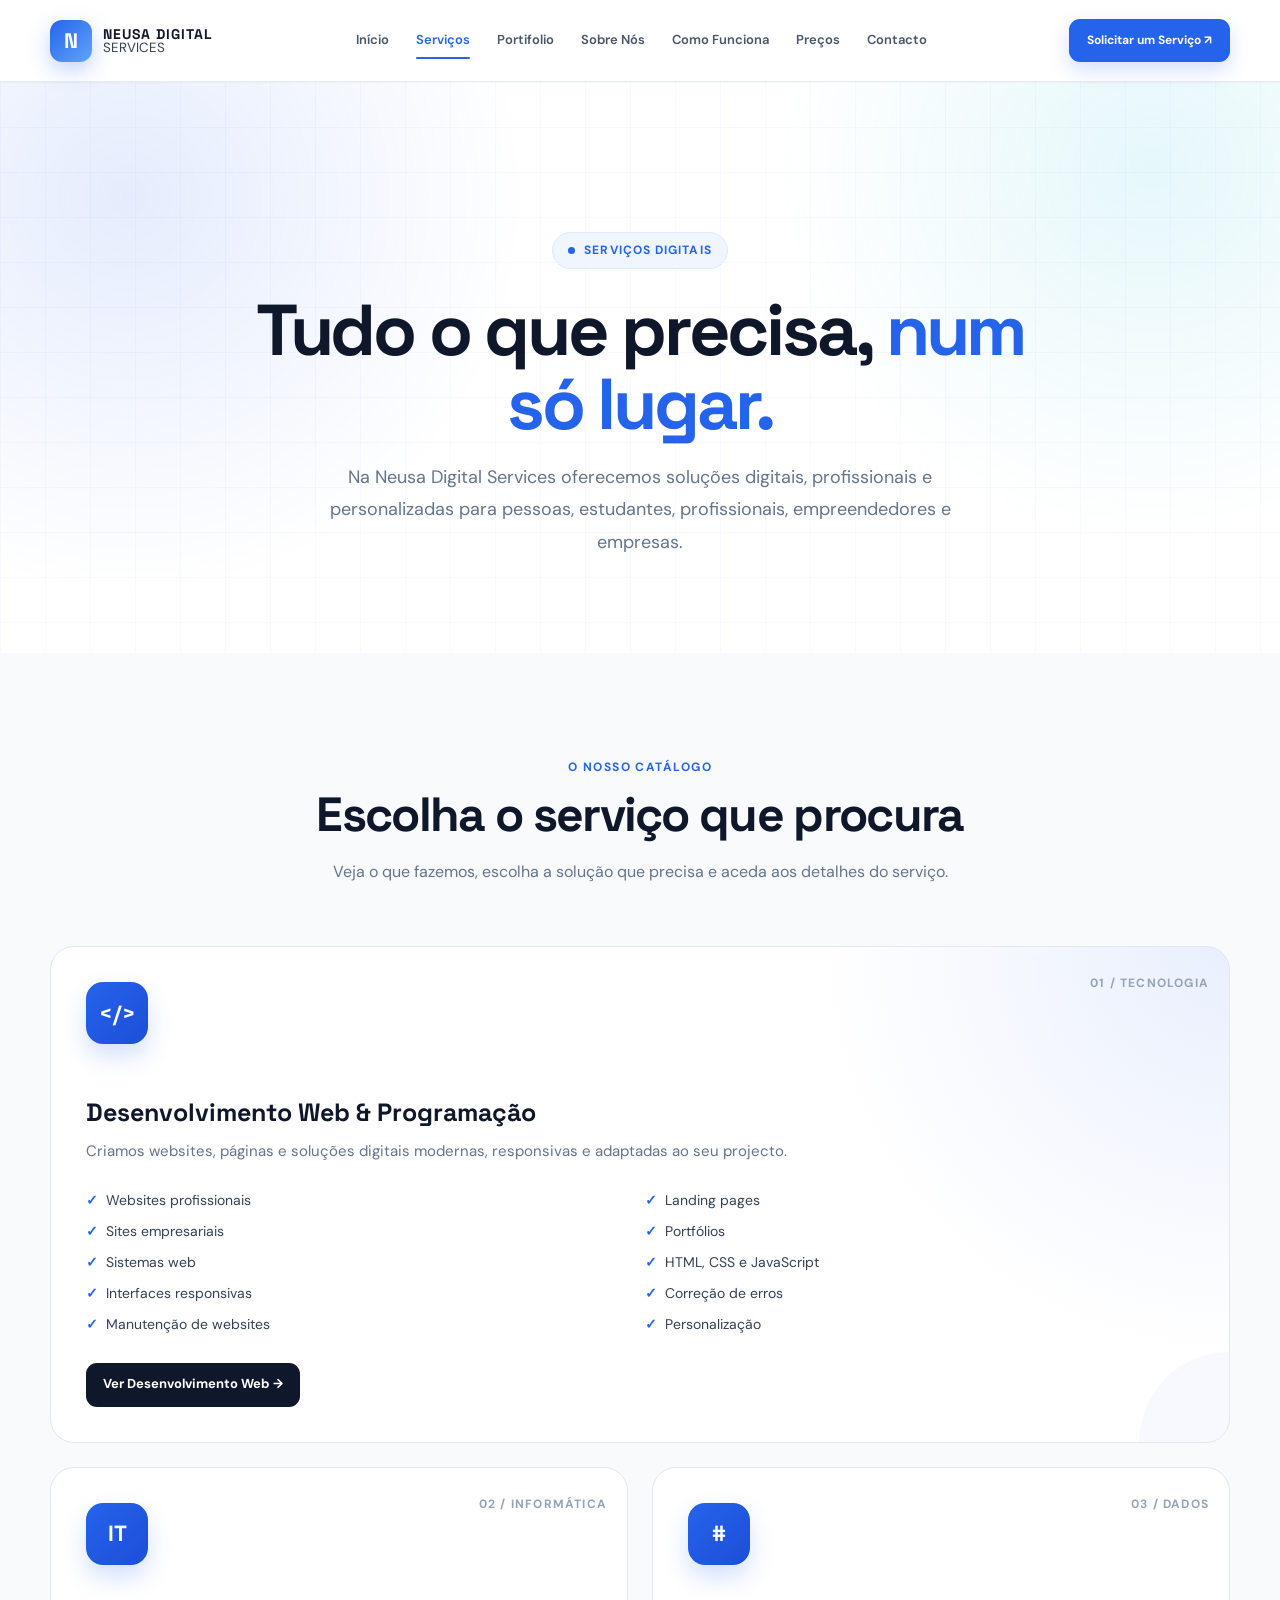
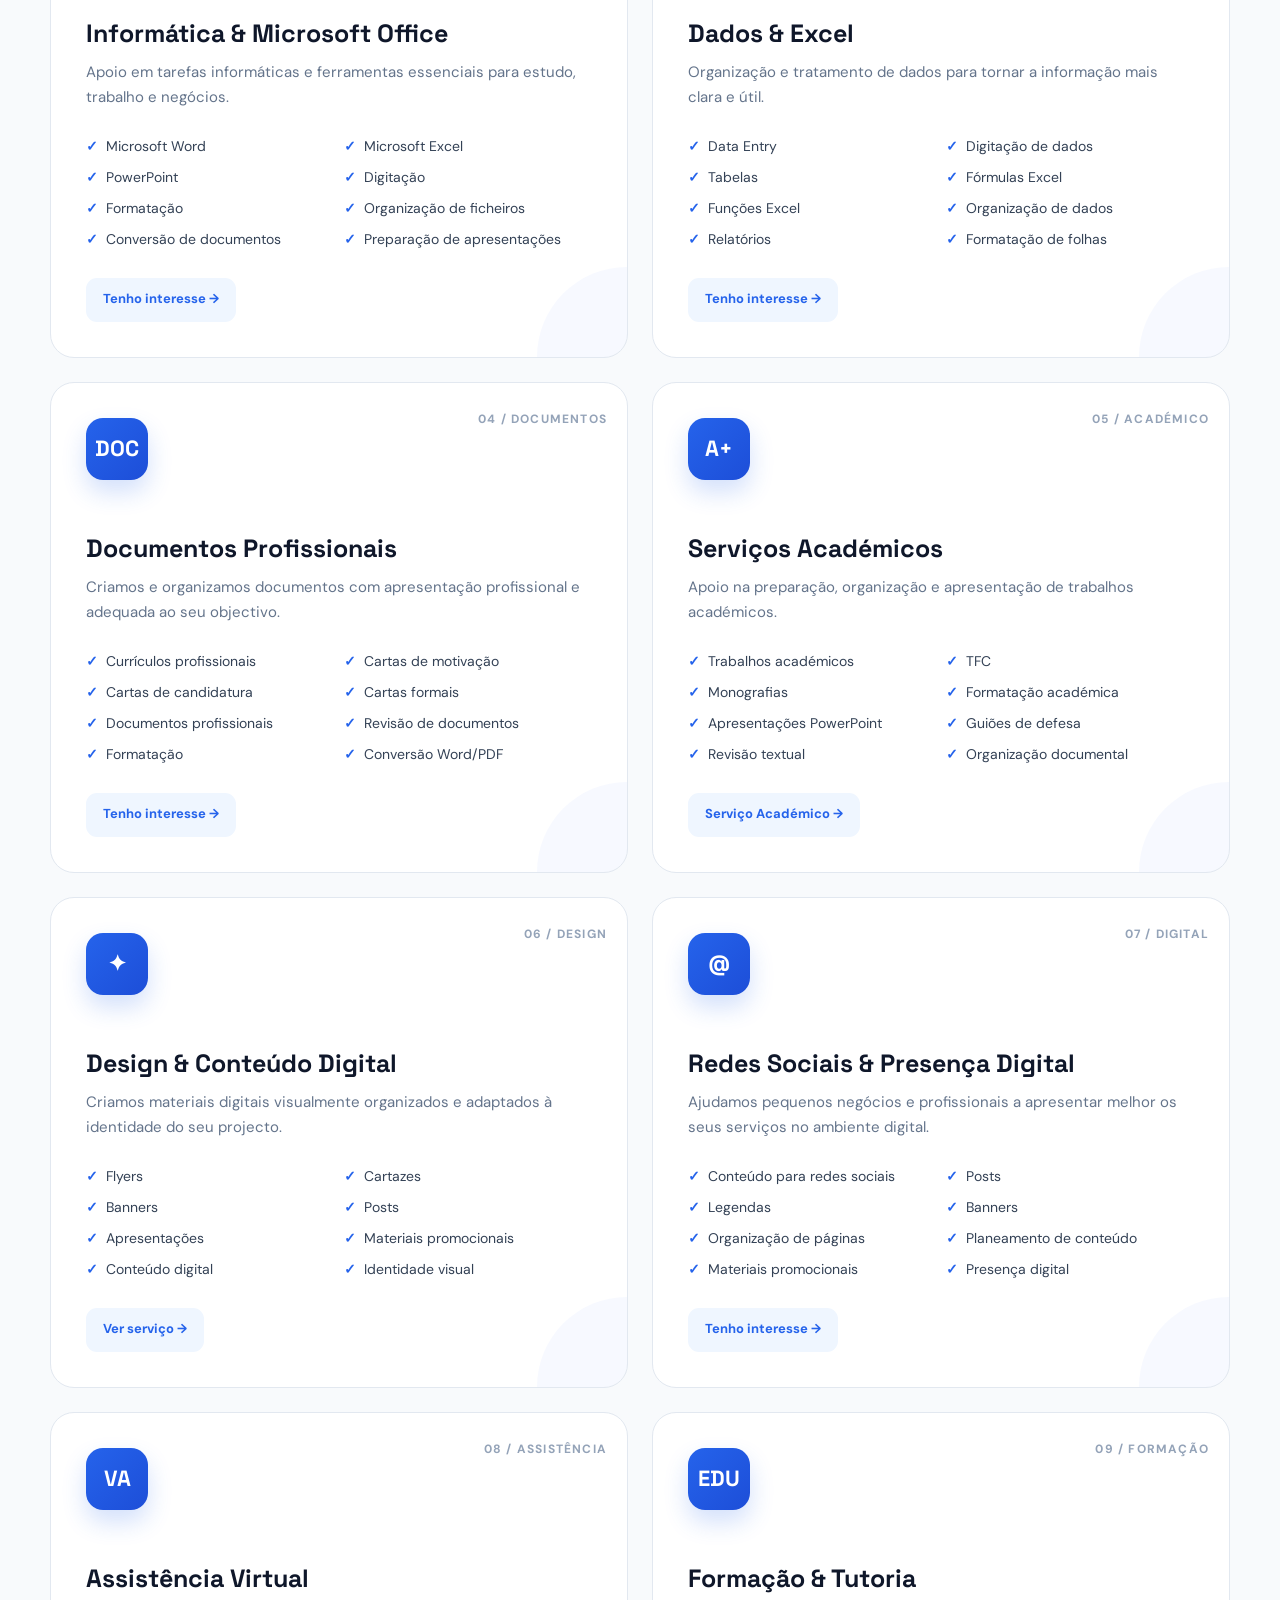
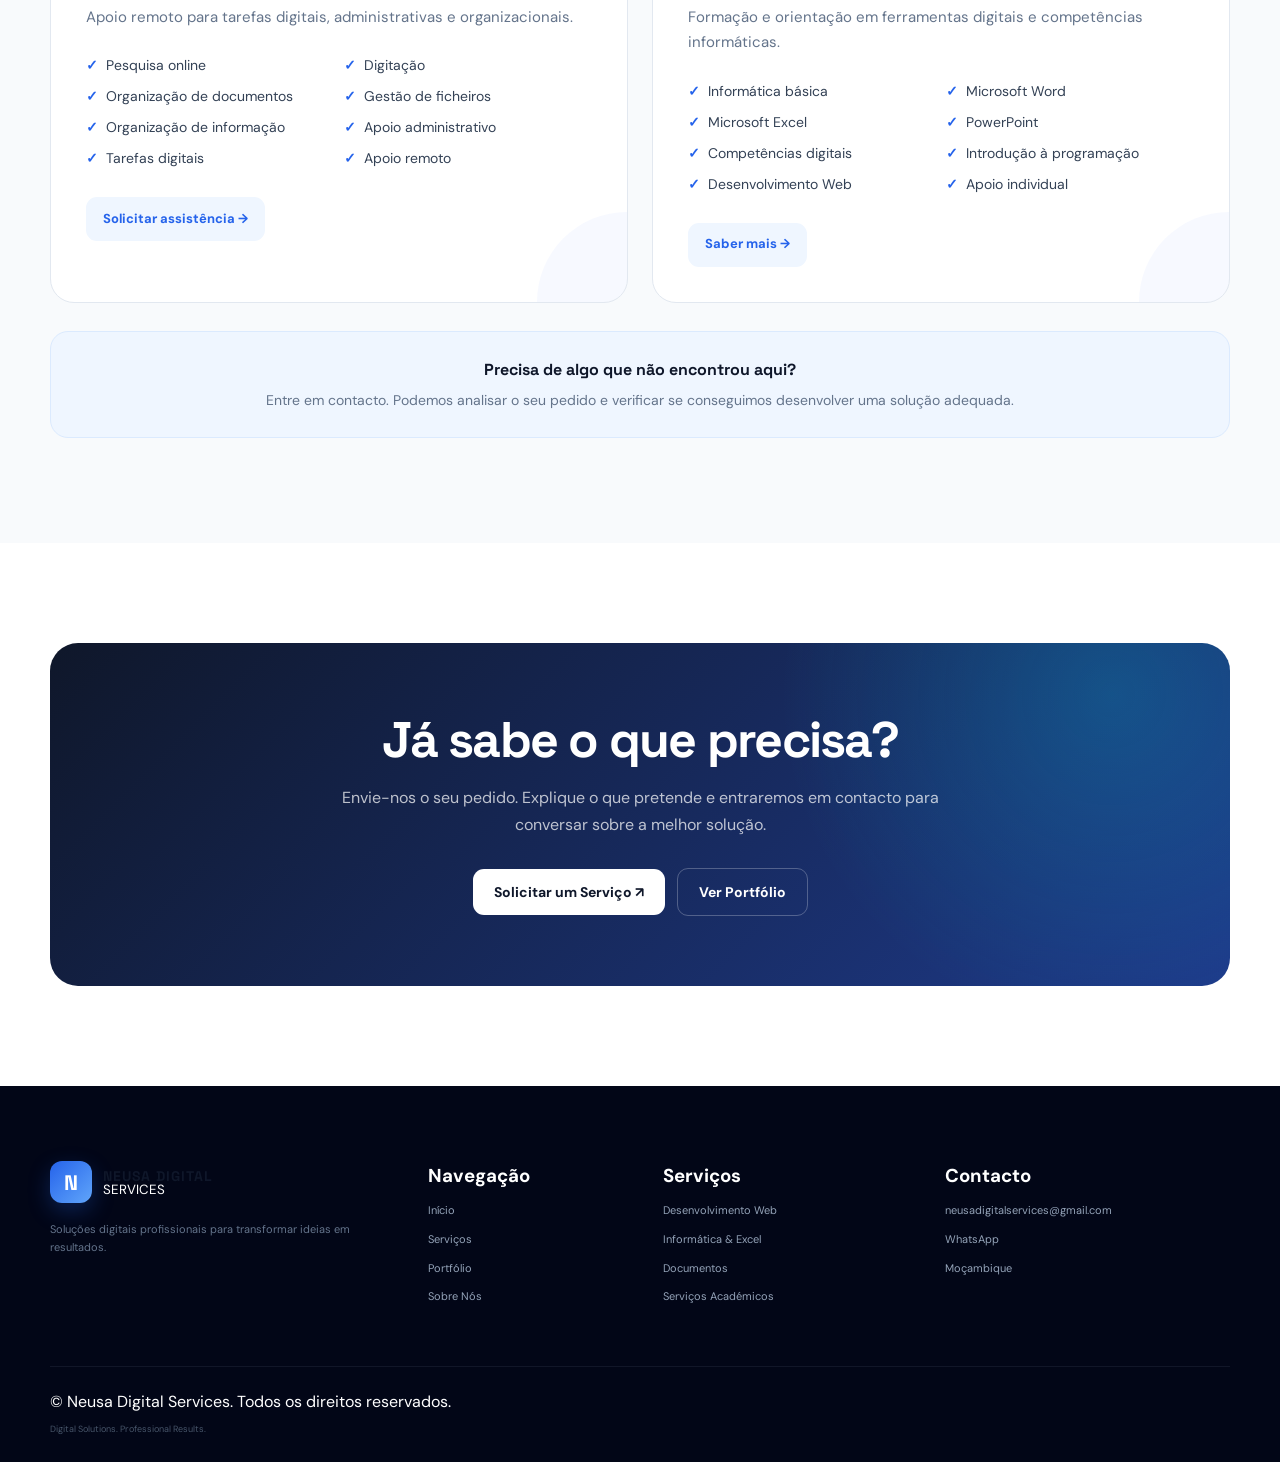
<file: serviços.html>
<!DOCTYPE html>
<html lang="pt-PT">

<head>
    <meta charset="UTF-8">
    <meta name="viewport" content="width=device-width, initial-scale=1.0">

    <meta
        name="description"
        content="Conheça todos os serviços da Neusa Digital Services: programação, desenvolvimento web, documentos, serviços académicos, informática, dados, design, conteúdo digital e assistência virtual."
    >

    <meta
        name="keywords"
        content="Neusa Digital Services, programação, desenvolvimento web, informática, Excel, documentos, serviços académicos, design, assistência virtual"
    >

    <meta name="author" content="Neusa Digital Services">

    <title>Serviços | Neusa Digital Services</title>

    <!-- Google Fonts -->
    <link rel="preconnect" href="https://fonts.googleapis.com">
    <link rel="preconnect" href="https://fonts.gstatic.com" crossorigin>

    <link
        href="https://fonts.googleapis.com/css2?family=DM+Sans:wght@400;500;600;700&family=Space+Grotesk:wght@500;600;700&display=swap"
        rel="stylesheet"
    >

    <!-- CSS principal -->
    <link rel="stylesheet" href="style.css">

    <style>

        /* =====================================================
           HERO
        ===================================================== */

        .services-hero {
            position: relative;
            overflow: hidden;
            padding: 150px 0 95px;
            background:
                radial-gradient(circle at 10% 20%, rgba(37, 99, 235, .12), transparent 32%),
                radial-gradient(circle at 90% 15%, rgba(6, 182, 212, .10), transparent 30%),
                #fff;
        }

        .services-hero::before {
            content: "";
            position: absolute;
            inset: 0;
            background-image:
                linear-gradient(rgba(37, 99, 235, .035) 1px, transparent 1px),
                linear-gradient(90deg, rgba(37, 99, 235, .035) 1px, transparent 1px);
            background-size: 45px 45px;
            pointer-events: none;
        }

        .services-hero-content {
            position: relative;
            z-index: 2;
            max-width: 850px;
            margin: auto;
            text-align: center;
        }

        .services-badge {
            display: inline-flex;
            align-items: center;
            gap: 9px;
            padding: 8px 15px;
            border: 1px solid #dbeafe;
            border-radius: 999px;
            background: #eff6ff;
            color: #2563eb;
            font-size: 12px;
            font-weight: 700;
            letter-spacing: .09em;
            text-transform: uppercase;
        }

        .services-badge span {
            width: 7px;
            height: 7px;
            border-radius: 50%;
            background: #2563eb;
        }

        .services-hero h1 {
            margin: 25px 0 20px;
            font-family: "Space Grotesk", sans-serif;
            font-size: clamp(42px, 6vw, 72px);
            line-height: 1.02;
            letter-spacing: -.045em;
            color: #0f172a;
        }

        .services-hero h1 span {
            color: #2563eb;
        }

        .services-hero p {
            max-width: 700px;
            margin: auto;
            color: #64748b;
            font-size: 18px;
            line-height: 1.8;
        }


        /* =====================================================
           CATÁLOGO
        ===================================================== */

        .services-catalog {
            padding: 105px 0;
            background: #f8fafc;
        }

        .catalog-heading {
            max-width: 720px;
            margin: 0 auto 60px;
            text-align: center;
        }

        .catalog-heading > span {
            display: block;
            margin-bottom: 12px;
            color: #2563eb;
            font-size: 12px;
            font-weight: 700;
            letter-spacing: .12em;
            text-transform: uppercase;
        }

        .catalog-heading h2 {
            margin: 0 0 16px;
            font-family: "Space Grotesk", sans-serif;
            font-size: clamp(32px, 4vw, 48px);
            line-height: 1.1;
            letter-spacing: -.035em;
            color: #0f172a;
        }

        .catalog-heading p {
            margin: 0;
            color: #64748b;
            line-height: 1.75;
        }


        /* =====================================================
           GRID DE SERVIÇOS
        ===================================================== */

        .services-grid {
            display: grid;
            grid-template-columns: repeat(2, minmax(0, 1fr));
            gap: 24px;
        }

        .service-box {
            position: relative;
            overflow: hidden;
            padding: 35px;
            border: 1px solid #e2e8f0;
            border-radius: 24px;
            background: #fff;
            transition:
                transform .3s ease,
                box-shadow .3s ease,
                border-color .3s ease;
        }

        .service-box:hover {
            transform: translateY(-7px);
            border-color: #bfdbfe;
            box-shadow: 0 22px 50px rgba(15, 23, 42, .08);
        }

        .service-box.featured {
            grid-column: span 2;
            background:
                radial-gradient(
                    circle at 100% 0%,
                    rgba(37, 99, 235, .10),
                    transparent 32%
                ),
                #fff;
        }

        .service-box::after {
            content: "";
            position: absolute;
            width: 180px;
            height: 180px;
            border-radius: 50%;
            background: rgba(37, 99, 235, .035);
            right: -90px;
            bottom: -90px;
            pointer-events: none;
        }

        .service-top {
            display: flex;
            justify-content: space-between;
            align-items: flex-start;
            gap: 20px;
            margin-bottom: 25px;
        }

        .service-icon {
            width: 62px;
            height: 62px;
            display: flex;
            align-items: center;
            justify-content: center;
            border-radius: 17px;
            background: linear-gradient(135deg, #2563eb, #1d4ed8);
            color: white;
            font-family: "Space Grotesk", sans-serif;
            font-size: 22px;
            font-weight: 700;
            box-shadow: 0 12px 25px rgba(37, 99, 235, .20);
        }

        .service-number {
            color: #94a3b8;
            font-size: 12px;
            font-weight: 700;
            letter-spacing: .1em;
        }

        .service-box h3 {
            margin: 0 0 12px;
            font-family: "Space Grotesk", sans-serif;
            font-size: 25px;
            line-height: 1.2;
            color: #0f172a;
        }

        .service-description {
            margin: 0 0 25px;
            color: #64748b;
            line-height: 1.7;
            font-size: 15px;
        }

        .service-list {
            display: grid;
            grid-template-columns: repeat(2, minmax(0, 1fr));
            gap: 10px;
            margin: 0 0 28px;
            padding: 0;
            list-style: none;
        }

        .service-list li {
            display: flex;
            gap: 8px;
            color: #334155;
            font-size: 14px;
            line-height: 1.5;
        }

        .service-list li::before {
            content: "✓";
            flex-shrink: 0;
            color: #2563eb;
            font-weight: 800;
        }

        .service-link {
            position: relative;
            z-index: 2;
            display: inline-flex;
            align-items: center;
            gap: 9px;
            min-height: 44px;
            padding: 11px 17px;
            border-radius: 11px;
            background: #0f172a;
            color: white;
            text-decoration: none;
            font-size: 13px;
            font-weight: 700;
            transition:
                background .25s ease,
                transform .25s ease;
        }

        .service-link:hover {
            background: #2563eb;
            transform: translateY(-2px);
        }

        .service-link.secondary {
            background: #eff6ff;
            color: #2563eb;
        }

        .service-link.secondary:hover {
            background: #2563eb;
            color: #fff;
        }


        /* =====================================================
           NOTA
        ===================================================== */

        .service-note {
            margin-top: 28px;
            padding: 25px;
            border: 1px solid #dbeafe;
            border-radius: 18px;
            background: #eff6ff;
            text-align: center;
        }

        .service-note strong {
            display: block;
            margin-bottom: 7px;
            color: #0f172a;
            font-family: "Space Grotesk", sans-serif;
        }

        .service-note p {
            margin: 0;
            color: #64748b;
            font-size: 14px;
            line-height: 1.6;
        }


        /* =====================================================
           CTA FINAL
        ===================================================== */

        .services-final {
            padding: 100px 0;
            background: #fff;
        }

        .services-final-box {
            position: relative;
            overflow: hidden;
            padding: 70px 35px;
            border-radius: 28px;
            background:
                radial-gradient(
                    circle at 90% 15%,
                    rgba(6, 182, 212, .25),
                    transparent 30%
                ),
                linear-gradient(135deg, #0f172a, #1e3a8a);
            text-align: center;
            color: #fff;
        }

        .services-final-box h2 {
            max-width: 700px;
            margin: 0 auto 16px;
            font-family: "Space Grotesk", sans-serif;
            font-size: clamp(32px, 4vw, 50px);
            line-height: 1.1;
            letter-spacing: -.035em;
        }

        .services-final-box p {
            max-width: 600px;
            margin: 0 auto 30px;
            color: rgba(255, 255, 255, .72);
            line-height: 1.7;
        }

        .final-buttons {
            display: flex;
            justify-content: center;
            align-items: center;
            gap: 12px;
            flex-wrap: wrap;
        }

        .final-primary,
        .final-secondary {
            min-height: 46px;
            display: inline-flex;
            align-items: center;
            justify-content: center;
            padding: 12px 21px;
            border-radius: 11px;
            text-decoration: none;
            font-size: 14px;
            font-weight: 700;
            transition: .25s ease;
        }

        .final-primary {
            background: white;
            color: #0f172a;
        }

        .final-secondary {
            border: 1px solid rgba(255, 255, 255, .25);
            color: white;
        }

        .final-primary:hover {
            transform: translateY(-2px);
        }

        .final-secondary:hover {
            background: rgba(255, 255, 255, .08);
            transform: translateY(-2px);
        }


        /* =====================================================
           RESPONSIVO
        ===================================================== */

        @media (max-width: 800px) {

            .services-grid {
                grid-template-columns: 1fr;
            }

            .service-box.featured {
                grid-column: span 1;
            }

            .services-hero {
                padding: 120px 0 75px;
            }

            .services-catalog {
                padding: 80px 0;
            }
        }

        @media (max-width: 520px) {

            .service-box {
                padding: 27px 22px;
            }

            .service-list {
                grid-template-columns: 1fr;
            }

            .services-final-box {
                padding: 55px 22px;
            }

            .services-hero h1 {
                font-size: 42px;
            }
        }

    </style>
</head>


<body>

    <!-- =====================================================
         HEADER
    ===================================================== -->

    <header class="site-header">

        <div class="container header-content">

            <a href="index.html" class="logo">
                <span class="logo-symbol">N</span>

                <span class="logo-text">
                    <strong>NEUSA DIGITAL</strong>
                    <small>SERVICES</small>
                </span>
            </a>


            <nav class="main-nav" aria-label="Navegação principal">

                <a href="index.html">
                    Início
                </a>

                <a
                    href="servicos.html"
                    class="active"
                    aria-current="page"
                >
                    Serviços
                </a>

                <a href="portifolio.html">
                    Portifolio
                </a>

                <a href="sobre.html">
                    Sobre Nós
                </a>

                <a href="index.html#processo">
                    Como Funciona
                </a>

                <a href="index.html#precos">
                    Preços
                </a>

                <a href="contacto.html">
                    Contacto
                </a>

            </nav>


            <a
                href="contacto.html"
                class="header-button"
            >
                Solicitar um Serviço ↗
            </a>


            <button
                class="menu-button"
                id="menuButton"
                type="button"
                aria-label="Abrir menu"
            >
                ☰
            </button>

        </div>


        <div class="mobile-menu" id="mobileMenu">

            <a href="index.html">
                Início
            </a>

            <a href="servicos.html">
                Serviços
            </a>

            <a href="portifolio.html">
                Portfólio
            </a>

            <a href="sobre.html">
                Sobre Nós
            </a>

            <a href="index.html#processo">
                Como Funciona
            </a>

            <a href="index.html#precos">
                Preços
            </a>

            <a href="contacto.html">
                Contacto
            </a>

        </div>

    </header>



    <main>

        <!-- =================================================
             HERO
        ================================================= -->

        <section class="services-hero">

            <div class="container">

                <div class="services-hero-content">

                    <div class="services-badge">
                        <span></span>
                        Serviços digitais
                    </div>

                    <h1>
                        Tudo o que precisa,
                        <span>num só lugar.</span>
                    </h1>

                    <p>
                        Na Neusa Digital Services oferecemos soluções
                        digitais, profissionais e personalizadas para
                        pessoas, estudantes, profissionais, empreendedores
                        e empresas.
                    </p>

                </div>

            </div>

        </section>



        <!-- =================================================
             CATÁLOGO
        ================================================= -->

        <section class="services-catalog">

            <div class="container">

                <div class="catalog-heading">

                    <span>
                        O nosso catálogo
                    </span>

                    <h2>
                        Escolha o serviço que procura
                    </h2>

                    <p>
                        Veja o que fazemos, escolha a solução que
                        precisa e aceda aos detalhes do serviço.
                    </p>

                </div>


                <div class="services-grid">


                    <!-- =================================================
                         01 — DESENVOLVIMENTO WEB
                    ================================================== -->

                    <article class="service-box featured">

                        <div class="service-top">

                            <div class="service-icon">
                                &lt;/&gt;
                            </div>

                            <span class="service-number">
                                01 / TECNOLOGIA
                            </span>

                        </div>

                        <h3>
                            Desenvolvimento Web & Programação
                        </h3>

                        <p class="service-description">
                            Criamos websites, páginas e soluções
                            digitais modernas, responsivas e
                            adaptadas ao seu projecto.
                        </p>

                        <ul class="service-list">

                            <li>Websites profissionais</li>
                            <li>Landing pages</li>
                            <li>Sites empresariais</li>
                            <li>Portfólios</li>
                            <li>Sistemas web</li>
                            <li>HTML, CSS e JavaScript</li>
                            <li>Interfaces responsivas</li>
                            <li>Correção de erros</li>
                            <li>Manutenção de websites</li>
                            <li>Personalização</li>

                        </ul>

                        <a
                            href="desenvolvimento-web.html"
                            class="service-link"
                        >
                            Ver Desenvolvimento Web →
                        </a>

                    </article>



                    <!-- =================================================
                         02 — INFORMÁTICA
                    ================================================== -->

                    <article class="service-box">

                        <div class="service-top">

                            <div class="service-icon">
                                IT
                            </div>

                            <span class="service-number">
                                02 / INFORMÁTICA
                            </span>

                        </div>

                        <h3>
                            Informática & Microsoft Office
                        </h3>

                        <p class="service-description">
                            Apoio em tarefas informáticas e
                            ferramentas essenciais para estudo,
                            trabalho e negócios.
                        </p>

                        <ul class="service-list">

                            <li>Microsoft Word</li>
                            <li>Microsoft Excel</li>
                            <li>PowerPoint</li>
                            <li>Digitação</li>
                            <li>Formatação</li>
                            <li>Organização de ficheiros</li>
                            <li>Conversão de documentos</li>
                            <li>Preparação de apresentações</li>

                        </ul>

                        <a
                            href="https://wa.me/258841234567?text=Ol%C3%A1!%20Tenho%20interesse%20no%20servi%C3%A7o%20de%20Inform%C3%A1tica%20%26%20Microsoft%20Office%20da%20Neusa%20Digital%20Services."
                            class="service-link secondary"
                            target="_blank"
                            rel="noopener noreferrer"
                        >
                            Tenho interesse →
                        </a>

                    </article>



                    <!-- =================================================
                         03 — DADOS
                    ================================================== -->

                    <article class="service-box">

                        <div class="service-top">

                            <div class="service-icon">
                                #
                            </div>

                            <span class="service-number">
                                03 / DADOS
                            </span>

                        </div>

                        <h3>
                            Dados & Excel
                        </h3>

                        <p class="service-description">
                            Organização e tratamento de dados para
                            tornar a informação mais clara e útil.
                        </p>

                        <ul class="service-list">

                            <li>Data Entry</li>
                            <li>Digitação de dados</li>
                            <li>Tabelas</li>
                            <li>Fórmulas Excel</li>
                            <li>Funções Excel</li>
                            <li>Organização de dados</li>
                            <li>Relatórios</li>
                            <li>Formatação de folhas</li>

                        </ul>

                        <a
                            href="contacto.html"
                            class="service-link secondary"
                        >
                            Tenho interesse →
                        </a>

                    </article>



                    <!-- =================================================
                         04 — DOCUMENTOS
                    ================================================== -->

                    <article class="service-box">

                        <div class="service-top">

                            <div class="service-icon">
                                DOC
                            </div>

                            <span class="service-number">
                                04 / DOCUMENTOS
                            </span>

                        </div>

                        <h3>
                            Documentos Profissionais
                        </h3>

                        <p class="service-description">
                            Criamos e organizamos documentos com
                            apresentação profissional e adequada
                            ao seu objectivo.
                        </p>

                        <ul class="service-list">

                            <li>Currículos profissionais</li>
                            <li>Cartas de motivação</li>
                            <li>Cartas de candidatura</li>
                            <li>Cartas formais</li>
                            <li>Documentos profissionais</li>
                            <li>Revisão de documentos</li>
                            <li>Formatação</li>
                            <li>Conversão Word/PDF</li>

                        </ul>

                        <a
                            href="contacto.html"
                            class="service-link secondary"
                        >
                            Tenho interesse →
                        </a>

                    </article>



                    <!-- =================================================
                         05 — ACADÉMICO
                    ================================================== -->

                    <article class="service-box">

                        <div class="service-top">

                            <div class="service-icon">
                                A+
                            </div>

                            <span class="service-number">
                                05 / ACADÉMICO
                            </span>

                        </div>

                        <h3>
                            Serviços Académicos
                        </h3>

                        <p class="service-description">
                            Apoio na preparação, organização e
                            apresentação de trabalhos académicos.
                        </p>

                        <ul class="service-list">

                            <li>Trabalhos académicos</li>
                            <li>TFC</li>
                            <li>Monografias</li>
                            <li>Formatação académica</li>
                            <li>Apresentações PowerPoint</li>
                            <li>Guiões de defesa</li>
                            <li>Revisão textual</li>
                            <li>Organização documental</li>

                        </ul>

                        <a
                            href="contacto.html"
                            class="service-link secondary"
                        >
                            Serviço Académico →
                        </a>

                    </article>



                    <!-- =================================================
                         06 — DESIGN
                    ================================================== -->

                    <article class="service-box">

                        <div class="service-top">

                            <div class="service-icon">
                                ✦
                            </div>

                            <span class="service-number">
                                06 / DESIGN
                            </span>

                        </div>

                        <h3>
                            Design & Conteúdo Digital
                        </h3>

                        <p class="service-description">
                            Criamos materiais digitais visualmente
                            organizados e adaptados à identidade
                            do seu projecto.
                        </p>

                        <ul class="service-list">

                            <li>Flyers</li>
                            <li>Cartazes</li>
                            <li>Banners</li>
                            <li>Posts</li>
                            <li>Apresentações</li>
                            <li>Materiais promocionais</li>
                            <li>Conteúdo digital</li>
                            <li>Identidade visual</li>

                        </ul>

                        <a
                            href="contacto.html"
                            class="service-link secondary"
                        >
                            Ver serviço →
                        </a>

                    </article>



                    <!-- =================================================
                         07 — REDES SOCIAIS
                    ================================================== -->

                    <article class="service-box">

                        <div class="service-top">

                            <div class="service-icon">
                                @
                            </div>

                            <span class="service-number">
                                07 / DIGITAL
                            </span>

                        </div>

                        <h3>
                            Redes Sociais & Presença Digital
                        </h3>

                        <p class="service-description">
                            Ajudamos pequenos negócios e profissionais
                            a apresentar melhor os seus serviços no
                            ambiente digital.
                        </p>

                        <ul class="service-list">

                            <li>Conteúdo para redes sociais</li>
                            <li>Posts</li>
                            <li>Legendas</li>
                            <li>Banners</li>
                            <li>Organização de páginas</li>
                            <li>Planeamento de conteúdo</li>
                            <li>Materiais promocionais</li>
                            <li>Presença digital</li>

                        </ul>

                        <a
                            href="contacto.html"
                            class="service-link secondary"
                        >
                            Tenho interesse →
                        </a>

                    </article>



                    <!-- =================================================
                         08 — ASSISTÊNCIA
                    ================================================== -->

                    <article class="service-box">

                        <div class="service-top">

                            <div class="service-icon">
                                VA
                            </div>

                            <span class="service-number">
                                08 / ASSISTÊNCIA
                            </span>

                        </div>

                        <h3>
                            Assistência Virtual
                        </h3>

                        <p class="service-description">
                            Apoio remoto para tarefas digitais,
                            administrativas e organizacionais.
                        </p>

                        <ul class="service-list">

                            <li>Pesquisa online</li>
                            <li>Digitação</li>
                            <li>Organização de documentos</li>
                            <li>Gestão de ficheiros</li>
                            <li>Organização de informação</li>
                            <li>Apoio administrativo</li>
                            <li>Tarefas digitais</li>
                            <li>Apoio remoto</li>

                        </ul>

                        <a
                            href="contacto.html"
                            class="service-link secondary"
                        >
                            Solicitar assistência →
                        </a>

                    </article>



                    <!-- =================================================
                         09 — FORMAÇÃO
                    ================================================== -->

                    <article class="service-box">

                        <div class="service-top">

                            <div class="service-icon">
                                EDU
                            </div>

                            <span class="service-number">
                                09 / FORMAÇÃO
                            </span>

                        </div>

                        <h3>
                            Formação & Tutoria
                        </h3>

                        <p class="service-description">
                            Formação e orientação em ferramentas
                            digitais e competências informáticas.
                        </p>

                        <ul class="service-list">

                            <li>Informática básica</li>
                            <li>Microsoft Word</li>
                            <li>Microsoft Excel</li>
                            <li>PowerPoint</li>
                            <li>Competências digitais</li>
                            <li>Introdução à programação</li>
                            <li>Desenvolvimento Web</li>
                            <li>Apoio individual</li>

                        </ul>

                        <a
                            href="contacto.html"
                            class="service-link secondary"
                        >
                            Saber mais →
                        </a>

                    </article>

                </div>



                <!-- NOTA -->

                <div class="service-note">

                    <strong>
                        Precisa de algo que não encontrou aqui?
                    </strong>

                    <p>
                        Entre em contacto. Podemos analisar o seu
                        pedido e verificar se conseguimos desenvolver
                        uma solução adequada.
                    </p>

                </div>

            </div>

        </section>



        <!-- =================================================
             CTA FINAL
        ================================================= -->

        <section class="services-final">

            <div class="container">

                <div class="services-final-box">

                    <h2>
                        Já sabe o que precisa?
                    </h2>

                    <p>
                        Envie-nos o seu pedido. Explique o que pretende
                        e entraremos em contacto para conversar sobre
                        a melhor solução.
                    </p>

                    <div class="final-buttons">

                        <a
                            href="contacto.html"
                            class="final-primary"
                        >
                            Solicitar um Serviço ↗
                        </a>

                        <a
                            href="portifolio.html"
                            class="final-secondary"
                        >
                            Ver Portfólio
                        </a>

                    </div>

                </div>

            </div>

        </section>

    </main>



    <!-- =====================================================
         FOOTER
    ===================================================== -->

    <footer class="footer">

        <div class="container">

            <div class="footer-grid">

                <!-- MARCA -->

                <div class="footer-brand">

                    <a href="index.html" class="logo">

                        <span class="logo-symbol">
                            N
                        </span>

                        <span class="logo-text">
                            <strong>NEUSA DIGITAL</strong>
                            <small>SERVICES</small>
                        </span>

                    </a>

                    <p>
                        Soluções digitais profissionais
                        para transformar ideias em resultados.
                    </p>

                </div>


                <!-- NAVEGAÇÃO -->

                <div class="footer-column">

                    <h3>
                        Navegação
                    </h3>

                    <a href="index.html">
                        Início
                    </a>

                    <a href="servicos.html">
                        Serviços
                    </a>

                    <a href="portifolio.html">
                        Portfólio
                    </a>

                    <a href="sobre.html">
                        Sobre Nós
                    </a>

                </div>


                <!-- SERVIÇOS -->

                <div class="footer-column">

                    <h3>
                        Serviços
                    </h3>

                    <a href="desenvolvimento-web.html">
                        Desenvolvimento Web
                    </a>

                    <a href="contacto.html">
                        Informática & Excel
                    </a>

                    <a href="contacto.html">
                        Documentos
                    </a>

                    <a href="contacto.html">
                        Serviços Académicos
                    </a>

                </div>


                <!-- CONTACTO -->

                <div class="footer-column">

                    <h3>
                        Contacto
                    </h3>

                    <a href="mailto:neusadigitalservices@gmail.com">
                        neusadigitalservices@gmail.com
                    </a>

                    <a
                        href="https://wa.me/258841234567?text=Ol%C3%A1!%20Encontrei%20a%20Neusa%20Digital%20Services%20e%20gostaria%20de%20saber%20mais%20sobre%20os%20servi%C3%A7os."
                        target="_blank"
                        rel="noopener noreferrer"
                    >
                        WhatsApp
                    </a>

                    <span>
                        Moçambique
                    </span>

                </div>

            </div>


            <div class="footer-bottom">

                <p>
                    ©
                    <span class="footer-year"></span>
                    Neusa Digital Services.
                    Todos os direitos reservados.
                </p>

                <span>
                    Digital Solutions. Professional Results.
                </span>

            </div>

        </div>

    </footer>



    <!-- JavaScript principal -->
    <script src="script.js"></script>

</body>

</html>
</file>
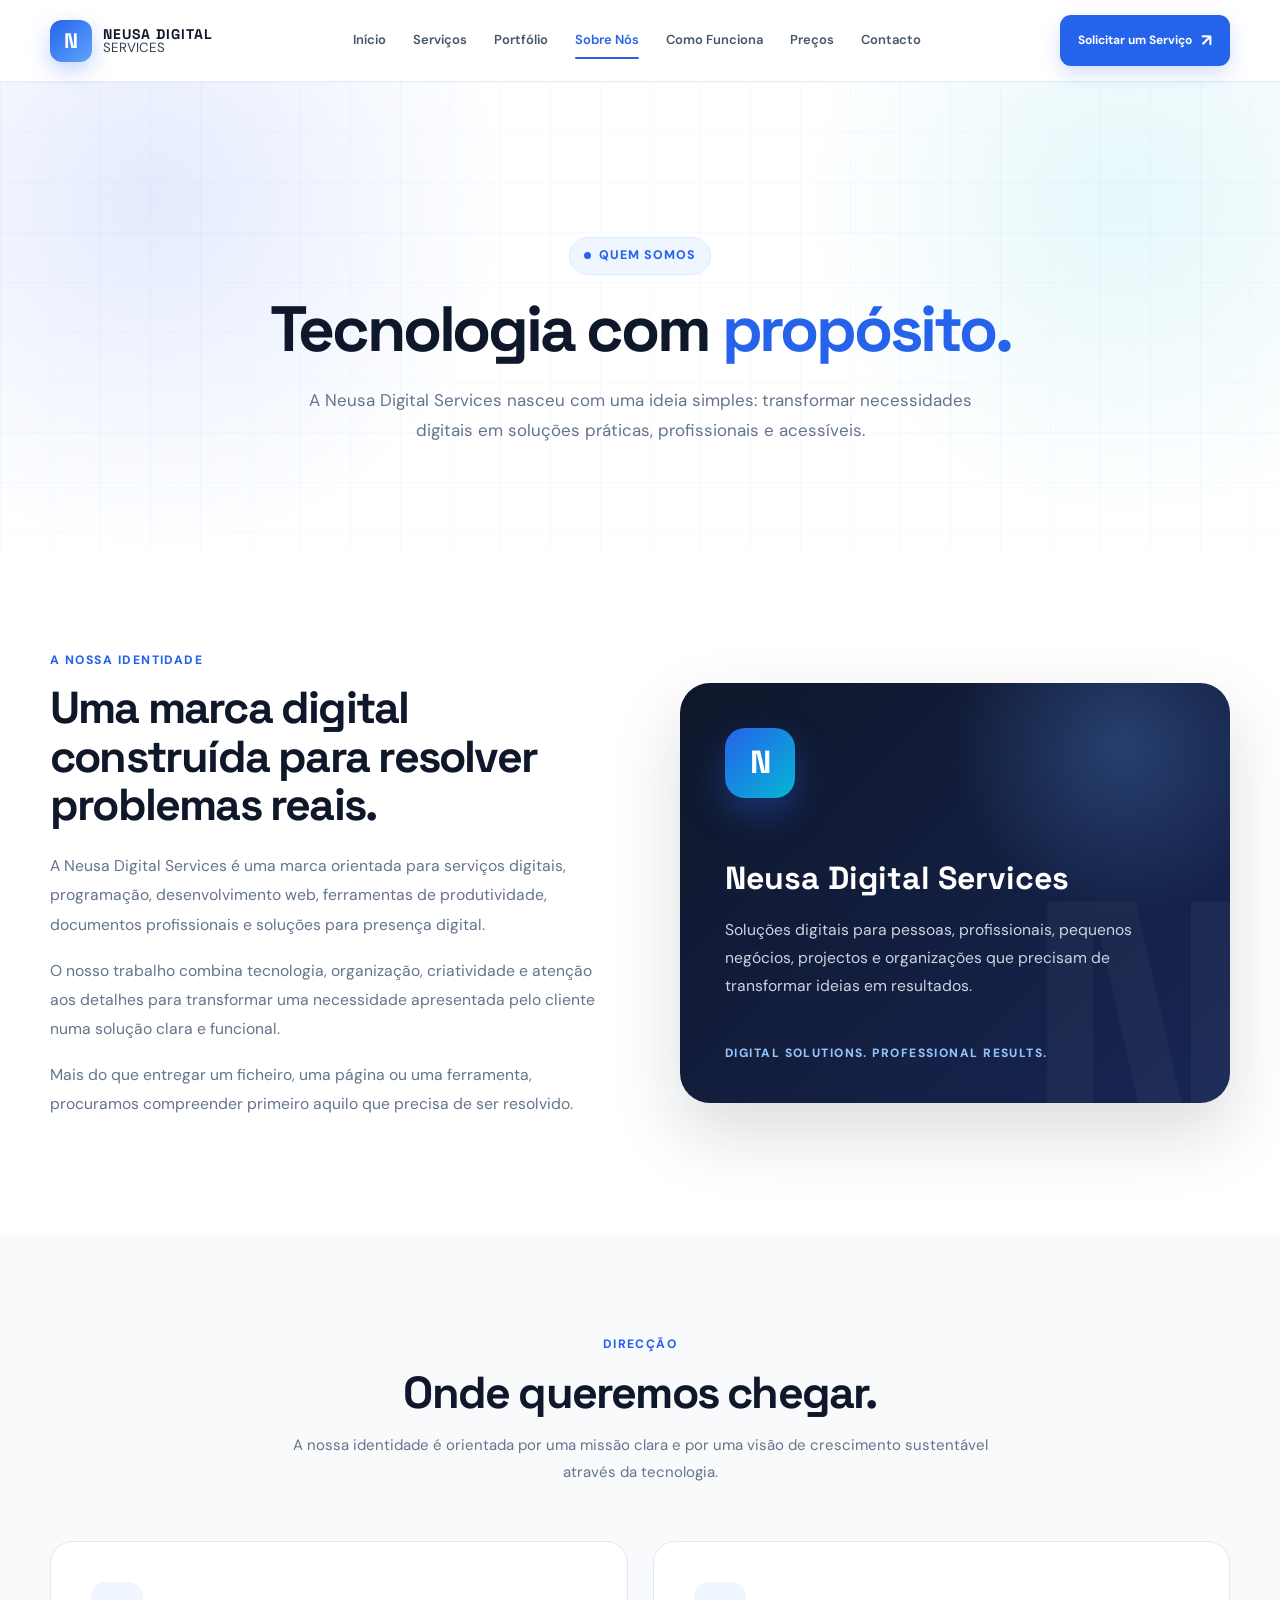
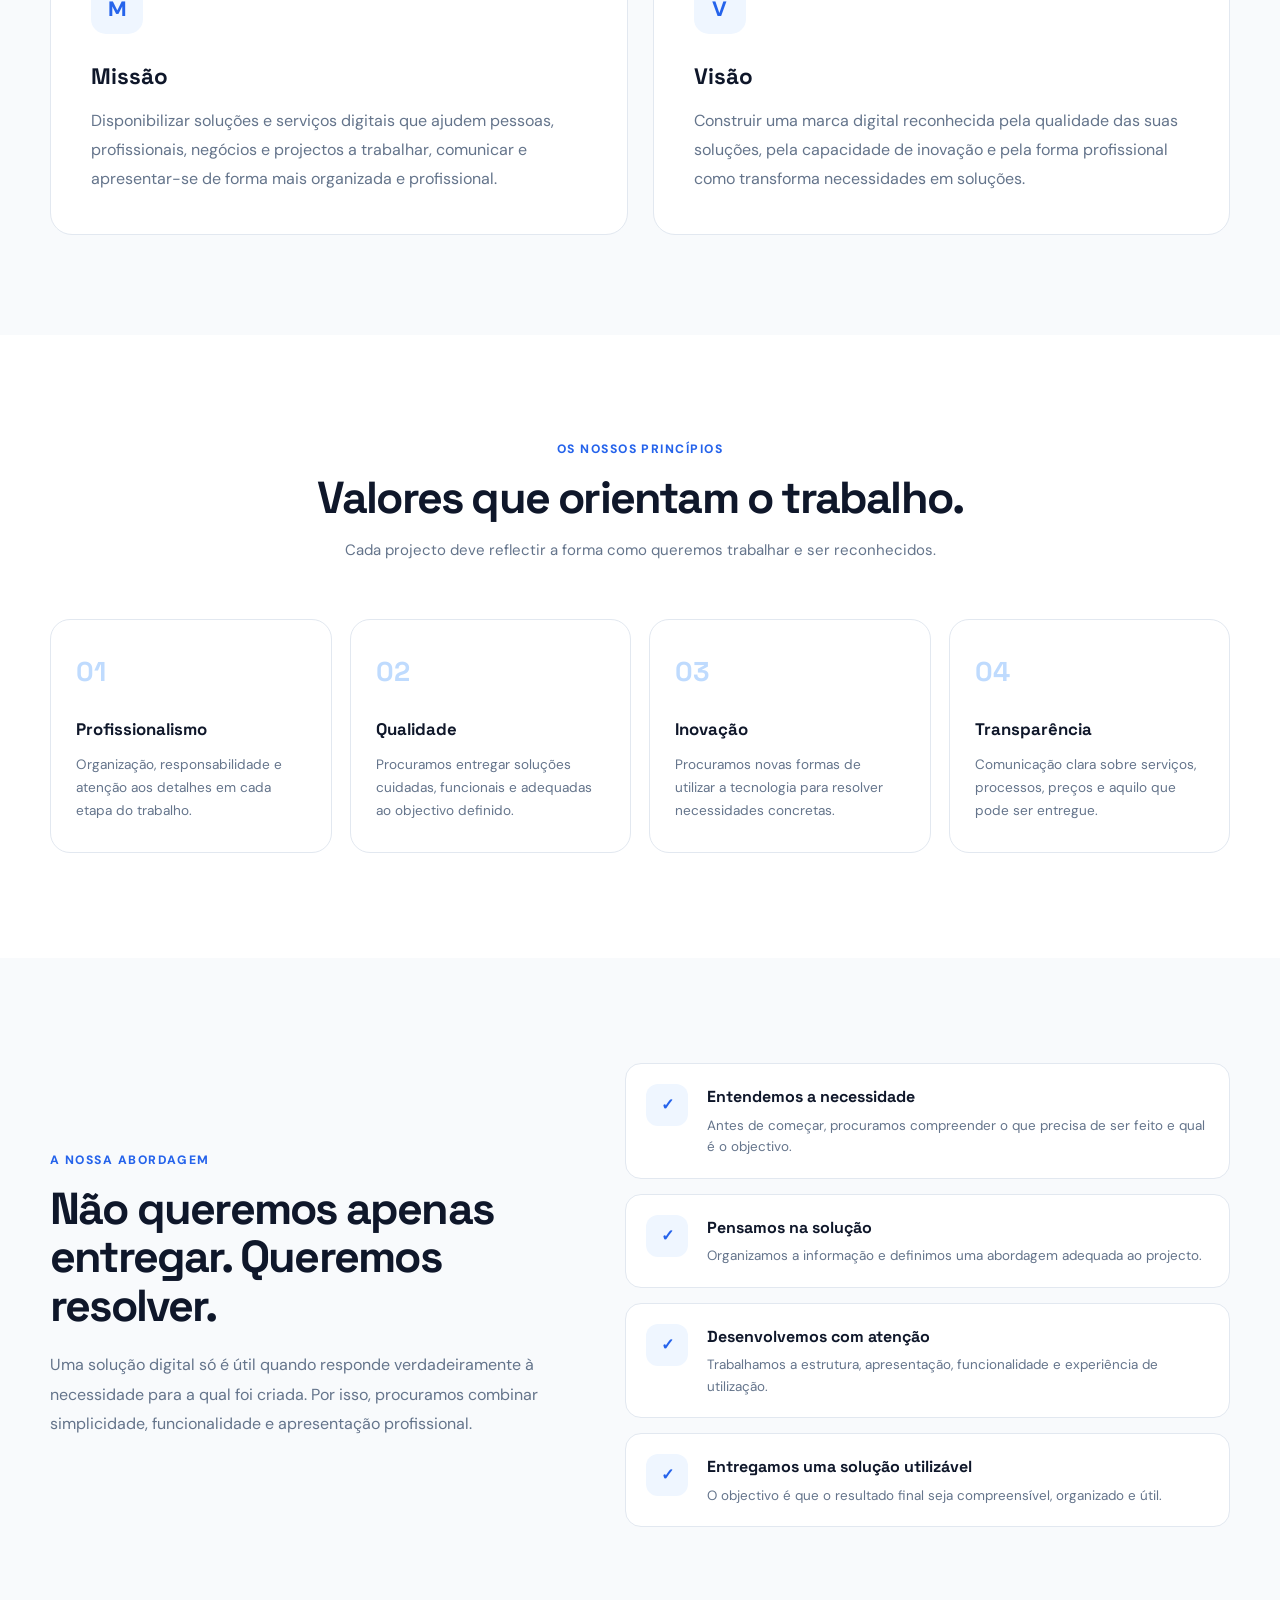
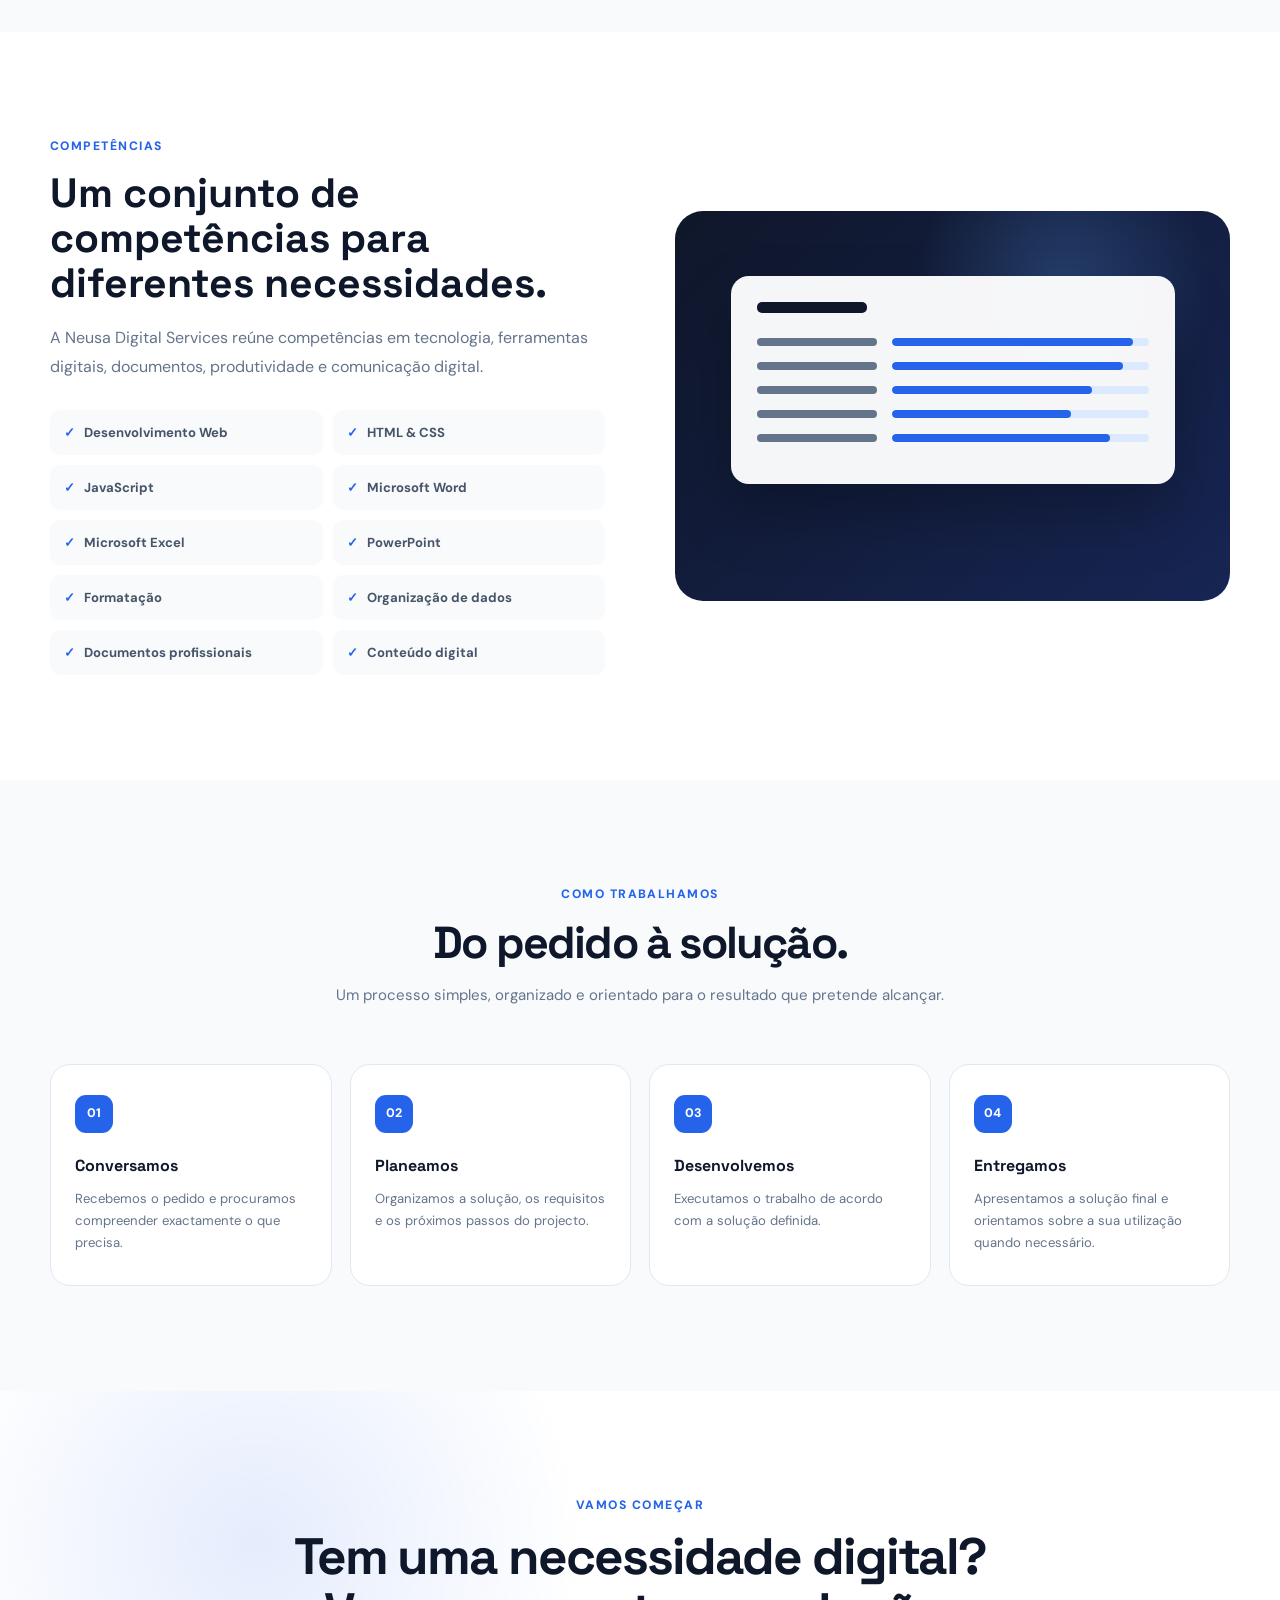
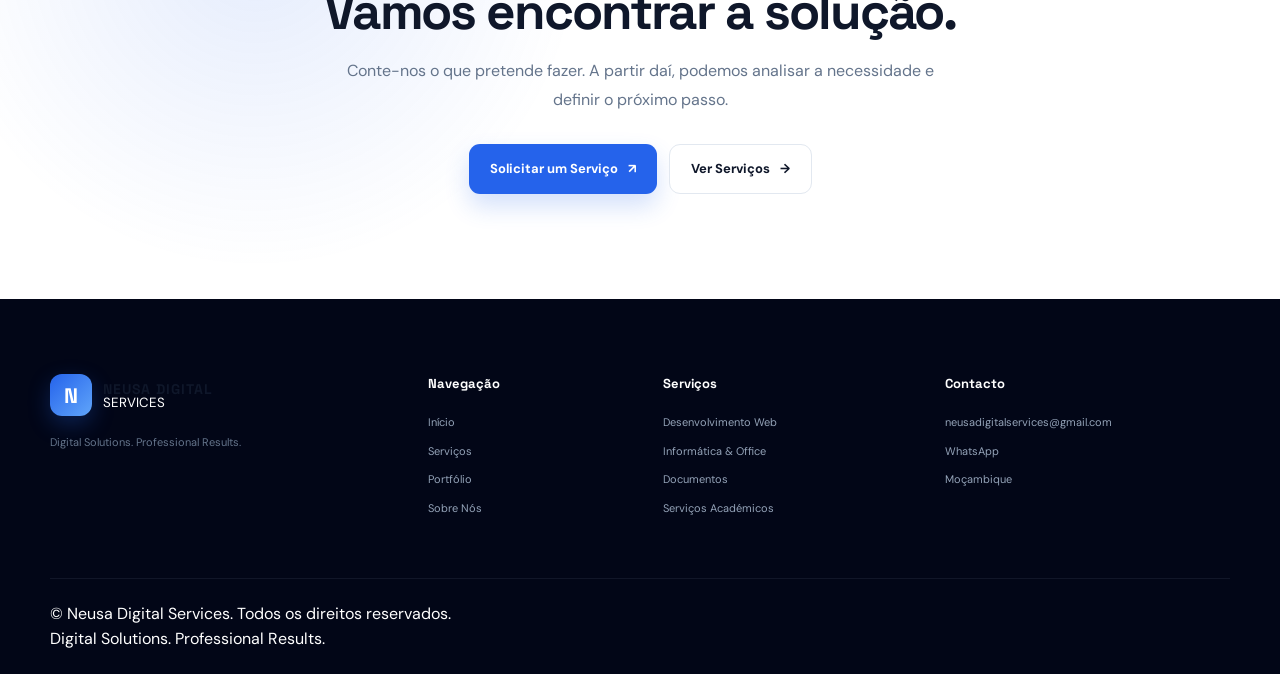
<file: sobre.html>
<!DOCTYPE html>
<html lang="pt-PT">
<head>
    <meta charset="UTF-8">
    <meta name="viewport" content="width=device-width, initial-scale=1.0">

    <title>Sobre Nós | Neusa Digital Services</title>

    <meta name="description"
        content="Conheça a Neusa Digital Services, os seus valores, missão, visão, competências e forma de trabalhar. Soluções digitais profissionais em Moçambique.">

    <meta name="keywords"
        content="Neusa Digital Services, sobre nós, serviços digitais, programação, desenvolvimento web, Moçambique">

    <meta name="author" content="Neusa Digital Services">

    <link rel="preconnect" href="https://fonts.googleapis.com">
    <link rel="preconnect" href="https://fonts.gstatic.com" crossorigin>

    <link
        href="https://fonts.googleapis.com/css2?family=DM+Sans:wght@400;500;600;700&family=Space+Grotesk:wght@500;600;700&display=swap"
        rel="stylesheet">

    <link rel="stylesheet" href="style.css">


    <style>

        /* =====================================================
           SOBRE — BASE
        ===================================================== */

        .about-page {
            background: #f8fafc;
        }


        /* =====================================================
           HERO
        ===================================================== */

        .about-hero {
            position: relative;
            overflow: hidden;
            padding: 155px 0 105px;
            background:
                radial-gradient(
                    circle at 12% 25%,
                    rgba(37, 99, 235, .13),
                    transparent 30%
                ),
                radial-gradient(
                    circle at 88% 25%,
                    rgba(6, 182, 212, .10),
                    transparent 28%
                ),
                #ffffff;
        }

        .about-hero::before {
            content: "";
            position: absolute;
            inset: 0;

            background-image:
                linear-gradient(
                    rgba(37,99,235,.035) 1px,
                    transparent 1px
                ),
                linear-gradient(
                    90deg,
                    rgba(37,99,235,.035) 1px,
                    transparent 1px
                );

            background-size: 50px 50px;
            pointer-events: none;
        }

        .about-hero-content {
            position: relative;
            z-index: 1;

            max-width: 900px;
            margin: auto;

            text-align: center;
        }

        .about-badge {
            display: inline-flex;
            align-items: center;
            gap: 8px;

            padding: 8px 14px;
            margin-bottom: 22px;

            border: 1px solid #dbeafe;
            border-radius: 999px;

            background: #eff6ff;
            color: #2563eb;

            font-size: .78rem;
            font-weight: 800;

            letter-spacing: .08em;
            text-transform: uppercase;
        }

        .about-badge span {
            width: 7px;
            height: 7px;

            border-radius: 50%;
            background: #2563eb;
        }

        .about-hero h1 {
            max-width: 850px;

            margin: 0 auto 22px;

            color: #0f172a;

            font-family: "Space Grotesk", sans-serif;
            font-size: clamp(2.6rem, 5vw, 4.7rem);

            line-height: 1.03;
            letter-spacing: -.05em;
        }

        .about-hero h1 span {
            color: #2563eb;
        }

        .about-hero p {
            max-width: 700px;

            margin: auto;

            color: #64748b;

            font-size: 1.06rem;
            line-height: 1.8;
        }


        /* =====================================================
           INTRO
        ===================================================== */

        .about-intro {
            padding: 100px 0;

            background: #ffffff;
        }

        .about-intro-grid {
            display: grid;

            grid-template-columns: 1fr 1fr;

            gap: 80px;

            align-items: center;
        }

        .about-label {
            display: block;

            margin-bottom: 14px;

            color: #2563eb;

            font-size: .76rem;
            font-weight: 800;

            letter-spacing: .12em;

            text-transform: uppercase;
        }

        .about-intro h2 {
            margin: 0 0 22px;

            color: #0f172a;

            font-family: "Space Grotesk", sans-serif;

            font-size: clamp(2rem, 3.5vw, 3.2rem);

            line-height: 1.08;

            letter-spacing: -.04em;
        }

        .about-intro p {
            margin: 0 0 17px;

            color: #64748b;

            font-size: .98rem;

            line-height: 1.85;
        }


        /* =====================================================
           BRAND CARD
        ===================================================== */

        .brand-card {
            position: relative;

            min-height: 420px;

            overflow: hidden;

            padding: 45px;

            border-radius: 30px;

            background:
                radial-gradient(
                    circle at 80% 15%,
                    rgba(96,165,250,.25),
                    transparent 30%
                ),
                linear-gradient(
                    135deg,
                    #0f172a,
                    #172554
                );

            box-shadow:
                0 30px 70px rgba(15,23,42,.15);
        }

        .brand-card::after {
            content: "N";

            position: absolute;

            right: -30px;
            bottom: -100px;

            color: rgba(255,255,255,.035);

            font-family: "Space Grotesk", sans-serif;

            font-size: 22rem;
            font-weight: 700;

            line-height: 1;
        }

        .brand-symbol {
            position: relative;
            z-index: 2;

            width: 70px;
            height: 70px;

            display: flex;

            align-items: center;
            justify-content: center;

            margin-bottom: 55px;

            border-radius: 20px;

            background:
                linear-gradient(
                    135deg,
                    #2563eb,
                    #06b6d4
                );

            color: #ffffff;

            font-family: "Space Grotesk", sans-serif;

            font-size: 2rem;
            font-weight: 700;

            box-shadow:
                0 15px 35px rgba(37,99,235,.35);
        }

        .brand-card h3 {
            position: relative;
            z-index: 2;

            margin: 0 0 12px;

            color: #ffffff;

            font-family: "Space Grotesk", sans-serif;

            font-size: 2rem;
        }

        .brand-card p {
            position: relative;
            z-index: 2;

            max-width: 420px;

            margin: 0;

            color: #cbd5e1;

            line-height: 1.8;
        }

        .brand-tagline {
            position: absolute;

            left: 45px;
            bottom: 40px;

            z-index: 2;

            color: #93c5fd;

            font-size: .75rem;
            font-weight: 800;

            letter-spacing: .12em;

            text-transform: uppercase;
        }


        /* =====================================================
           MISSION / VISION
        ===================================================== */

        .mission-section {
            padding: 100px 0;

            background: #f8fafc;
        }

        .section-heading {
            max-width: 700px;

            margin: 0 auto 55px;

            text-align: center;
        }

        .section-heading h2 {
            margin: 0 0 15px;

            color: #0f172a;

            font-family: "Space Grotesk", sans-serif;

            font-size: clamp(2rem, 3.5vw, 3rem);

            line-height: 1.1;

            letter-spacing: -.04em;
        }

        .section-heading p {
            margin: 0;

            color: #64748b;

            line-height: 1.8;
        }

        .mission-grid {
            display: grid;

            grid-template-columns: repeat(2, 1fr);

            gap: 25px;
        }

        .mission-card {
            position: relative;

            padding: 40px;

            border: 1px solid #e2e8f0;

            border-radius: 22px;

            background: #ffffff;

            transition: .3s ease;
        }

        .mission-card:hover {
            transform: translateY(-5px);

            border-color: #bfdbfe;

            box-shadow:
                0 20px 50px rgba(15,23,42,.08);
        }

        .mission-icon {
            width: 52px;
            height: 52px;

            display: flex;

            align-items: center;
            justify-content: center;

            margin-bottom: 25px;

            border-radius: 15px;

            background: #eff6ff;

            color: #2563eb;

            font-size: 1.3rem;
            font-weight: 800;
        }

        .mission-card h3 {
            margin: 0 0 12px;

            color: #0f172a;

            font-family: "Space Grotesk", sans-serif;

            font-size: 1.4rem;
        }

        .mission-card p {
            margin: 0;

            color: #64748b;

            line-height: 1.8;
        }


        /* =====================================================
           VALUES
        ===================================================== */

        .values-section {
            padding: 105px 0;

            background: #ffffff;
        }

        .values-grid {
            display: grid;

            grid-template-columns: repeat(4, 1fr);

            gap: 18px;
        }

        .value-card {
            padding: 30px 25px;

            border: 1px solid #e2e8f0;

            border-radius: 20px;

            background: #ffffff;

            transition: .3s ease;
        }

        .value-card:hover {
            transform: translateY(-5px);

            border-color: #bfdbfe;

            box-shadow:
                0 18px 40px rgba(15,23,42,.07);
        }

        .value-number {
            display: block;

            margin-bottom: 22px;

            color: #bfdbfe;

            font-family: "Space Grotesk", sans-serif;

            font-size: 1.7rem;
            font-weight: 700;
        }

        .value-card h3 {
            margin: 0 0 10px;

            color: #0f172a;

            font-family: "Space Grotesk", sans-serif;

            font-size: 1.05rem;
        }

        .value-card p {
            margin: 0;

            color: #64748b;

            font-size: .85rem;

            line-height: 1.7;
        }


        /* =====================================================
           DIFERENCIAL
        ===================================================== */

        .difference-section {
            padding: 105px 0;

            background: #f8fafc;
        }

        .difference-grid {
            display: grid;

            grid-template-columns: .9fr 1.1fr;

            gap: 80px;

            align-items: center;
        }

        .difference-text h2 {
            margin: 0 0 20px;

            color: #0f172a;

            font-family: "Space Grotesk", sans-serif;

            font-size: clamp(2rem, 3.5vw, 3.1rem);

            line-height: 1.08;

            letter-spacing: -.04em;
        }

        .difference-text > p {
            margin: 0;

            color: #64748b;

            line-height: 1.85;
        }

        .difference-list {
            display: grid;

            gap: 15px;
        }

        .difference-item {
            display: grid;

            grid-template-columns: 46px 1fr;

            gap: 15px;

            padding: 20px;

            border: 1px solid #e2e8f0;

            border-radius: 16px;

            background: #ffffff;
        }

        .difference-check {
            width: 42px;
            height: 42px;

            display: flex;

            align-items: center;
            justify-content: center;

            border-radius: 12px;

            background: #eff6ff;

            color: #2563eb;

            font-weight: 800;
        }

        .difference-item h3 {
            margin: 0 0 5px;

            color: #0f172a;

            font-family: "Space Grotesk", sans-serif;

            font-size: 1rem;
        }

        .difference-item p {
            margin: 0;

            color: #64748b;

            font-size: .84rem;

            line-height: 1.6;
        }


        /* =====================================================
           ÁREAS DE COMPETÊNCIA
        ===================================================== */

        .skills-section {
            padding: 105px 0;

            background: #ffffff;
        }

        .skills-layout {
            display: grid;

            grid-template-columns: 1fr 1fr;

            gap: 70px;

            align-items: center;
        }

        .skills-content h2 {
            margin: 0 0 18px;

            color: #0f172a;

            font-family: "Space Grotesk", sans-serif;

            font-size: clamp(2rem, 3.2vw, 2.9rem);

            line-height: 1.1;
        }

        .skills-content > p {
            margin: 0 0 28px;

            color: #64748b;

            line-height: 1.8;
        }

        .skills-list {
            display: grid;

            grid-template-columns: repeat(2, 1fr);

            gap: 10px;
        }

        .skill {
            display: flex;

            align-items: center;

            gap: 9px;

            padding: 12px 14px;

            border-radius: 10px;

            background: #f8fafc;

            color: #475569;

            font-size: .82rem;

            font-weight: 700;
        }

        .skill::before {
            content: "✓";

            color: #2563eb;

            font-weight: 900;
        }

        .skills-visual {
            position: relative;

            min-height: 390px;

            overflow: hidden;

            border-radius: 28px;

            background:
                radial-gradient(
                    circle at 70% 20%,
                    rgba(96,165,250,.25),
                    transparent 30%
                ),
                linear-gradient(
                    135deg,
                    #0f172a,
                    #172554
                );
        }

        .skills-window {
            position: absolute;

            top: 65px;
            left: 10%;

            width: 80%;

            padding: 25px;

            border: 1px solid rgba(255,255,255,.1);

            border-radius: 18px;

            background: rgba(255,255,255,.96);

            box-shadow:
                0 30px 60px rgba(0,0,0,.25);
        }

        .skills-window-title {
            width: 110px;
            height: 11px;

            margin-bottom: 25px;

            border-radius: 5px;

            background: #0f172a;
        }

        .skill-row {
            display: grid;

            grid-template-columns: 120px 1fr;

            gap: 15px;

            align-items: center;

            margin-bottom: 16px;
        }

        .skill-name {
            height: 8px;

            border-radius: 5px;

            background: #64748b;
        }

        .skill-bar {
            height: 8px;

            overflow: hidden;

            border-radius: 10px;

            background: #dbeafe;
        }

        .skill-bar span {
            display: block;

            height: 100%;

            border-radius: inherit;

            background: #2563eb;
        }

        .skill-row:nth-child(3) .skill-bar span {
            width: 90%;
        }

        .skill-row:nth-child(4) .skill-bar span {
            width: 78%;
        }

        .skill-row:nth-child(5) .skill-bar span {
            width: 70%;
        }

        .skill-row:nth-child(6) .skill-bar span {
            width: 85%;
        }


        /* =====================================================
           PROCESS
        ===================================================== */

        .approach-section {
            padding: 105px 0;

            background: #f8fafc;
        }

        .approach-grid {
            display: grid;

            grid-template-columns: repeat(4,1fr);

            gap: 18px;
        }

        .approach-card {
            padding: 30px 24px;

            border-radius: 20px;

            background: #ffffff;

            border: 1px solid #e2e8f0;
        }

        .approach-number {
            display: inline-flex;

            align-items: center;
            justify-content: center;

            width: 38px;
            height: 38px;

            margin-bottom: 20px;

            border-radius: 11px;

            background: #2563eb;

            color: #fff;

            font-size: .78rem;
            font-weight: 800;
        }

        .approach-card h3 {
            margin: 0 0 9px;

            color: #0f172a;

            font-family: "Space Grotesk", sans-serif;

            font-size: 1rem;
        }

        .approach-card p {
            margin: 0;

            color: #64748b;

            font-size: .82rem;

            line-height: 1.7;
        }


        /* =====================================================
           CTA
        ===================================================== */

        .about-cta {
            padding: 105px 0;

            text-align: center;

            background:
                radial-gradient(
                    circle at 20% 30%,
                    rgba(37,99,235,.12),
                    transparent 30%
                ),
                #ffffff;
        }

        .about-cta h2 {
            max-width: 750px;

            margin: 0 auto 17px;

            color: #0f172a;

            font-family: "Space Grotesk", sans-serif;

            font-size: clamp(2rem,4vw,3.3rem);

            line-height: 1.08;

            letter-spacing: -.04em;
        }

        .about-cta p {
            max-width: 620px;

            margin: 0 auto 30px;

            color: #64748b;

            line-height: 1.8;
        }

        .about-cta-buttons {
            display: flex;

            justify-content: center;

            flex-wrap: wrap;

            gap: 12px;
        }


        /* =====================================================
           RESPONSIVE
        ===================================================== */

        @media(max-width: 950px) {

            .values-grid {
                grid-template-columns: repeat(2,1fr);
            }

            .approach-grid {
                grid-template-columns: repeat(2,1fr);
            }

            .difference-grid {
                grid-template-columns: 1fr;
                gap: 45px;
            }

        }


        @media(max-width: 780px) {

            .about-hero {
                padding: 125px 0 75px;
            }

            .about-intro-grid,
            .skills-layout {
                grid-template-columns: 1fr;

                gap: 45px;
            }

            .mission-grid {
                grid-template-columns: 1fr;
            }

            .brand-card {
                min-height: 370px;
            }

            .skills-visual {
                min-height: 330px;
            }

        }


        @media(max-width: 520px) {

            .about-hero h1 {
                font-size: 2.45rem;
            }

            .brand-card {
                padding: 30px;
            }

            .brand-tagline {
                left: 30px;
                bottom: 30px;
            }

            .values-grid,
            .approach-grid,
            .skills-list {
                grid-template-columns: 1fr;
            }

            .mission-card {
                padding: 30px 25px;
            }

            .skill-row {
                grid-template-columns: 90px 1fr;
            }

            .about-cta {
                padding: 75px 0;
            }

        }

    </style>
</head>


<body class="about-page">


<!-- =====================================================
     HEADER
===================================================== -->

<header class="site-header">

    <div class="container header-content">

        <a href="index.html" class="logo">

            <span class="logo-symbol">N</span>

            <span class="logo-text">
                <strong>NEUSA DIGITAL</strong>
                <small>SERVICES</small>
            </span>

        </a>


        <nav class="main-nav">

            <a href="index.html">Início</a>

            <a href="servicos.html">Serviços</a>

            <a href="portfolio.html">Portfólio</a>

            <a href="sobre.html" class="active">
                Sobre Nós
            </a>

            <a href="index.html#processo">
                Como Funciona
            </a>

            <a href="index.html#precos">
                Preços
            </a>

            <a href="contacto.html">
                Contacto
            </a>

        </nav>


        <a href="contacto.html" class="header-button">

            Solicitar um Serviço

            <span>↗</span>

        </a>


        <button
            class="menu-button"
            id="menuButton"
            type="button"
            aria-label="Abrir menu">

            ☰

        </button>

    </div>


    <div class="mobile-menu" id="mobileMenu">

        <a href="index.html">Início</a>

        <a href="servicos.html">Serviços</a>

        <a href="portfolio.html">Portfólio</a>

        <a href="sobre.html">Sobre Nós</a>

        <a href="index.html#processo">
            Como Funciona
        </a>

        <a href="index.html#precos">
            Preços
        </a>

        <a href="contacto.html">Contacto</a>

    </div>

</header>


<main>


<!-- =====================================================
     HERO
===================================================== -->

<section class="about-hero">

    <div class="container">

        <div class="about-hero-content">

            <div class="about-badge">

                <span></span>

                Quem somos

            </div>


            <h1>

                Tecnologia com
                <span>propósito.</span>

            </h1>


            <p>

                A Neusa Digital Services nasceu com uma ideia simples:
                transformar necessidades digitais em soluções práticas,
                profissionais e acessíveis.

            </p>

        </div>

    </div>

</section>


<!-- =====================================================
     INTRO / HISTÓRIA
===================================================== -->

<section class="about-intro">

    <div class="container">

        <div class="about-intro-grid">


            <div>

                <span class="about-label">
                    A nossa identidade
                </span>


                <h2>
                    Uma marca digital construída
                    para resolver problemas reais.
                </h2>


                <p>

                    A Neusa Digital Services é uma marca orientada para
                    serviços digitais, programação, desenvolvimento web,
                    ferramentas de produtividade, documentos profissionais
                    e soluções para presença digital.

                </p>


                <p>

                    O nosso trabalho combina tecnologia, organização,
                    criatividade e atenção aos detalhes para transformar
                    uma necessidade apresentada pelo cliente numa solução
                    clara e funcional.

                </p>


                <p>

                    Mais do que entregar um ficheiro, uma página ou uma
                    ferramenta, procuramos compreender primeiro aquilo
                    que precisa de ser resolvido.

                </p>

            </div>


            <div class="brand-card">

                <div class="brand-symbol">
                    N
                </div>


                <h3>
                    Neusa Digital Services
                </h3>


                <p>

                    Soluções digitais para pessoas, profissionais,
                    pequenos negócios, projectos e organizações que
                    precisam de transformar ideias em resultados.

                </p>


                <span class="brand-tagline">
                    Digital Solutions. Professional Results.
                </span>

            </div>

        </div>

    </div>

</section>


<!-- =====================================================
     MISSÃO / VISÃO
===================================================== -->

<section class="mission-section">

    <div class="container">

        <div class="section-heading">

            <span class="about-label">
                Direcção
            </span>

            <h2>
                Onde queremos chegar.
            </h2>

            <p>

                A nossa identidade é orientada por uma missão clara
                e por uma visão de crescimento sustentável através
                da tecnologia.

            </p>

        </div>


        <div class="mission-grid">


            <article class="mission-card">

                <div class="mission-icon">
                    M
                </div>


                <h3>
                    Missão
                </h3>


                <p>

                    Disponibilizar soluções e serviços digitais que
                    ajudem pessoas, profissionais, negócios e projectos
                    a trabalhar, comunicar e apresentar-se de forma
                    mais organizada e profissional.

                </p>

            </article>


            <article class="mission-card">

                <div class="mission-icon">
                    V
                </div>


                <h3>
                    Visão
                </h3>


                <p>

                    Construir uma marca digital reconhecida pela
                    qualidade das suas soluções, pela capacidade de
                    inovação e pela forma profissional como transforma
                    necessidades em soluções.

                </p>

            </article>

        </div>

    </div>

</section>


<!-- =====================================================
     VALORES
===================================================== -->

<section class="values-section">

    <div class="container">

        <div class="section-heading">

            <span class="about-label">
                Os nossos princípios
            </span>

            <h2>
                Valores que orientam o trabalho.
            </h2>

            <p>

                Cada projecto deve reflectir a forma como queremos
                trabalhar e ser reconhecidos.

            </p>

        </div>


        <div class="values-grid">


            <article class="value-card">

                <span class="value-number">
                    01
                </span>

                <h3>
                    Profissionalismo
                </h3>

                <p>

                    Organização, responsabilidade e atenção aos
                    detalhes em cada etapa do trabalho.

                </p>

            </article>


            <article class="value-card">

                <span class="value-number">
                    02
                </span>

                <h3>
                    Qualidade
                </h3>

                <p>

                    Procuramos entregar soluções cuidadas, funcionais
                    e adequadas ao objectivo definido.

                </p>

            </article>


            <article class="value-card">

                <span class="value-number">
                    03
                </span>

                <h3>
                    Inovação
                </h3>

                <p>

                    Procuramos novas formas de utilizar a tecnologia
                    para resolver necessidades concretas.

                </p>

            </article>


            <article class="value-card">

                <span class="value-number">
                    04
                </span>

                <h3>
                    Transparência
                </h3>

                <p>

                    Comunicação clara sobre serviços, processos,
                    preços e aquilo que pode ser entregue.

                </p>

            </article>

        </div>

    </div>

</section>


<!-- =====================================================
     DIFERENCIAL
===================================================== -->

<section class="difference-section">

    <div class="container">

        <div class="difference-grid">


            <div class="difference-text">

                <span class="about-label">
                    A nossa abordagem
                </span>


                <h2>
                    Não queremos apenas
                    entregar. Queremos resolver.
                </h2>


                <p>

                    Uma solução digital só é útil quando responde
                    verdadeiramente à necessidade para a qual foi
                    criada. Por isso, procuramos combinar simplicidade,
                    funcionalidade e apresentação profissional.

                </p>

            </div>


            <div class="difference-list">


                <article class="difference-item">

                    <div class="difference-check">
                        ✓
                    </div>

                    <div>

                        <h3>
                            Entendemos a necessidade
                        </h3>

                        <p>

                            Antes de começar, procuramos compreender
                            o que precisa de ser feito e qual é o
                            objectivo.

                        </p>

                    </div>

                </article>


                <article class="difference-item">

                    <div class="difference-check">
                        ✓
                    </div>

                    <div>

                        <h3>
                            Pensamos na solução
                        </h3>

                        <p>

                            Organizamos a informação e definimos uma
                            abordagem adequada ao projecto.

                        </p>

                    </div>

                </article>


                <article class="difference-item">

                    <div class="difference-check">
                        ✓
                    </div>

                    <div>

                        <h3>
                            Desenvolvemos com atenção
                        </h3>

                        <p>

                            Trabalhamos a estrutura, apresentação,
                            funcionalidade e experiência de utilização.

                        </p>

                    </div>

                </article>


                <article class="difference-item">

                    <div class="difference-check">
                        ✓
                    </div>

                    <div>

                        <h3>
                            Entregamos uma solução utilizável
                        </h3>

                        <p>

                            O objectivo é que o resultado final seja
                            compreensível, organizado e útil.

                        </p>

                    </div>

                </article>

            </div>

        </div>

    </div>

</section>


<!-- =====================================================
     COMPETÊNCIAS
===================================================== -->

<section class="skills-section">

    <div class="container">

        <div class="skills-layout">


            <div class="skills-content">

                <span class="about-label">
                    Competências
                </span>


                <h2>
                    Um conjunto de competências
                    para diferentes necessidades.
                </h2>


                <p>

                    A Neusa Digital Services reúne competências em
                    tecnologia, ferramentas digitais, documentos,
                    produtividade e comunicação digital.

                </p>


                <div class="skills-list">

                    <span class="skill">
                        Desenvolvimento Web
                    </span>

                    <span class="skill">
                        HTML & CSS
                    </span>

                    <span class="skill">
                        JavaScript
                    </span>

                    <span class="skill">
                        Microsoft Word
                    </span>

                    <span class="skill">
                        Microsoft Excel
                    </span>

                    <span class="skill">
                        PowerPoint
                    </span>

                    <span class="skill">
                        Formatação
                    </span>

                    <span class="skill">
                        Organização de dados
                    </span>

                    <span class="skill">
                        Documentos profissionais
                    </span>

                    <span class="skill">
                        Conteúdo digital
                    </span>

                </div>

            </div>


            <div class="skills-visual">

                <div class="skills-window">

                    <div class="skills-window-title"></div>


                    <div class="skill-row">

                        <span class="skill-name"></span>

                        <div class="skill-bar">
                            <span style="width:94%;"></span>
                        </div>

                    </div>


                    <div class="skill-row">

                        <span class="skill-name"></span>

                        <div class="skill-bar">
                            <span></span>
                        </div>

                    </div>


                    <div class="skill-row">

                        <span class="skill-name"></span>

                        <div class="skill-bar">
                            <span></span>
                        </div>

                    </div>


                    <div class="skill-row">

                        <span class="skill-name"></span>

                        <div class="skill-bar">
                            <span></span>
                        </div>

                    </div>


                    <div class="skill-row">

                        <span class="skill-name"></span>

                        <div class="skill-bar">
                            <span></span>
                        </div>

                    </div>

                </div>

            </div>

        </div>

    </div>

</section>


<!-- =====================================================
     COMO TRABALHAMOS
===================================================== -->

<section class="approach-section">

    <div class="container">

        <div class="section-heading">

            <span class="about-label">
                Como trabalhamos
            </span>

            <h2>
                Do pedido à solução.
            </h2>

            <p>

                Um processo simples, organizado e orientado para
                o resultado que pretende alcançar.

            </p>

        </div>


        <div class="approach-grid">


            <article class="approach-card">

                <span class="approach-number">
                    01
                </span>

                <h3>
                    Conversamos
                </h3>

                <p>

                    Recebemos o pedido e procuramos compreender
                    exactamente o que precisa.

                </p>

            </article>


            <article class="approach-card">

                <span class="approach-number">
                    02
                </span>

                <h3>
                    Planeamos
                </h3>

                <p>

                    Organizamos a solução, os requisitos e os
                    próximos passos do projecto.

                </p>

            </article>


            <article class="approach-card">

                <span class="approach-number">
                    03
                </span>

                <h3>
                    Desenvolvemos
                </h3>

                <p>

                    Executamos o trabalho de acordo com a solução
                    definida.

                </p>

            </article>


            <article class="approach-card">

                <span class="approach-number">
                    04
                </span>

                <h3>
                    Entregamos
                </h3>

                <p>

                    Apresentamos a solução final e orientamos sobre
                    a sua utilização quando necessário.

                </p>

            </article>

        </div>

    </div>

</section>


<!-- =====================================================
     CTA
===================================================== -->

<section class="about-cta">

    <div class="container">

        <span class="about-label">
            Vamos começar
        </span>


        <h2>
            Tem uma necessidade digital?
            Vamos encontrar a solução.
        </h2>


        <p>

            Conte-nos o que pretende fazer. A partir daí,
            podemos analisar a necessidade e definir o
            próximo passo.

        </p>


        <div class="about-cta-buttons">

            <a href="contacto.html" class="primary-button">

                Solicitar um Serviço

                <span>↗</span>

            </a>


            <a href="servicos.html" class="secondary-button">

                Ver Serviços

                <span>→</span>

            </a>

        </div>

    </div>

</section>

</main>


<!-- =====================================================
     FOOTER
===================================================== -->

<footer class="footer">

    <div class="container">

        <div class="footer-grid">


            <div class="footer-brand">

                <a href="index.html" class="logo">

                    <span class="logo-symbol">
                        N
                    </span>

                    <span class="logo-text">

                        <strong>
                            NEUSA DIGITAL
                        </strong>

                        <small>
                            SERVICES
                        </small>

                    </span>

                </a>


                <p>
                    Digital Solutions. Professional Results.
                </p>

            </div>


            <div class="footer-column">

                <h4>
                    Navegação
                </h4>

                <a href="index.html">
                    Início
                </a>

                <a href="servicos.html">
                    Serviços
                </a>

                <a href="portfolio.html">
                    Portfólio
                </a>

                <a href="sobre.html">
                    Sobre Nós
                </a>

            </div>


            <div class="footer-column">

                <h4>
                    Serviços
                </h4>

                <a href="desenvolvimento-web.html">
                    Desenvolvimento Web
                </a>

                <a href="contacto.html">
                    Informática & Office
                </a>

                <a href="contacto.html">
                    Documentos
                </a>

                <a href="contacto.html">
                    Serviços Académicos
                </a>

            </div>


            <div class="footer-column">

                <h4>
                    Contacto
                </h4>

                <a href="mailto:neusadigitalservices@gmail.com">
                    neusadigitalservices@gmail.com
                </a>

                <a href="contacto.html">
                    WhatsApp
                </a>

                <span>
                    Moçambique
                </span>

            </div>

        </div>


        <div class="footer-bottom">

            <p>

                ©
                <span class="footer-year"></span>

                Neusa Digital Services.
                Todos os direitos reservados.

            </p>


            <p>
                Digital Solutions. Professional Results.
            </p>

        </div>

    </div>

</footer>


<script src="script.js"></script>

</body>
</html>
</file>
<file: style.css>
/* =========================================================
   NEUSA DIGITAL SERVICES
   STYLE.CSS — MAIN WEBSITE
========================================================= */

:root {
    --blue: #2563eb;
    --blue-dark: #1d4ed8;
    --blue-deep: #0f172a;
    --blue-light: #eff6ff;

    --cyan: #06b6d4;
    --purple: #7c3aed;
    --green: #16a34a;
    --orange: #f97316;
    --pink: #ec4899;

    --white: #ffffff;
    --black: #0f172a;
    --text: #334155;
    --muted: #64748b;

    --bg: #f8fafc;
    --border: #e2e8f0;

    --radius-sm: 10px;
    --radius-md: 18px;
    --radius-lg: 26px;

    --shadow-sm: 0 5px 20px rgba(15, 23, 42, 0.06);
    --shadow-md: 0 15px 40px rgba(15, 23, 42, 0.10);
    --shadow-lg: 0 25px 70px rgba(15, 23, 42, 0.16);

    --transition: 0.3s ease;
}


/* =========================================================
   RESET
========================================================= */

* {
    margin: 0;
    padding: 0;
    box-sizing: border-box;
}

html {
    scroll-behavior: smooth;
}

body {
    font-family: "DM Sans", sans-serif;
    color: var(--text);
    background: var(--white);
    line-height: 1.6;
    overflow-x: hidden;
}

a {
    text-decoration: none;
    color: inherit;
}

button {
    font-family: inherit;
}

img {
    max-width: 100%;
    display: block;
}


/* =========================================================
   CONTAINER
========================================================= */

.container {
    width: min(1180px, calc(100% - 40px));
    margin: 0 auto;
}


/* =========================================================
   HEADER
========================================================= */

.site-header {
    position: sticky;
    top: 0;
    z-index: 1000;
    height: 82px;
    background: rgba(255, 255, 255, 0.92);
    backdrop-filter: blur(18px);
    border-bottom: 1px solid rgba(226, 232, 240, 0.8);
}

.header-content {
    height: 100%;
    display: flex;
    align-items: center;
    justify-content: space-between;
    gap: 30px;
}


/* =========================================================
   LOGO
========================================================= */

.logo {
    display: flex;
    align-items: center;
    gap: 11px;
    flex-shrink: 0;
}

.logo-symbol {
    width: 42px;
    height: 42px;
    border-radius: 12px;
    display: grid;
    place-items: center;

    background:
        linear-gradient(135deg, var(--blue), #60a5fa);

    color: white;
    font-family: "Space Grotesk", sans-serif;
    font-size: 21px;
    font-weight: 700;

    box-shadow:
        0 8px 22px rgba(37, 99, 235, 0.28);
}

.logo-text {
    display: flex;
    flex-direction: column;
    line-height: 1;
}

.logo-text strong {
    font-family: "Space Grotesk", sans-serif;
    font-size: 14px;
    letter-spacing: 1px;
    color: var(--black);
}

.logo-text span {
    margin-top: 4px;
    font-size: 9px;
    letter-spacing: 3px;
    color: var(--blue);
    font-weight: 700;
}


/* =========================================================
   DESKTOP NAVIGATION
========================================================= */

.main-nav {
    display: flex;
    align-items: center;
    gap: 27px;
}

.main-nav a {
    position: relative;
    color: #475569;
    font-size: 13px;
    font-weight: 600;
    transition: var(--transition);
}

.main-nav a::after {
    content: "";
    position: absolute;
    left: 0;
    bottom: -8px;
    width: 0;
    height: 2px;
    border-radius: 5px;
    background: var(--blue);
    transition: var(--transition);
}

.main-nav a:hover,
.main-nav a.active {
    color: var(--blue);
}

.main-nav a:hover::after,
.main-nav a.active::after {
    width: 100%;
}


/* =========================================================
   HEADER BUTTON
========================================================= */

.header-button {
    display: inline-flex;
    align-items: center;
    gap: 9px;

    padding: 12px 18px;

    border-radius: 11px;

    background: var(--blue);
    color: white;

    font-size: 12px;
    font-weight: 700;

    box-shadow: 0 8px 20px rgba(37, 99, 235, 0.20);

    transition: var(--transition);
}

.header-button:hover {
    background: var(--blue-dark);
    transform: translateY(-2px);
    box-shadow: 0 12px 25px rgba(37, 99, 235, 0.28);
}

.header-button span {
    font-size: 17px;
}


/* =========================================================
   MOBILE MENU BUTTON
========================================================= */

.menu-button {
    display: none;

    border: 0;
    background: var(--blue-light);

    width: 43px;
    height: 43px;

    border-radius: 11px;

    color: var(--blue);
    font-size: 23px;

    cursor: pointer;
}


/* =========================================================
   MOBILE MENU
========================================================= */

.mobile-menu {
    display: none;
}


/* =========================================================
   HERO
========================================================= */

.hero {
    position: relative;
    min-height: 690px;
    overflow: hidden;

    background:
        radial-gradient(circle at 78% 25%, rgba(37, 99, 235, 0.10), transparent 28%),
        radial-gradient(circle at 15% 80%, rgba(124, 58, 237, 0.06), transparent 25%),
        #ffffff;
}

.hero-background {
    position: absolute;
    inset: 0;
    pointer-events: none;
    opacity: 0.35;

    background-image:
        linear-gradient(rgba(37, 99, 235, 0.035) 1px, transparent 1px),
        linear-gradient(90deg, rgba(37, 99, 235, 0.035) 1px, transparent 1px);

    background-size: 45px 45px;

    mask-image: linear-gradient(
        to bottom,
        black,
        transparent 90%
    );
}

.hero-content {
    min-height: 690px;
    position: relative;
    z-index: 2;

    display: grid;
    grid-template-columns: 1fr 0.95fr;
    align-items: center;

    gap: 70px;
}


/* =========================================================
   HERO TEXT
========================================================= */

.hero-text {
    padding: 70px 0;
}

.hero-label {
    display: flex;
    align-items: center;
    gap: 10px;

    color: var(--blue);

    font-size: 10px;
    font-weight: 800;

    letter-spacing: 1.7px;

    margin-bottom: 22px;
}

.label-line {
    width: 30px;
    height: 2px;
    background: var(--blue);
}


.hero h1 {
    font-family: "Space Grotesk", sans-serif;

    font-size: clamp(50px, 6vw, 82px);

    line-height: 0.9;
    letter-spacing: -4px;

    color: var(--black);

    margin-bottom: 24px;
}

.hero h1 span {
    display: block;
    color: transparent;

    -webkit-text-stroke: 1.5px var(--blue);

    opacity: 0.85;
}


.hero h2 {
    max-width: 570px;

    font-family: "Space Grotesk", sans-serif;

    font-size: clamp(27px, 3vw, 42px);

    line-height: 1.08;
    letter-spacing: -1.5px;

    color: #1e293b;

    margin-bottom: 22px;
}

.hero-description {
    max-width: 560px;

    color: var(--muted);

    font-size: 16px;

    line-height: 1.8;

    margin-bottom: 32px;
}


/* =========================================================
   HERO BUTTONS
========================================================= */

.hero-buttons {
    display: flex;
    flex-wrap: wrap;
    gap: 13px;
}

.primary-button,
.secondary-button,
.outline-button,
.white-button {
    display: inline-flex;
    align-items: center;
    justify-content: center;
    gap: 10px;

    min-height: 50px;

    padding: 0 21px;

    border-radius: 11px;

    font-size: 13px;
    font-weight: 700;

    transition: var(--transition);
}

.primary-button {
    background: var(--blue);
    color: white;

    box-shadow:
        0 12px 25px rgba(37, 99, 235, 0.20);
}

.primary-button:hover {
    background: var(--blue-dark);
    transform: translateY(-3px);
    box-shadow:
        0 16px 30px rgba(37, 99, 235, 0.28);
}

.secondary-button {
    border: 1px solid var(--border);
    background: white;
    color: var(--black);
}

.secondary-button:hover {
    border-color: var(--blue);
    color: var(--blue);
    transform: translateY(-3px);
}


/* =========================================================
   HERO TRUST
========================================================= */

.hero-trust {
    display: flex;
    flex-wrap: wrap;
    gap: 22px;

    margin-top: 32px;
}

.hero-trust div {
    display: flex;
    align-items: center;
    gap: 8px;

    color: #64748b;

    font-size: 11px;
    font-weight: 600;
}

.hero-trust strong {
    color: var(--blue);
    font-size: 15px;
}


/* =========================================================
   HERO VISUAL
========================================================= */

.hero-visual {
    position: relative;

    min-height: 550px;

    display: flex;
    align-items: center;
    justify-content: center;
}


/* =========================================================
   CODE CARD
========================================================= */

.code-card {
    position: absolute;

    top: 40px;
    right: 40px;

    width: 245px;

    background: #111827;

    border-radius: 14px;

    overflow: hidden;

    box-shadow: var(--shadow-lg);

    transform: rotate(4deg);

    z-index: 4;
}

.code-top {
    height: 31px;

    display: flex;
    align-items: center;
    gap: 5px;

    padding-left: 13px;

    background: #1e293b;
}

.code-top span {
    width: 7px;
    height: 7px;
    border-radius: 50%;
    background: #64748b;
}

.code-content {
    padding: 24px 20px;

    display: flex;
    flex-direction: column;
    gap: 7px;

    font-family: monospace;
    font-size: 13px;

    color: #cbd5e1;
}

.code-content .purple {
    color: #c084fc;
}

.code-content .blue {
    color: #60a5fa;
}


/* =========================================================
   FLOATING OFFICE ICONS
========================================================= */

.floating-app {
    position: absolute;

    width: 58px;
    height: 58px;

    border-radius: 17px;

    display: grid;
    place-items: center;

    color: white;

    font-family: "Space Grotesk", sans-serif;

    font-size: 23px;
    font-weight: 700;

    box-shadow: var(--shadow-md);

    z-index: 6;

    animation: float 4s ease-in-out infinite;
}

.floating-app.word {
    left: 30px;
    top: 150px;

    background: linear-gradient(135deg, #2563eb, #60a5fa);
}

.floating-app.excel {
    right: 5px;
    top: 225px;

    background: linear-gradient(135deg, #16a34a, #4ade80);

    animation-delay: 0.8s;
}

.floating-app.powerpoint {
    left: 70px;
    bottom: 100px;

    background: linear-gradient(135deg, #ea580c, #fb923c);

    animation-delay: 1.5s;
}


/* =========================================================
   DASHBOARD
========================================================= */

.dashboard-card {
    position: absolute;

    right: 20px;
    bottom: 35px;

    width: 250px;

    padding: 19px;

    border-radius: 18px;

    background: rgba(255, 255, 255, 0.94);

    border: 1px solid rgba(226, 232, 240, 0.9);

    box-shadow: var(--shadow-lg);

    z-index: 5;
}

.dashboard-header {
    display: flex;
    justify-content: space-between;
    align-items: center;

    margin-bottom: 25px;
}

.dashboard-dots {
    display: flex;
    gap: 5px;
}

.dashboard-dots span {
    width: 6px;
    height: 6px;

    border-radius: 50%;

    background: #cbd5e1;
}

.dashboard-header small {
    font-size: 8px;
    font-weight: 800;
    letter-spacing: 1px;
    color: var(--muted);
}

.dashboard-chart {
    height: 110px;

    display: flex;
    align-items: end;

    gap: 11px;

    border-bottom: 1px solid var(--border);

    margin-bottom: 15px;
}

.bar {
    flex: 1;

    min-height: 10px;

    border-radius: 6px 6px 0 0;

    background: linear-gradient(
        to top,
        var(--blue),
        #93c5fd
    );
}

.dashboard-number {
    display: flex;
    align-items: baseline;
    gap: 7px;
}

.dashboard-number strong {
    color: var(--blue);

    font-family: "Space Grotesk", sans-serif;

    font-size: 24px;
}

.dashboard-number span {
    font-size: 10px;
    color: var(--muted);
}


/* =========================================================
   CENTRAL DEVICE
========================================================= */

.hero-device {
    position: relative;

    width: 290px;
    height: 420px;

    z-index: 2;

    filter: drop-shadow(
        0 30px 45px rgba(15, 23, 42, 0.16)
    );
}

.device-screen {
    position: absolute;

    top: 0;
    left: 50%;

    transform: translateX(-50%);

    width: 255px;
    height: 390px;

    border: 8px solid #111827;

    border-radius: 28px;

    background:
        linear-gradient(
            145deg,
            #eff6ff,
            #ffffff 50%,
            #dbeafe
        );

    overflow: hidden;
}

.device-person {
    position: absolute;

    left: 50%;
    top: 100px;

    transform: translateX(-50%);

    width: 105px;
    height: 105px;

    border-radius: 50%;

    display: grid;
    place-items: center;

    background:
        linear-gradient(
            135deg,
            var(--blue),
            #60a5fa
        );

    color: white;

    font-family: "Space Grotesk", sans-serif;

    font-size: 45px;
    font-weight: 700;

    box-shadow:
        0 20px 35px rgba(37, 99, 235, 0.22);
}

.device-lines {
    position: absolute;

    left: 50%;
    bottom: 70px;

    transform: translateX(-50%);

    width: 130px;

    display: flex;
    flex-direction: column;
    gap: 9px;
}

.device-lines span {
    display: block;

    height: 7px;

    border-radius: 20px;

    background: #bfdbfe;
}

.device-lines span:nth-child(2) {
    width: 75%;
}

.device-lines span:nth-child(3) {
    width: 55%;
}

.device-base {
    position: absolute;

    bottom: 0;

    left: 50%;

    transform: translateX(-50%);

    width: 190px;
    height: 18px;

    border-radius: 50%;

    background: #111827;
}


/* =========================================================
   IDEA MESSAGE
========================================================= */

.idea-message {
    position: absolute;

    left: 0;
    bottom: 50px;

    padding: 18px 20px;

    border-radius: 16px;

    background: white;

    border: 1px solid var(--border);

    box-shadow: var(--shadow-md);

    color: var(--muted);

    font-size: 12px;

    line-height: 1.5;

    z-index: 7;
}

.idea-message strong {
    color: var(--blue);
}


/* =========================================================
   ANIMATION
========================================================= */

@keyframes float {
    0%,
    100% {
        transform: translateY(0);
    }

    50% {
        transform: translateY(-10px);
    }
}


/* =========================================================
   SECTIONS
========================================================= */

.services-section,
.solution-section,
.portfolio-section,
.process-section {
    padding: 110px 0;
}

.section-heading {
    max-width: 680px;
    margin-bottom: 50px;
}

.section-label {
    display: inline-block;

    margin-bottom: 13px;

    color: var(--blue);

    font-size: 10px;
    font-weight: 800;

    letter-spacing: 2px;
}

.section-heading h2,
.solution-heading h2 {
    font-family: "Space Grotesk", sans-serif;

    font-size: clamp(30px, 4vw, 45px);

    line-height: 1.08;

    letter-spacing: -1.5px;

    color: var(--black);

    margin-bottom: 14px;
}

.section-heading p,
.solution-heading p {
    color: var(--muted);

    font-size: 15px;
}


/* =========================================================
   SERVICES
========================================================= */

.services-section {
    background: var(--bg);
}

.services-grid {
    display: grid;

    grid-template-columns:
        repeat(5, 1fr);

    gap: 15px;
}

.service-card {
    position: relative;

    padding: 27px 22px;

    min-height: 310px;

    border-radius: var(--radius-md);

    background: white;

    border: 1px solid var(--border);

    box-shadow: var(--shadow-sm);

    transition: var(--transition);

    overflow: hidden;
}

.service-card::before {
    content: "";

    position: absolute;

    left: 0;
    top: 0;

    width: 100%;
    height: 3px;

    background: var(--blue);

    transform: scaleX(0);
    transform-origin: left;

    transition: var(--transition);
}

.service-card:hover {
    transform: translateY(-8px);

    border-color: #bfdbfe;

    box-shadow: var(--shadow-md);
}

.service-card:hover::before {
    transform: scaleX(1);
}

.service-icon,
.solution-icon {
    width: 48px;
    height: 48px;

    display: grid;
    place-items: center;

    border-radius: 14px;

    font-family: monospace;

    font-size: 18px;
    font-weight: 800;

    margin-bottom: 28px;

    background: var(--blue-light);
    color: var(--blue);
}

.service-icon.green,
.solution-icon.green {
    background: #ecfdf5;
    color: var(--green);
}

.service-icon.purple,
.solution-icon.purple {
    background: #f5f3ff;
    color: var(--purple);
}

.service-icon.violet {
    background: #eef2ff;
    color: #4f46e5;
}

.service-icon.orange,
.solution-icon.orange {
    background: #fff7ed;
    color: var(--orange);
}

.solution-icon.cyan {
    background: #ecfeff;
    color: var(--cyan);
}

.solution-icon.pink {
    background: #fdf2f8;
    color: var(--pink);
}

.service-number {
    position: absolute;

    top: 27px;
    right: 20px;

    color: #cbd5e1;

    font-size: 10px;
    font-weight: 800;
}

.service-card h3 {
    color: var(--black);

    font-family: "Space Grotesk", sans-serif;

    font-size: 17px;
    line-height: 1.25;

    margin-bottom: 13px;
}

.service-card p {
    color: var(--muted);

    font-size: 12px;

    line-height: 1.7;

    margin-bottom: 22px;
}

.service-card a {
    color: var(--blue);

    font-size: 11px;
    font-weight: 800;
}

.service-card a span {
    margin-left: 5px;
}


/* =========================================================
   SOLUTION SECTION
========================================================= */

.solution-section {
    background: white;
}

.solution-heading {
    text-align: center;

    max-width: 650px;

    margin: 0 auto 48px;
}

.solution-heading > span {
    color: var(--blue);

    font-size: 10px;
    font-weight: 800;

    letter-spacing: 2px;
}

.solution-grid {
    display: grid;

    grid-template-columns:
        repeat(3, 1fr);

    gap: 16px;
}

.solution-card {
    display: flex;
    flex-direction: column;

    padding: 25px;

    border: 1px solid var(--border);

    border-radius: 18px;

    background: #fff;

    transition: var(--transition);
}

.solution-card:hover {
    transform: translateY(-5px);

    border-color: #bfdbfe;

    box-shadow: var(--shadow-md);
}

.solution-icon {
    margin-bottom: 18px;
}

.solution-card strong {
    color: var(--black);

    font-family: "Space Grotesk", sans-serif;

    font-size: 16px;

    margin-bottom: 7px;
}

.solution-card small {
    color: var(--muted);

    font-size: 11px;
    font-weight: 600;
}


/* =========================================================
   PORTFOLIO
========================================================= */

.portfolio-section {
    background: var(--bg);
}

.portfolio-grid {
    display: grid;

    grid-template-columns:
        repeat(3, 1fr);

    gap: 22px;
}

.portfolio-card {
    overflow: hidden;

    border-radius: 20px;

    background: white;

    border: 1px solid var(--border);

    box-shadow: var(--shadow-sm);

    transition: var(--transition);
}

.portfolio-card:hover {
    transform: translateY(-7px);

    box-shadow: var(--shadow-md);
}

.portfolio-preview {
    height: 205px;

    display: grid;

    place-items: center;

    font-family: "Space Grotesk", sans-serif;

    font-size: 15px;
    font-weight: 700;

    letter-spacing: 1px;

    position: relative;

    overflow: hidden;
}

.website-preview {
    background:
        linear-gradient(
            135deg,
            #dbeafe,
            #eff6ff
        );

    color: var(--blue);
}

.powerpoint-preview {
    background:
        linear-gradient(
            135deg,
            #ffedd5,
            #fff7ed
        );

    color: var(--orange);
}

.excel-preview {
    background:
        linear-gradient(
            135deg,
            #dcfce7,
            #f0fdf4
        );

    color: var(--green);
}

.portfolio-content {
    padding: 24px;
}

.portfolio-content small {
    color: var(--blue);

    font-size: 9px;
    font-weight: 800;

    letter-spacing: 1.5px;
}

.portfolio-content h3 {
    font-family: "Space Grotesk", sans-serif;

    font-size: 20px;

    color: var(--black);

    margin: 8px 0;
}

.portfolio-content p {
    color: var(--muted);

    font-size: 12px;

    line-height: 1.7;

    margin-bottom: 18px;
}

.portfolio-tags {
    display: flex;
    flex-wrap: wrap;
    gap: 6px;
}

.portfolio-tags span {
    padding: 5px 9px;

    border-radius: 7px;

    background: #f1f5f9;

    color: #475569;

    font-size: 9px;
    font-weight: 700;
}

.center-button {
    display: flex;

    justify-content: center;

    margin-top: 42px;
}

.outline-button {
    border: 1px solid var(--border);

    background: white;

    color: var(--black);
}

.outline-button:hover {
    border-color: var(--blue);
    color: var(--blue);
}


/* =========================================================
   ABOUT
========================================================= */

.about-section {
    position: relative;

    padding: 110px 0;

    background:
        linear-gradient(
            135deg,
            #0f172a,
            #172554
        );

    color: white;

    overflow: hidden;
}

.about-section::before {
    content: "";

    position: absolute;

    width: 500px;
    height: 500px;

    border-radius: 50%;

    right: -200px;
    top: -250px;

    background: rgba(37, 99, 235, 0.18);

    filter: blur(10px);
}

.about-grid {
    position: relative;
    z-index: 2;

    display: grid;

    grid-template-columns:
        0.9fr 1fr;

    gap: 70px;
}

.about-visual {
    display: flex;

    align-items: center;
    justify-content: center;
}

.about-screen {
    width: 100%;
    max-width: 470px;

    min-height: 320px;

    border-radius: 20px;

    background: #020617;

    border: 1px solid rgba(148, 163, 184, 0.18);

    box-shadow: 0 30px 70px rgba(0, 0, 0, 0.3);

    overflow: hidden;
}

.screen-header {
    height: 42px;

    display: flex;
    align-items: center;

    gap: 6px;

    padding-left: 18px;

    background: #111827;
}

.screen-header span {
    width: 8px;
    height: 8px;

    border-radius: 50%;

    background: #475569;
}

.screen-code {
    padding: 42px 38px;

    display: flex;
    flex-direction: column;

    gap: 13px;

    font-family: monospace;

    font-size: 13px;

    color: #94a3b8;
}

.screen-code span:first-child,
.screen-code span:last-child {
    color: #60a5fa;
}

.screen-code span:nth-child(2) {
    color: #c084fc;
}

.screen-code span:nth-child(3) {
    color: #34d399;
}

.screen-code span:nth-child(4) {
    color: #fbbf24;
}

.about-text h2 {
    font-family: "Space Grotesk", sans-serif;

    font-size: clamp(32px, 4vw, 47px);

    line-height: 1.08;

    letter-spacing: -1.5px;

    color: white;

    margin-bottom: 24px;
}

.about-text p {
    color: #cbd5e1;

    font-size: 14px;

    line-height: 1.8;

    margin-bottom: 17px;
}

.light-label {
    color: #60a5fa;
}

.about-text .primary-button {
    margin-top: 13px;
}

.why-us {
    grid-column: 1 / -1;

    margin-top: 15px;
}

.why-grid {
    display: grid;

    grid-template-columns:
        repeat(4, 1fr);

    gap: 15px;

    margin-top: 25px;
}

.why-item {
    display: flex;

    gap: 12px;

    padding: 18px;

    border: 1px solid rgba(148, 163, 184, 0.15);

    border-radius: 15px;

    background: rgba(255, 255, 255, 0.04);
}

.why-icon {
    width: 38px;
    height: 38px;

    flex-shrink: 0;

    display: grid;
    place-items: center;

    border-radius: 10px;

    background: rgba(37, 99, 235, 0.15);

    color: #60a5fa;
}

.why-item strong {
    display: block;

    color: white;

    font-size: 12px;

    margin-bottom: 4px;
}

.why-item small {
    display: block;

    color: #94a3b8;

    font-size: 10px;

    line-height: 1.5;
}


/* =========================================================
   PROCESS
========================================================= */

.process-grid {
    display: grid;

    grid-template-columns:
        repeat(5, 1fr);

    gap: 15px;
}

.process-item {
    position: relative;

    padding: 25px;

    border-top: 2px solid #dbeafe;
}

.process-item:hover {
    border-color: var(--blue);
}

.process-number {
    color: var(--blue);

    font-family: "Space Grotesk", sans-serif;

    font-size: 11px;
    font-weight: 800;
}

.process-item h3 {
    color: var(--black);

    font-family: "Space Grotesk", sans-serif;

    font-size: 18px;

    margin: 13px 0 7px;
}

.process-item p {
    color: var(--muted);

    font-size: 12px;

    line-height: 1.6;
}


/* =========================================================
   PRICING
========================================================= */

.pricing-section {
    padding: 100px 0;

    background:
        linear-gradient(
            135deg,
            #1d4ed8,
            #2563eb
        );

    color: white;
}

.pricing-grid {
    display: grid;

    grid-template-columns:
        0.8fr 1.2fr;

    gap: 70px;

    align-items: center;
}

.pricing-intro > span {
    font-size: 10px;
    font-weight: 800;

    letter-spacing: 2px;

    color: #bfdbfe;
}

.pricing-intro h2 {
    font-family: "Space Grotesk", sans-serif;

    font-size: clamp(32px, 4vw, 48px);

    line-height: 1.05;

    letter-spacing: -1.5px;

    margin: 15px 0;
}

.pricing-intro p {
    color: #dbeafe;

    font-size: 14px;

    line-height: 1.8;

    margin-bottom: 28px;
}

.white-button {
    background: white;

    color: var(--blue);
}

.white-button:hover {
    transform: translateY(-3px);

    box-shadow: var(--shadow-md);
}

.price-list {
    display: grid;

    grid-template-columns:
        repeat(2, 1fr);

    gap: 9px;
}

.price-item {
    display: flex;

    align-items: center;
    justify-content: space-between;

    gap: 15px;

    padding: 17px 19px;

    border-radius: 12px;

    background: rgba(255, 255, 255, 0.09);

    border: 1px solid rgba(255, 255, 255, 0.13);
}

.price-item span {
    font-size: 12px;
}

.price-item strong {
    color: white;

    font-size: 11px;

    white-space: nowrap;
}


/* =========================================================
   FINAL CTA
========================================================= */

.final-cta {
    position: relative;

    padding: 120px 0;

    text-align: center;

    background:
        radial-gradient(
            circle at center,
            rgba(37, 99, 235, 0.09),
            transparent 40%
        ),
        white;
}

.final-cta > .container {
    display: flex;

    align-items: center;
    flex-direction: column;
}

.final-cta > .container > span {
    color: var(--blue);

    font-size: 10px;
    font-weight: 800;

    letter-spacing: 2px;
}

.final-cta h2 {
    max-width: 750px;

    font-family: "Space Grotesk", sans-serif;

    color: var(--black);

    font-size: clamp(34px, 5vw, 57px);

    line-height: 1.05;

    letter-spacing: -2px;

    margin: 15px 0;
}

.final-cta p {
    color: var(--muted);

    font-size: 15px;

    margin-bottom: 28px;
}


/* =========================================================
   FOOTER
========================================================= */

.footer {
    background: #020617;

    color: white;

    padding-top: 75px;
}

.footer-grid {
    display: grid;

    grid-template-columns:
        1.4fr 0.8fr 1fr 1.2fr;

    gap: 45px;

    padding-bottom: 60px;
}

.footer-brand p {
    color: #64748b;

    font-size: 11px;

    margin-top: 18px;
}

.footer-column {
    display: flex;

    flex-direction: column;

    gap: 11px;
}

.footer-column h4 {
    color: white;

    font-family: "Space Grotesk", sans-serif;

    font-size: 13px;

    margin-bottom: 8px;
}

.footer-column a,
.footer-column span {
    color: #94a3b8;

    font-size: 11px;

    transition: var(--transition);
}

.footer-column a:hover {
    color: #60a5fa;

    transform: translateX(3px);
}

.footer-bottom {
    border-top: 1px solid rgba(148, 163, 184, 0.10);

    padding: 22px 0;
}

.footer-bottom .container {
    display: flex;

    align-items: center;
    justify-content: space-between;

    gap: 20px;
}

.footer-bottom span {
    color: #475569;

    font-size: 9px;
}


/* =========================================================
   RESPONSIVE — TABLET
========================================================= */

@media (max-width: 1050px) {

    .main-nav {
        gap: 17px;
    }

    .main-nav a {
        font-size: 11px;
    }

    .header-button {
        display: none;
    }

    .services-grid {
        grid-template-columns:
            repeat(3, 1fr);
    }

    .process-grid {
        grid-template-columns:
            repeat(3, 1fr);
    }

    .why-grid {
        grid-template-columns:
            repeat(2, 1fr);
    }

    .hero-content {
        gap: 30px;
    }
}


/* =========================================================
   RESPONSIVE — MOBILE
========================================================= */

@media (max-width: 780px) {

    .container {
        width: min(100% - 28px, 600px);
    }


    /* HEADER */

    .site-header {
        height: 72px;
    }

    .main-nav,
    .header-button {
        display: none;
    }

    .menu-button {
        display: block;
    }


    /* MOBILE MENU */

    .mobile-menu {
        position: fixed;

        top: 72px;
        left: 0;
        right: 0;

        z-index: 999;

        display: none;

        flex-direction: column;

        padding: 15px;

        background: rgba(255, 255, 255, 0.98);

        border-bottom: 1px solid var(--border);

        box-shadow: var(--shadow-md);
    }

    .mobile-menu.open {
        display: flex;
    }

    .mobile-menu a {
        padding: 14px;

        border-radius: 9px;

        color: var(--text);

        font-size: 13px;
        font-weight: 600;
    }

    .mobile-menu a:hover {
        background: var(--blue-light);
        color: var(--blue);
    }


    /* HERO */

    .hero,
    .hero-content {
        min-height: auto;
    }

    .hero-content {
        grid-template-columns: 1fr;

        gap: 20px;
    }

    .hero-text {
        padding: 70px 0 25px;
    }

    .hero h1 {
        font-size: clamp(48px, 15vw, 70px);

        letter-spacing: -3px;
    }

    .hero h2 {
        font-size: 30px;
    }

    .hero-description {
        font-size: 14px;
    }

    .hero-buttons {
        flex-direction: column;

        align-items: stretch;
    }

    .primary-button,
    .secondary-button {
        width: 100%;
    }

    .hero-trust {
        flex-direction: column;

        gap: 10px;
    }

    .hero-visual {
        min-height: 500px;

        transform: scale(0.9);

        margin-top: -20px;
    }


    /* SECTIONS */

    .services-section,
    .solution-section,
    .portfolio-section,
    .process-section {
        padding: 80px 0;
    }


    /* SERVICES */

    .services-grid {
        grid-template-columns: 1fr;
    }

    .service-card {
        min-height: auto;
    }


    /* SOLUTIONS */

    .solution-grid {
        grid-template-columns: 1fr;
    }


    /* PORTFOLIO */

    .portfolio-grid {
        grid-template-columns: 1fr;
    }


    /* ABOUT */

    .about-section {
        padding: 80px 0;
    }

    .about-grid {
        grid-template-columns: 1fr;

        gap: 45px;
    }

    .why-us {
        grid-column: auto;
    }

    .why-grid {
        grid-template-columns: 1fr;
    }


    /* PROCESS */

    .process-grid {
        grid-template-columns: 1fr;
    }

    .process-item {
        border-left: 2px solid #dbeafe;
        border-top: 0;
    }


    /* PRICING */

    .pricing-section {
        padding: 80px 0;
    }

    .pricing-grid {
        grid-template-columns: 1fr;

        gap: 40px;
    }

    .price-list {
        grid-template-columns: 1fr;
    }


    /* CTA */

    .final-cta {
        padding: 90px 0;
    }


    /* FOOTER */

    .footer-grid {
        grid-template-columns: 1fr 1fr;

        gap: 40px;
    }

    .footer-bottom .container {
        flex-direction: column;

        align-items: flex-start;
    }
}


/* =========================================================
   RESPONSIVE — SMALL MOBILE
========================================================= */

@media (max-width: 480px) {

    .logo-text strong {
        font-size: 12px;
    }

    .logo-text span {
        font-size: 8px;
    }

    .logo-symbol {
        width: 39px;
        height: 39px;
    }

    .hero-label {
        font-size: 8px;

        letter-spacing: 1.2px;
    }

    .hero h1 {
        font-size: 47px;
    }

    .hero h2 {
        font-size: 27px;
    }

    .hero-visual {
        transform: scale(0.72);

        transform-origin: top center;

        margin-bottom: -100px;
    }

    .section-heading h2,
    .solution-heading h2 {
        font-size: 31px;
    }

    .footer-grid {
        grid-template-columns: 1fr;
    }

    .footer-brand {
        margin-bottom: 10px;
    }
}


/* =========================================================
   ACCESSIBILITY
========================================================= */

:focus-visible {
    outline: 3px solid rgba(37, 99, 235, 0.35);
    outline-offset: 3px;
}


/* =========================================================
   SELECTION
========================================================= */

::selection {
    background: #bfdbfe;
    color: #0f172a;
}
/* =========================================================
   SCROLL REVEAL
========================================================= */

.reveal {
    opacity: 0;
    transform: translateY(25px);
    transition:
        opacity 0.7s ease,
        transform 0.7s ease;
}

.reveal.visible {
    opacity: 1;
    transform: translateY(0);
}


/* =========================================================
   HEADER AO FAZER SCROLL
========================================================= */

.site-header.scrolled {
    box-shadow:
        0 8px 30px rgba(15, 23, 42, 0.08);
}


/* =========================================================
   REDUZIR ANIMAÇÕES SE O UTILIZADOR PREFERIR
========================================================= */

@media (prefers-reduced-motion: reduce) {

    *,
    *::before,
    *::after {
        scroll-behavior: auto !important;
        animation-duration: 0.01ms !important;
        animation-iteration-count: 1 !important;
        transition-duration: 0.01ms !important;
    }

}
</file>
